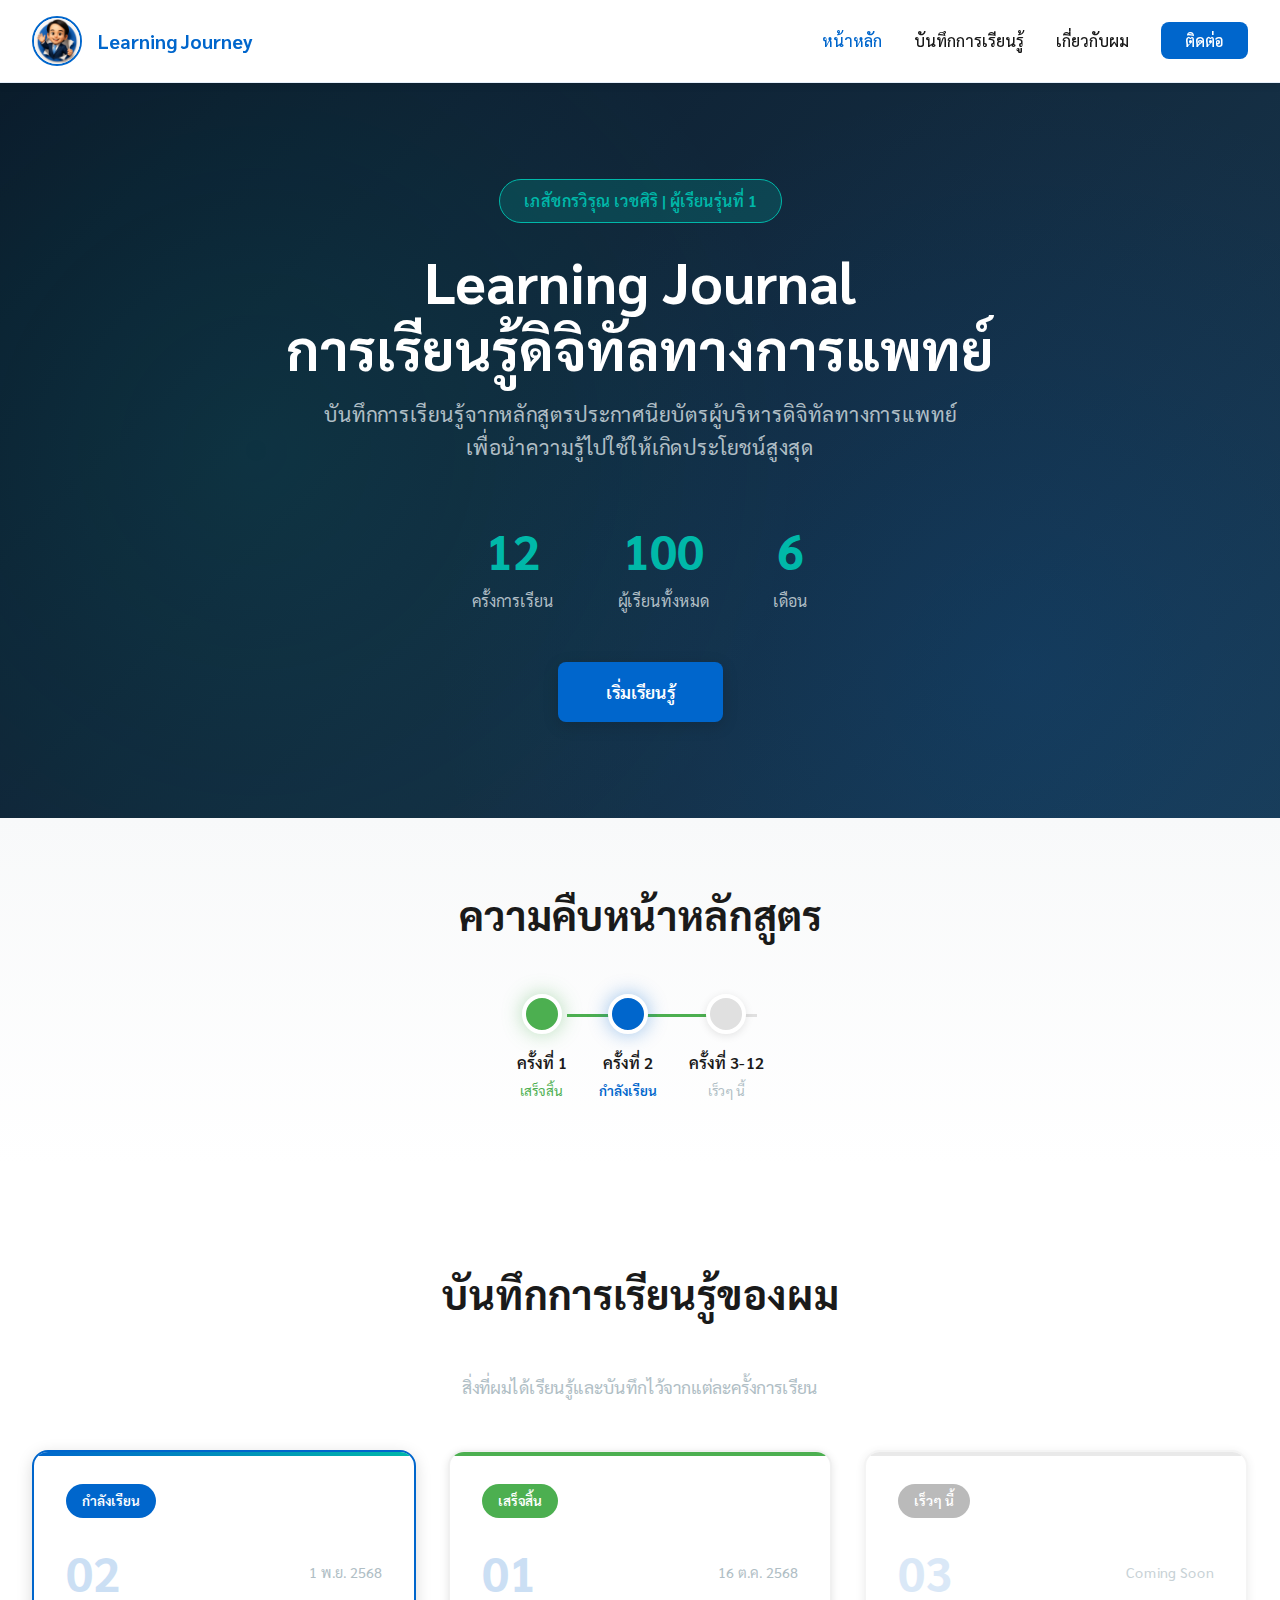
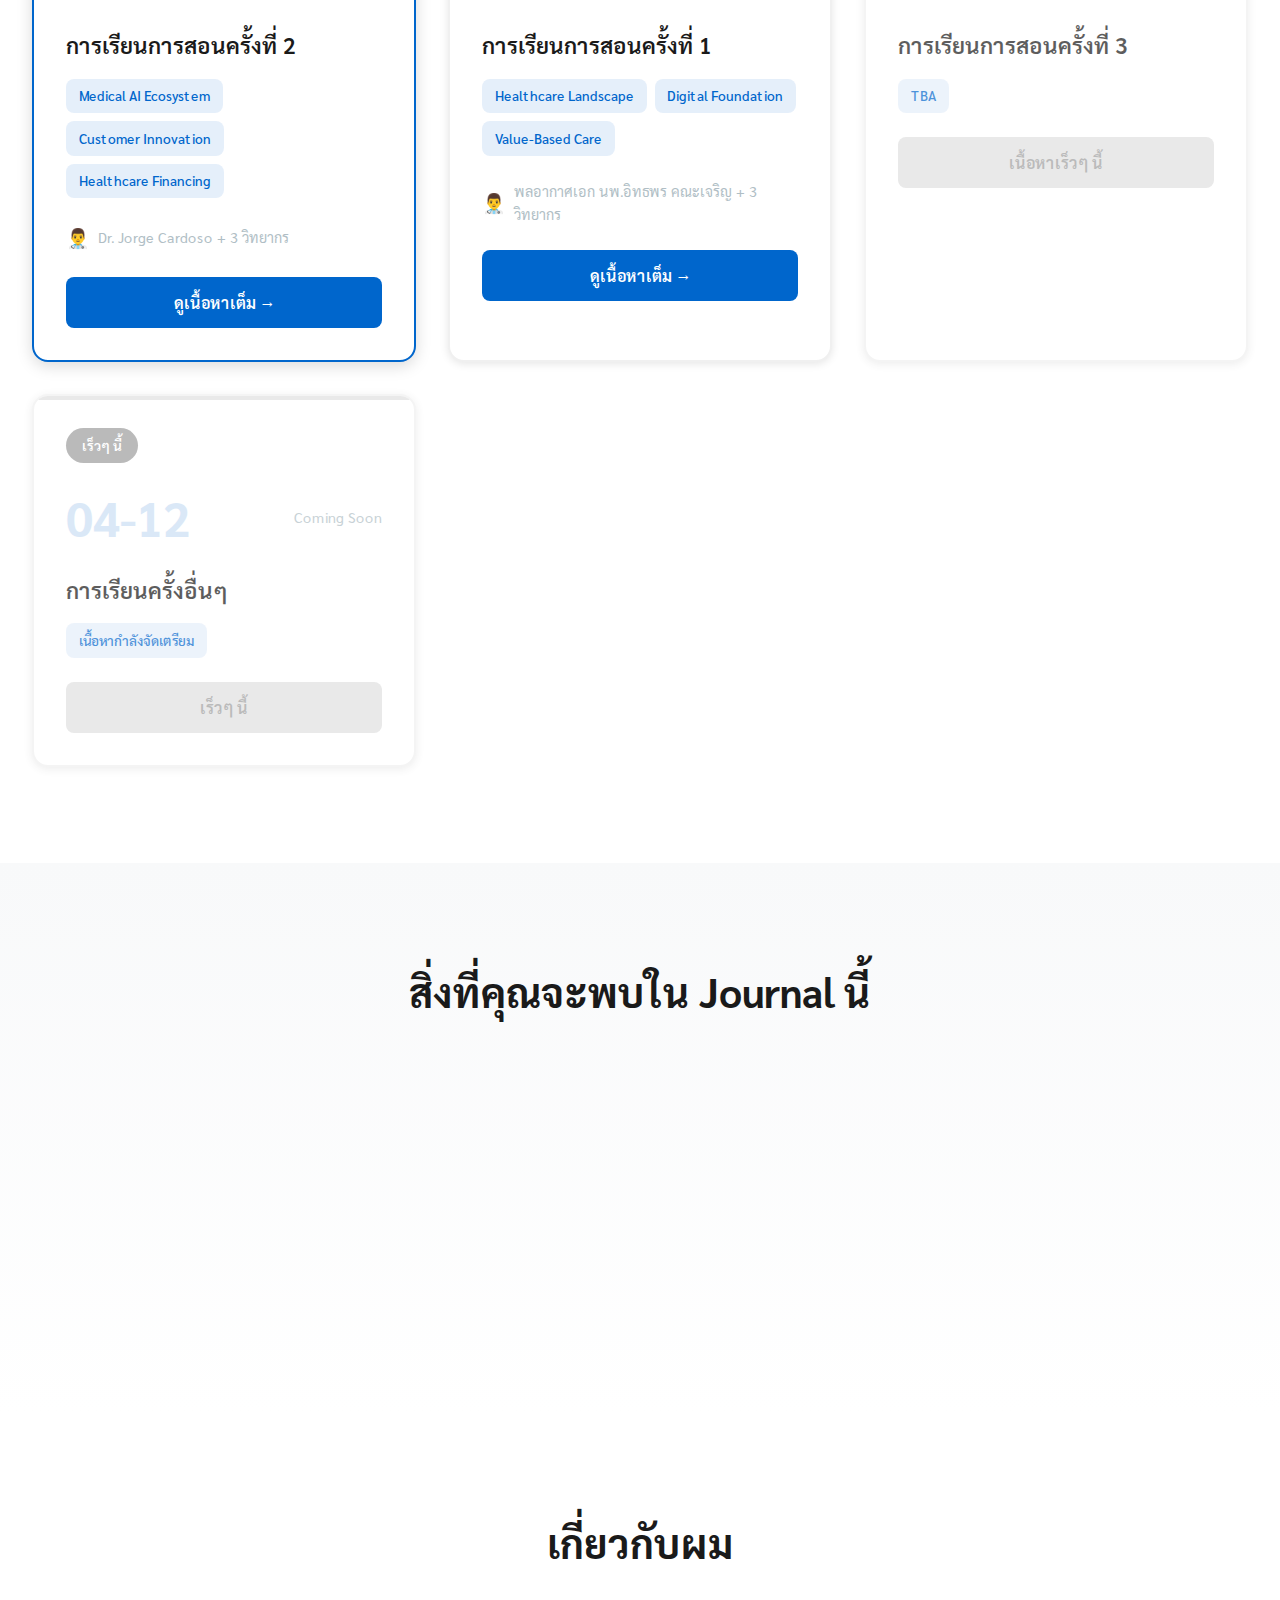
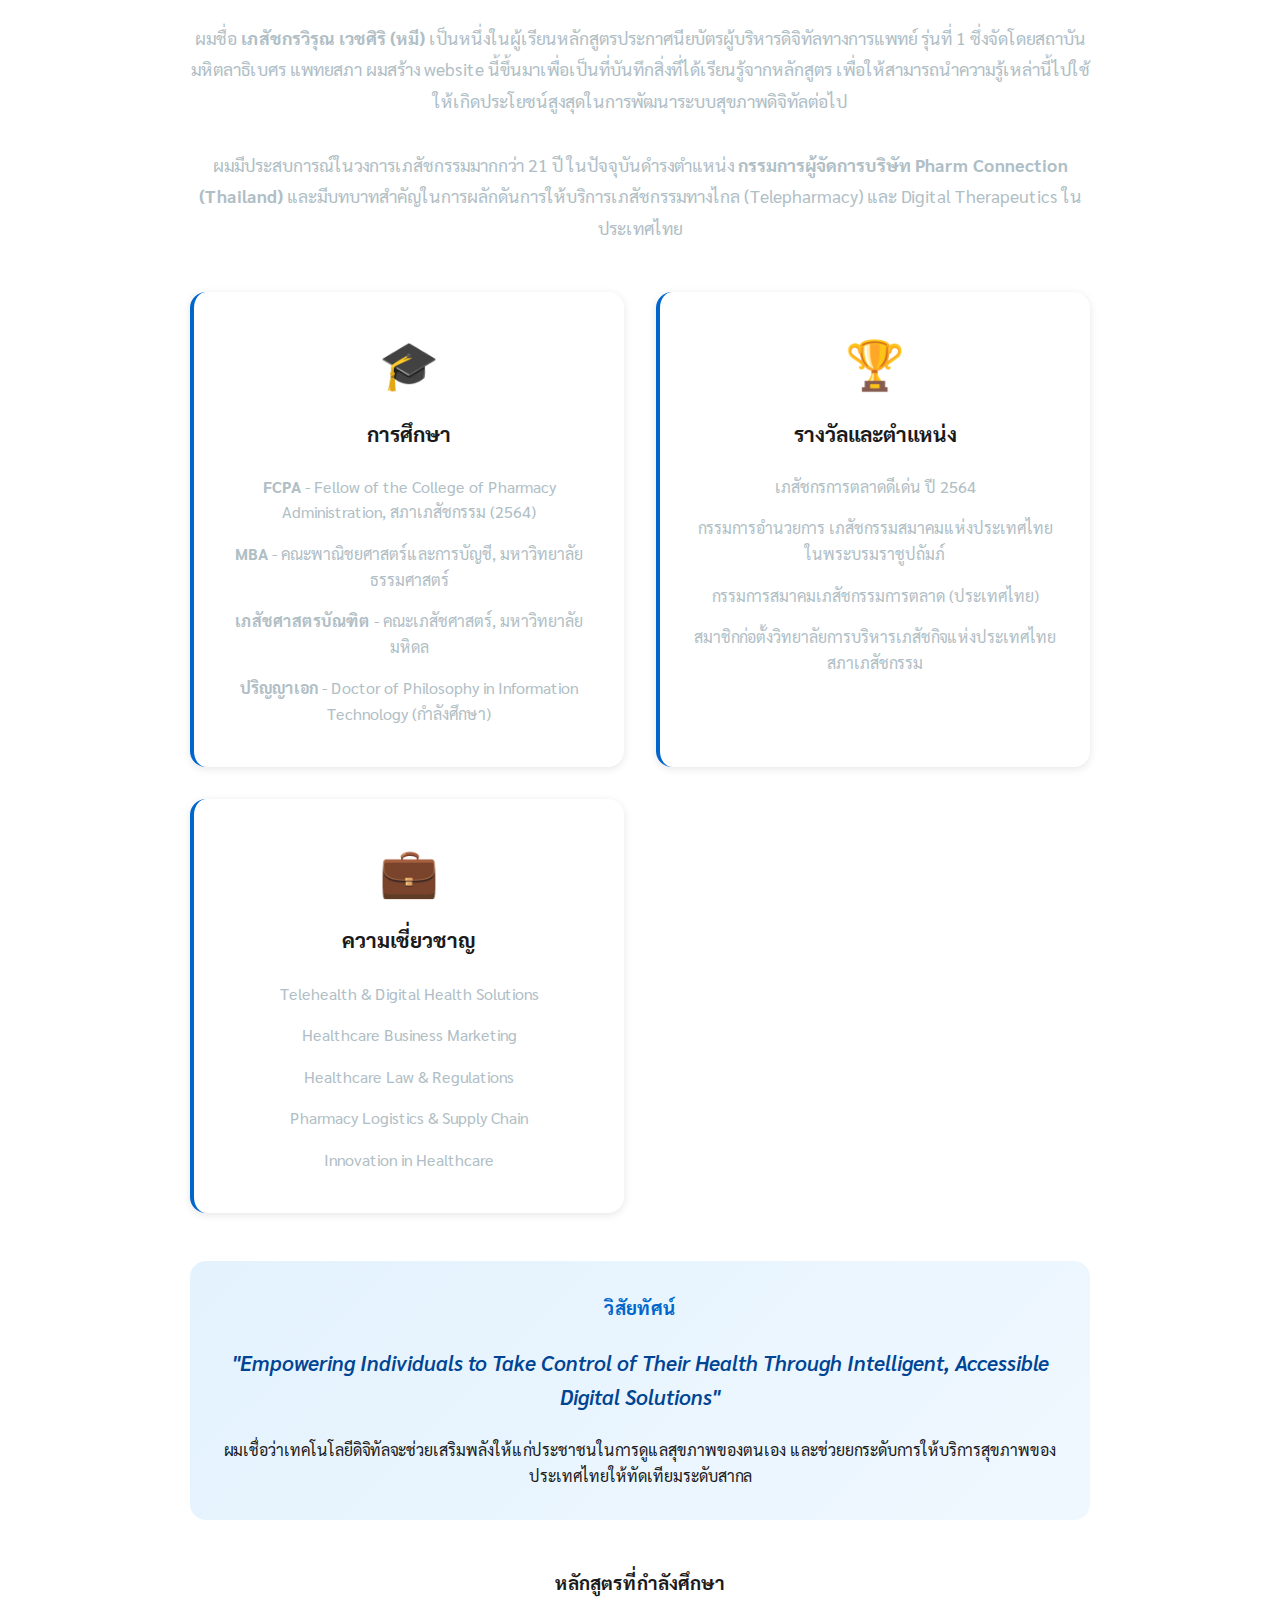
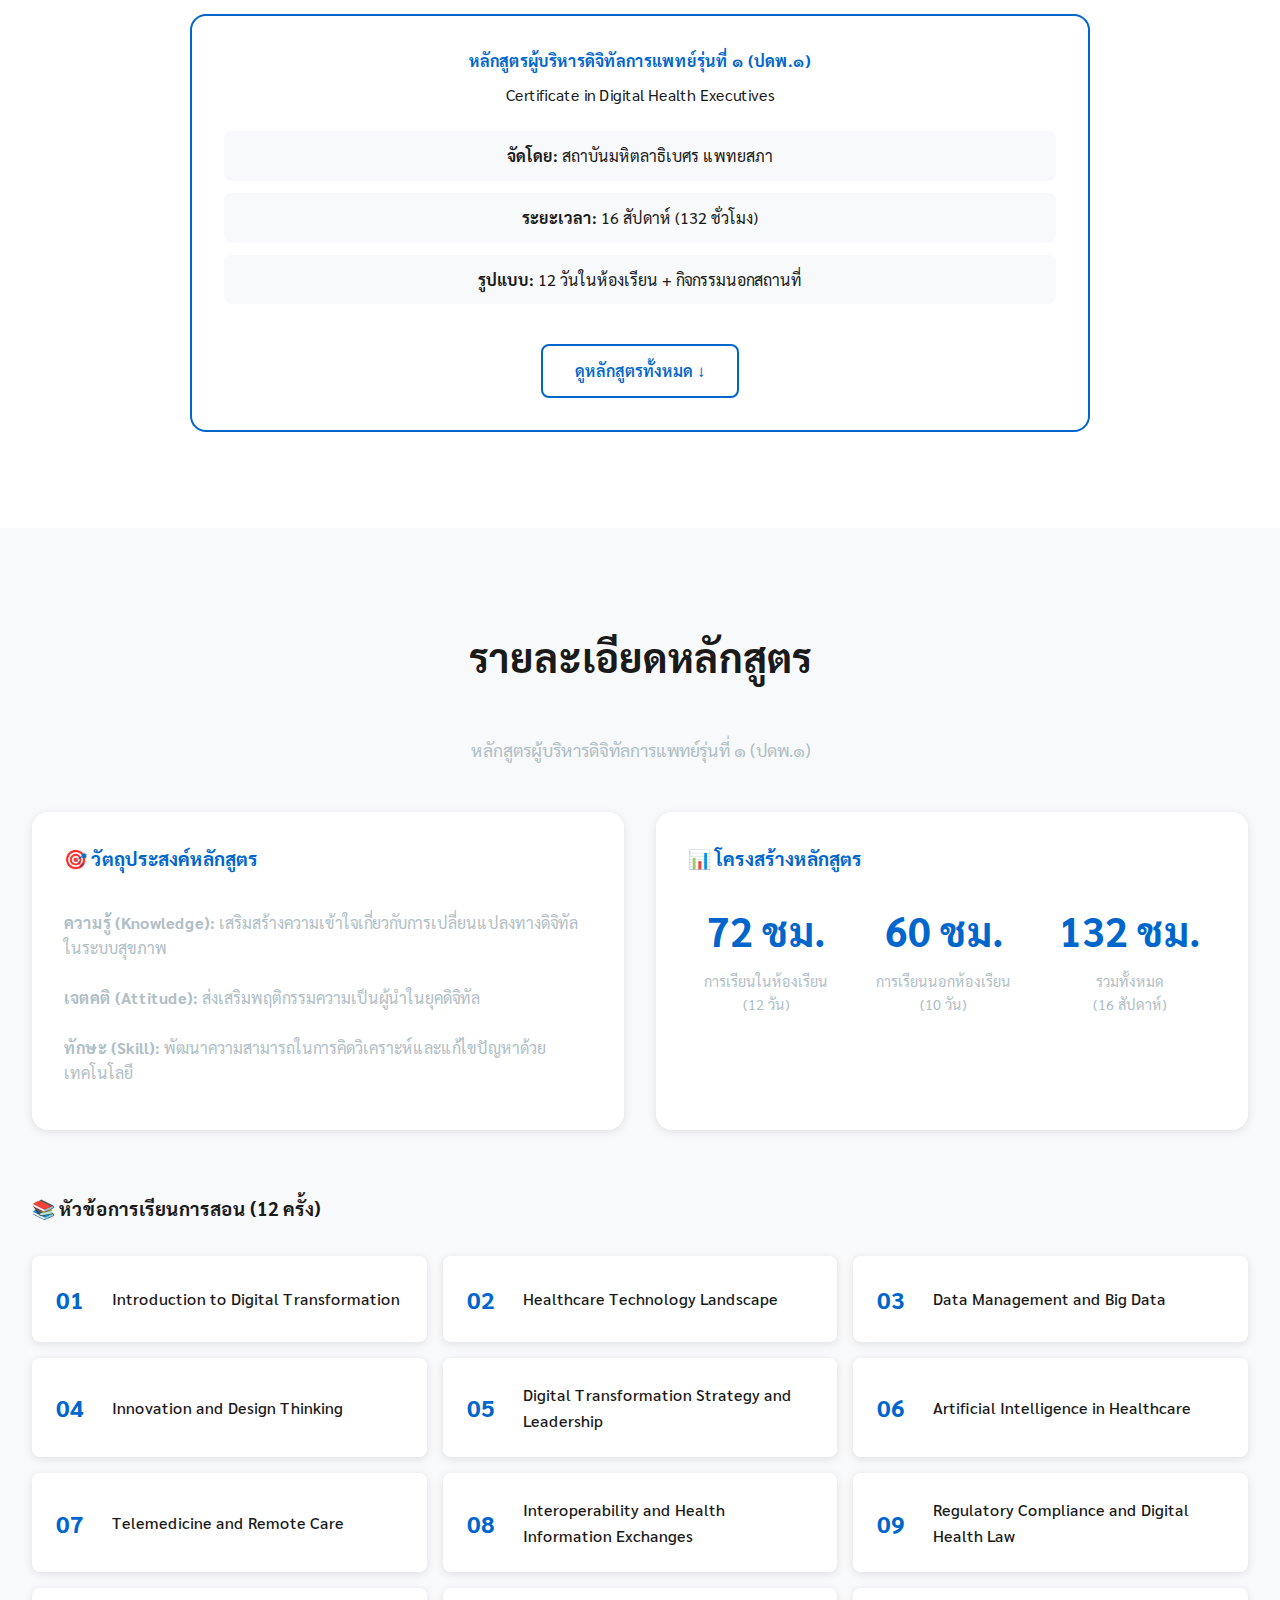
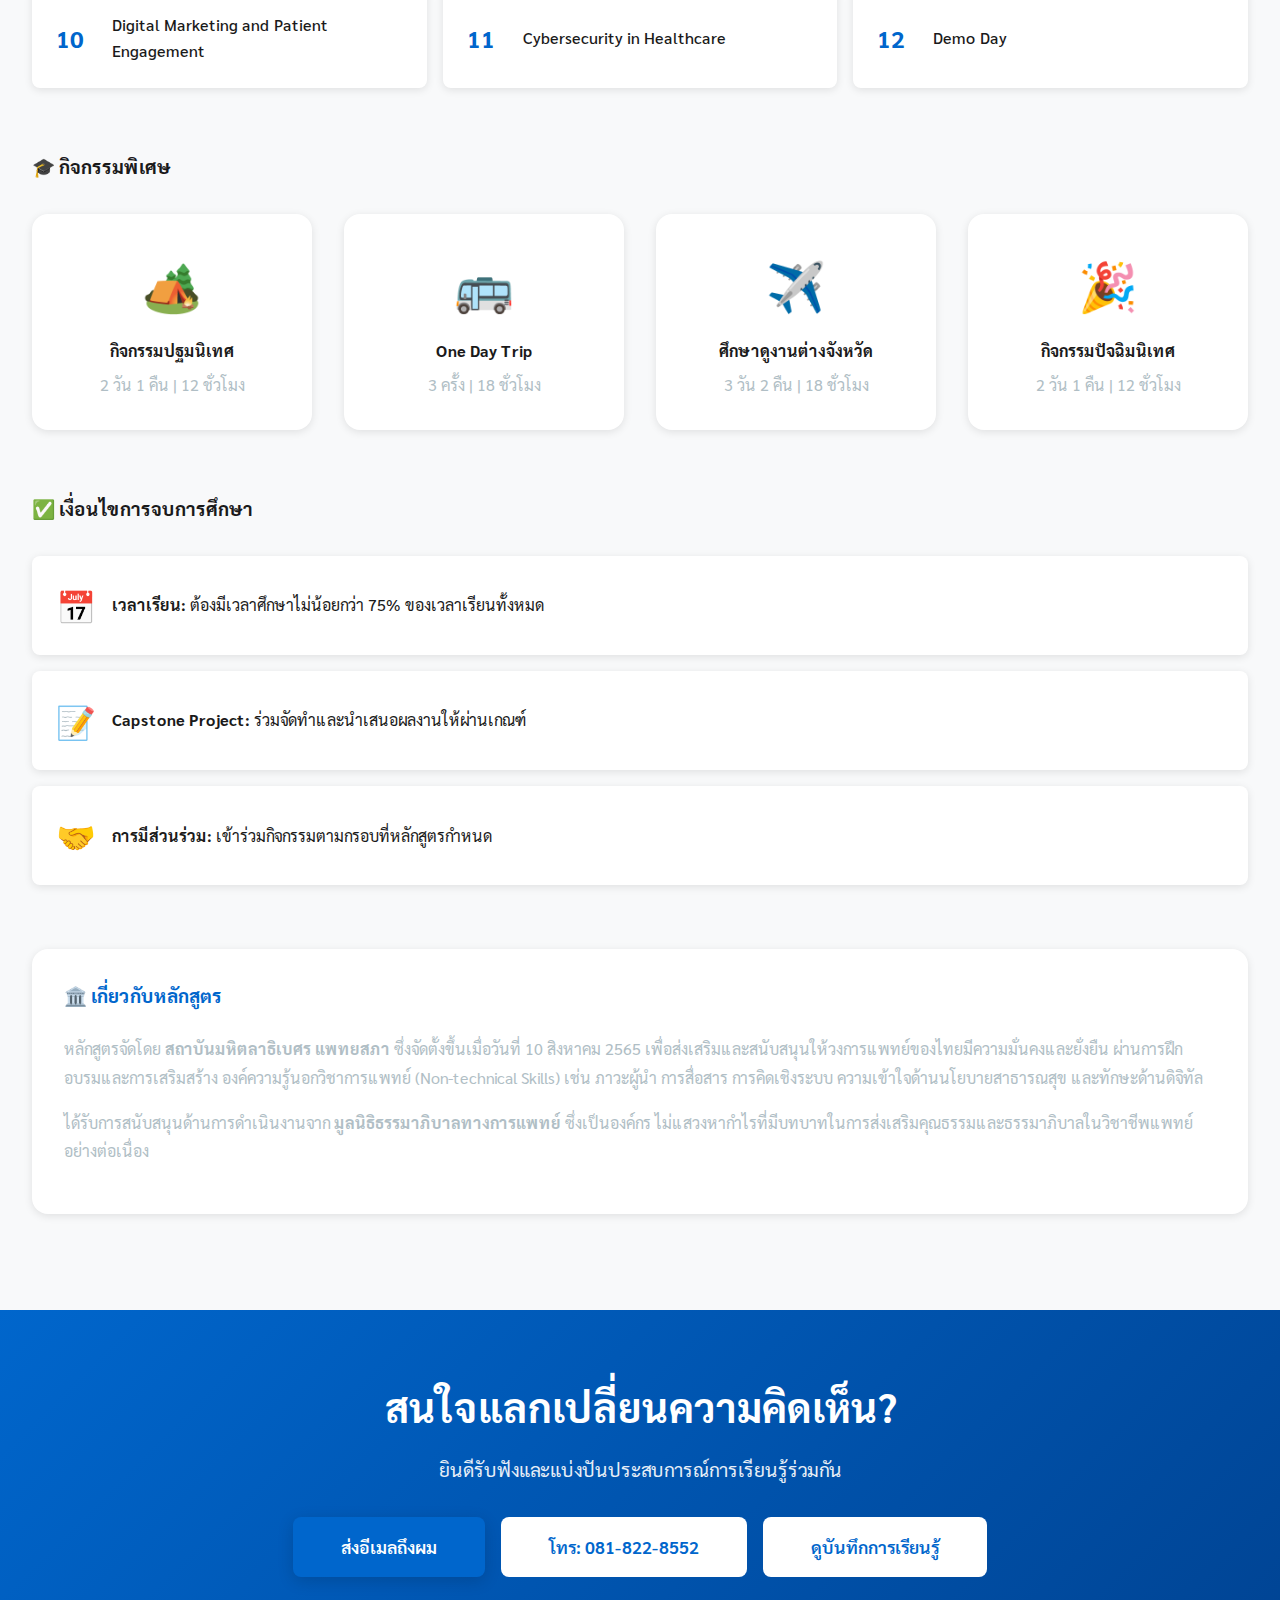
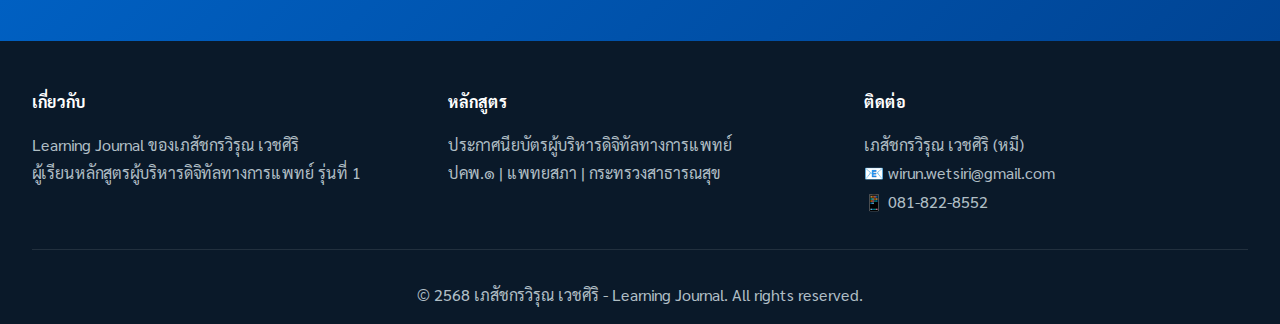
<file: index.html>
<!DOCTYPE html>
<html lang="th">
<head>
    <meta charset="UTF-8">
    <meta name="viewport" content="width=device-width, initial-scale=1.0">
    <title>Learning Journal | เภสัชกรวิรุณ เวชศิริ - Digital Healthcare Leadership</title>
    <link rel="stylesheet" href="styles.css">
    <link href="https://fonts.googleapis.com/css2?family=Sarabun:wght@300;400;600;700&family=Inter:wght@400;600;700&display=swap" rel="stylesheet">
</head>
<body>
    <!-- Navigation -->
    <nav class="navbar">
        <div class="container">
            <div class="nav-brand">
                <img src="wirun-logo.png" alt="เภสัชกรวิรุณ เวชศิริ" class="logo">
                <span class="brand-text">Learning Journey</span>
            </div>
            <ul class="nav-menu">
                <li><a href="index.html" class="active">หน้าหลัก</a></li>
                <li><a href="#sessions">บันทึกการเรียนรู้</a></li>
                <li><a href="#about">เกี่ยวกับผม</a></li>
                <li><a href="#contact" class="btn-contact">ติดต่อ</a></li>
            </ul>
        </div>
    </nav>

    <!-- Hero Section -->
    <section class="hero">
        <div class="hero-overlay"></div>
        <div class="container hero-content">
            <div class="hero-badge">เภสัชกรวิรุณ เวชศิริ | ผู้เรียนรุ่นที่ 1</div>
            <h1 class="hero-title">Learning Journal<br>การเรียนรู้ดิจิทัลทางการแพทย์</h1>
            <p class="hero-subtitle">บันทึกการเรียนรู้จากหลักสูตรประกาศนียบัตรผู้บริหารดิจิทัลทางการแพทย์<br>เพื่อนำความรู้ไปใช้ให้เกิดประโยชน์สูงสุด</p>
            <div class="hero-stats">
                <div class="stat-item">
                    <div class="stat-number">12</div>
                    <div class="stat-label">ครั้งการเรียน</div>
                </div>
                <div class="stat-item">
                    <div class="stat-number">100</div>
                    <div class="stat-label">ผู้เรียนทั้งหมด</div>
                </div>
                <div class="stat-item">
                    <div class="stat-number">6</div>
                    <div class="stat-label">เดือน</div>
                </div>
            </div>
            <a href="#sessions" class="btn-primary">เริ่มเรียนรู้</a>
        </div>
    </section>

    <!-- Progress Tracker -->
    <section class="progress-section">
        <div class="container">
            <h2 class="section-title">ความคืบหน้าหลักสูตร</h2>
            <div class="progress-timeline">
                <div class="timeline-item completed">
                    <div class="timeline-dot"></div>
                    <div class="timeline-content">
                        <span class="timeline-number">ครั้งที่ 1</span>
                        <span class="timeline-status">เสร็จสิ้น</span>
                    </div>
                </div>
                <div class="timeline-item active">
                    <div class="timeline-dot"></div>
                    <div class="timeline-content">
                        <span class="timeline-number">ครั้งที่ 2</span>
                        <span class="timeline-status">กำลังเรียน</span>
                    </div>
                </div>
                <div class="timeline-item">
                    <div class="timeline-dot"></div>
                    <div class="timeline-content">
                        <span class="timeline-number">ครั้งที่ 3-12</span>
                        <span class="timeline-status">เร็วๆ นี้</span>
                    </div>
                </div>
            </div>
        </div>
    </section>

    <!-- Sessions Grid -->
    <section id="sessions" class="sessions-section">
        <div class="container">
            <h2 class="section-title">บันทึกการเรียนรู้ของผม</h2>
            <p class="section-subtitle">สิ่งที่ผมได้เรียนรู้และบันทึกไว้จากแต่ละครั้งการเรียน</p>
            
            <div class="sessions-grid">
                <!-- Session 2 - Active -->
                <div class="session-card featured">
                    <div class="session-badge">กำลังเรียน</div>
                    <div class="session-header">
                        <span class="session-number">02</span>
                        <span class="session-date">1 พ.ย. 2568</span>
                    </div>
                    <h3 class="session-title">การเรียนการสอนครั้งที่ 2</h3>
                    <div class="session-topics">
                        <div class="topic-tag">Medical AI Ecosystem</div>
                        <div class="topic-tag">Customer Innovation</div>
                        <div class="topic-tag">Healthcare Financing</div>
                    </div>
                    <div class="session-speakers">
                        <div class="speaker-info">
                            <span class="speaker-icon">👨‍⚕️</span>
                            <span>Dr. Jorge Cardoso + 3 วิทยากร</span>
                        </div>
                    </div>
                    <a href="session2.html" class="btn-session">ดูเนื้อหาเต็ม →</a>
                </div>

                <!-- Session 1 - Completed -->
                <div class="session-card completed">
                    <div class="session-badge completed">เสร็จสิ้น</div>
                    <div class="session-header">
                        <span class="session-number">01</span>
                        <span class="session-date">16 ต.ค. 2568</span>
                    </div>
                    <h3 class="session-title">การเรียนการสอนครั้งที่ 1</h3>
                    <div class="session-topics">
                        <div class="topic-tag">Healthcare Landscape</div>
                        <div class="topic-tag">Digital Foundation</div>
                        <div class="topic-tag">Value-Based Care</div>
                    </div>
                    <div class="session-speakers">
                        <div class="speaker-info">
                            <span class="speaker-icon">👨‍⚕️</span>
                            <span>พลอากาศเอก นพ.อิทธพร คณะเจริญ + 3 วิทยากร</span>
                        </div>
                    </div>
                    <a href="session1.html" class="btn-session">ดูเนื้อหาเต็ม →</a>
                </div>

                <!-- Upcoming Sessions -->
                <div class="session-card upcoming">
                    <div class="session-badge upcoming">เร็วๆ นี้</div>
                    <div class="session-header">
                        <span class="session-number">03</span>
                        <span class="session-date">Coming Soon</span>
                    </div>
                    <h3 class="session-title">การเรียนการสอนครั้งที่ 3</h3>
                    <div class="session-topics">
                        <div class="topic-tag">TBA</div>
                    </div>
                    <a href="#" class="btn-session disabled">เนื้อหาเร็วๆ นี้</a>
                </div>

                <!-- Template for more sessions -->
                <div class="session-card upcoming">
                    <div class="session-badge upcoming">เร็วๆ นี้</div>
                    <div class="session-header">
                        <span class="session-number">04-12</span>
                        <span class="session-date">Coming Soon</span>
                    </div>
                    <h3 class="session-title">การเรียนครั้งอื่นๆ</h3>
                    <div class="session-topics">
                        <div class="topic-tag">เนื้อหากำลังจัดเตรียม</div>
                    </div>
                    <a href="#" class="btn-session disabled">เร็วๆ นี้</a>
                </div>
            </div>
        </div>
    </section>

    <!-- Key Features -->
    <section class="features-section">
        <div class="container">
            <h2 class="section-title">สิ่งที่คุณจะพบใน Journal นี้</h2>
            <div class="features-grid">
                <div class="feature-card">
                    <div class="feature-icon">📊</div>
                    <h3>สรุปเนื้อหา</h3>
                    <p>บันทึกสรุปสิ่งที่เรียนรู้ในแต่ละครั้งอย่างเข้าใจง่าย</p>
                </div>
                <div class="feature-card">
                    <div class="feature-icon">💡</div>
                    <h3>Insights ส่วนตัว</h3>
                    <p>ข้อคิดและมุมมองจากการนำความรู้ไปปรับใช้</p>
                </div>
                <div class="feature-card">
                    <div class="feature-icon">📑</div>
                    <h3>ทรัพยากรเสริม</h3>
                    <p>เอกสารและแหล่งความรู้ที่น่าสนใจจากการเรียน</p>
                </div>
                <div class="feature-card">
                    <div class="feature-icon">🎯</div>
                    <h3>การนำไปใช้</h3>
                    <p>แนวทางการประยุกต์ใช้ความรู้ในบริบทจริง</p>
                </div>
            </div>
        </div>
    </section>

    <!-- About Section -->
    <section id="about" class="about-section">
        <div class="container">
            <div class="about-content">
                <h2 class="section-title">เกี่ยวกับผม</h2>
                <div class="about-intro">
                    <p class="about-text">
                        ผมชื่อ <strong>เภสัชกรวิรุณ เวชศิริ (หมี)</strong> เป็นหนึ่งในผู้เรียนหลักสูตรประกาศนียบัตรผู้บริหารดิจิทัลทางการแพทย์ รุ่นที่ 1
                        ซึ่งจัดโดยสถาบันมหิตลาธิเบศร แพทยสภา ผมสร้าง website นี้ขึ้นมาเพื่อเป็นที่บันทึกสิ่งที่ได้เรียนรู้จากหลักสูตร
                        เพื่อให้สามารถนำความรู้เหล่านี้ไปใช้ให้เกิดประโยชน์สูงสุดในการพัฒนาระบบสุขภาพดิจิทัลต่อไป
                    </p>
                    <p class="about-text">
                        ผมมีประสบการณ์ในวงการเภสัชกรรมมากกว่า 21 ปี ในปัจจุบันดำรงตำแหน่ง <strong>กรรมการผู้จัดการบริษัท Pharm Connection (Thailand)</strong>
                        และมีบทบาทสำคัญในการผลักดันการให้บริการเภสัชกรรมทางไกล (Telepharmacy) และ Digital Therapeutics ในประเทศไทย
                    </p>
                </div>

                <div class="about-highlights">
                    <div class="highlight-card">
                        <div class="highlight-icon">🎓</div>
                        <h3>การศึกษา</h3>
                        <ul>
                            <li><strong>FCPA</strong> - Fellow of the College of Pharmacy Administration, สภาเภสัชกรรม (2564)</li>
                            <li><strong>MBA</strong> - คณะพาณิชยศาสตร์และการบัญชี, มหาวิทยาลัยธรรมศาสตร์</li>
                            <li><strong>เภสัชศาสตรบัณฑิต</strong> - คณะเภสัชศาสตร์, มหาวิทยาลัยมหิดล</li>
                            <li><strong>ปริญญาเอก</strong> - Doctor of Philosophy in Information Technology (กำลังศึกษา)</li>
                        </ul>
                    </div>

                    <div class="highlight-card">
                        <div class="highlight-icon">🏆</div>
                        <h3>รางวัลและตำแหน่ง</h3>
                        <ul>
                            <li>เภสัชกรการตลาดดีเด่น ปี 2564</li>
                            <li>กรรมการอำนวยการ เภสัชกรรมสมาคมแห่งประเทศไทย ในพระบรมราชูปถัมภ์</li>
                            <li>กรรมการสมาคมเภสัชกรรมการตลาด (ประเทศไทย)</li>
                            <li>สมาชิกก่อตั้งวิทยาลัยการบริหารเภสัชกิจแห่งประเทศไทย สภาเภสัชกรรม</li>
                        </ul>
                    </div>

                    <div class="highlight-card">
                        <div class="highlight-icon">💼</div>
                        <h3>ความเชี่ยวชาญ</h3>
                        <ul>
                            <li>Telehealth & Digital Health Solutions</li>
                            <li>Healthcare Business Marketing</li>
                            <li>Healthcare Law & Regulations</li>
                            <li>Pharmacy Logistics & Supply Chain</li>
                            <li>Innovation in Healthcare</li>
                        </ul>
                    </div>
                </div>

                <div class="about-vision">
                    <h3>วิสัยทัศน์</h3>
                    <p class="vision-quote">"Empowering Individuals to Take Control of Their Health Through Intelligent, Accessible Digital Solutions"</p>
                    <p>ผมเชื่อว่าเทคโนโลยีดิจิทัลจะช่วยเสริมพลังให้แก่ประชาชนในการดูแลสุขภาพของตนเอง และช่วยยกระดับการให้บริการสุขภาพของประเทศไทยให้ทัดเทียมระดับสากล</p>
                </div>

                <div class="about-course-info">
                    <h3>หลักสูตรที่กำลังศึกษา</h3>
                    <div class="course-box">
                        <h4>หลักสูตรผู้บริหารดิจิทัลการแพทย์รุ่นที่ ๑ (ปดพ.๑)</h4>
                        <p>Certificate in Digital Health Executives</p>
                        <div class="course-details">
                            <div class="course-detail-item">
                                <strong>จัดโดย:</strong> สถาบันมหิตลาธิเบศร แพทยสภา
                            </div>
                            <div class="course-detail-item">
                                <strong>ระยะเวลา:</strong> 16 สัปดาห์ (132 ชั่วโมง)
                            </div>
                            <div class="course-detail-item">
                                <strong>รูปแบบ:</strong> 12 วันในห้องเรียน + กิจกรรมนอกสถานที่
                            </div>
                        </div>
                        <a href="#course-curriculum" class="btn-outline-dark">ดูหลักสูตรทั้งหมด ↓</a>
                    </div>
                </div>
            </div>
        </div>
    </section>

    <!-- Course Curriculum Section -->
    <section id="course-curriculum" class="curriculum-section">
        <div class="container">
            <h2 class="section-title">รายละเอียดหลักสูตร</h2>
            <p class="section-subtitle">หลักสูตรผู้บริหารดิจิทัลการแพทย์รุ่นที่ ๑ (ปดพ.๑)</p>

            <div class="curriculum-intro">
                <div class="curriculum-card">
                    <h3>🎯 วัตถุประสงค์หลักสูตร</h3>
                    <ul>
                        <li><strong>ความรู้ (Knowledge):</strong> เสริมสร้างความเข้าใจเกี่ยวกับการเปลี่ยนแปลงทางดิจิทัลในระบบสุขภาพ</li>
                        <li><strong>เจตคติ (Attitude):</strong> ส่งเสริมพฤติกรรมความเป็นผู้นำในยุคดิจิทัล</li>
                        <li><strong>ทักษะ (Skill):</strong> พัฒนาความสามารถในการคิดวิเคราะห์และแก้ไขปัญหาด้วยเทคโนโลยี</li>
                    </ul>
                </div>

                <div class="curriculum-card">
                    <h3>📊 โครงสร้างหลักสูตร</h3>
                    <div class="course-structure">
                        <div class="structure-item">
                            <div class="structure-number">72 ชม.</div>
                            <div class="structure-label">การเรียนในห้องเรียน<br>(12 วัน)</div>
                        </div>
                        <div class="structure-item">
                            <div class="structure-number">60 ชม.</div>
                            <div class="structure-label">การเรียนนอกห้องเรียน<br>(10 วัน)</div>
                        </div>
                        <div class="structure-item">
                            <div class="structure-number">132 ชม.</div>
                            <div class="structure-label">รวมทั้งหมด<br>(16 สัปดาห์)</div>
                        </div>
                    </div>
                </div>
            </div>

            <div class="curriculum-topics">
                <h3>📚 หัวข้อการเรียนการสอน (12 ครั้ง)</h3>
                <div class="topics-grid">
                    <div class="topic-item">
                        <span class="topic-num">01</span>
                        <span class="topic-name">Introduction to Digital Transformation</span>
                    </div>
                    <div class="topic-item">
                        <span class="topic-num">02</span>
                        <span class="topic-name">Healthcare Technology Landscape</span>
                    </div>
                    <div class="topic-item">
                        <span class="topic-num">03</span>
                        <span class="topic-name">Data Management and Big Data</span>
                    </div>
                    <div class="topic-item">
                        <span class="topic-num">04</span>
                        <span class="topic-name">Innovation and Design Thinking</span>
                    </div>
                    <div class="topic-item">
                        <span class="topic-num">05</span>
                        <span class="topic-name">Digital Transformation Strategy and Leadership</span>
                    </div>
                    <div class="topic-item">
                        <span class="topic-num">06</span>
                        <span class="topic-name">Artificial Intelligence in Healthcare</span>
                    </div>
                    <div class="topic-item">
                        <span class="topic-num">07</span>
                        <span class="topic-name">Telemedicine and Remote Care</span>
                    </div>
                    <div class="topic-item">
                        <span class="topic-num">08</span>
                        <span class="topic-name">Interoperability and Health Information Exchanges</span>
                    </div>
                    <div class="topic-item">
                        <span class="topic-num">09</span>
                        <span class="topic-name">Regulatory Compliance and Digital Health Law</span>
                    </div>
                    <div class="topic-item">
                        <span class="topic-num">10</span>
                        <span class="topic-name">Digital Marketing and Patient Engagement</span>
                    </div>
                    <div class="topic-item">
                        <span class="topic-num">11</span>
                        <span class="topic-name">Cybersecurity in Healthcare</span>
                    </div>
                    <div class="topic-item">
                        <span class="topic-num">12</span>
                        <span class="topic-name">Demo Day</span>
                    </div>
                </div>
            </div>

            <div class="curriculum-activities">
                <h3>🎓 กิจกรรมพิเศษ</h3>
                <div class="activities-grid">
                    <div class="activity-card">
                        <div class="activity-icon">🏕️</div>
                        <h4>กิจกรรมปฐมนิเทศ</h4>
                        <p>2 วัน 1 คืน | 12 ชั่วโมง</p>
                    </div>
                    <div class="activity-card">
                        <div class="activity-icon">🚌</div>
                        <h4>One Day Trip</h4>
                        <p>3 ครั้ง | 18 ชั่วโมง</p>
                    </div>
                    <div class="activity-card">
                        <div class="activity-icon">✈️</div>
                        <h4>ศึกษาดูงานต่างจังหวัด</h4>
                        <p>3 วัน 2 คืน | 18 ชั่วโมง</p>
                    </div>
                    <div class="activity-card">
                        <div class="activity-icon">🎉</div>
                        <h4>กิจกรรมปัจฉิมนิเทศ</h4>
                        <p>2 วัน 1 คืน | 12 ชั่วโมง</p>
                    </div>
                </div>
            </div>

            <div class="curriculum-requirements">
                <h3>✅ เงื่อนไขการจบการศึกษา</h3>
                <div class="requirements-list">
                    <div class="requirement-item">
                        <span class="req-icon">📅</span>
                        <div>
                            <strong>เวลาเรียน:</strong> ต้องมีเวลาศึกษาไม่น้อยกว่า 75% ของเวลาเรียนทั้งหมด
                        </div>
                    </div>
                    <div class="requirement-item">
                        <span class="req-icon">📝</span>
                        <div>
                            <strong>Capstone Project:</strong> ร่วมจัดทำและนำเสนอผลงานให้ผ่านเกณฑ์
                        </div>
                    </div>
                    <div class="requirement-item">
                        <span class="req-icon">🤝</span>
                        <div>
                            <strong>การมีส่วนร่วม:</strong> เข้าร่วมกิจกรรมตามกรอบที่หลักสูตรกำหนด
                        </div>
                    </div>
                </div>
            </div>

            <div class="curriculum-organizer">
                <h3>🏛️ เกี่ยวกับหลักสูตร</h3>
                <p>
                    หลักสูตรจัดโดย <strong>สถาบันมหิตลาธิเบศร แพทยสภา</strong> ซึ่งจัดตั้งขึ้นเมื่อวันที่ 10 สิงหาคม 2565
                    เพื่อส่งเสริมและสนับสนุนให้วงการแพทย์ของไทยมีความมั่นคงและยั่งยืน ผ่านการฝึกอบรมและการเสริมสร้าง
                    องค์ความรู้นอกวิชาการแพทย์ (Non-technical Skills) เช่น ภาวะผู้นำ การสื่อสาร การคิดเชิงระบบ
                    ความเข้าใจด้านนโยบายสาธารณสุข และทักษะด้านดิจิทัล
                </p>
                <p>
                    ได้รับการสนับสนุนด้านการดำเนินงานจาก <strong>มูลนิธิธรรมาภิบาลทางการแพทย์</strong> ซึ่งเป็นองค์กร
                    ไม่แสวงหากำไรที่มีบทบาทในการส่งเสริมคุณธรรมและธรรมาภิบาลในวิชาชีพแพทย์อย่างต่อเนื่อง
                </p>
            </div>
        </div>
    </section>

    <!-- CTA Section -->
    <section id="contact" class="cta-section">
        <div class="container">
            <div class="cta-content">
                <h2 class="cta-title">สนใจแลกเปลี่ยนความคิดเห็น?</h2>
                <p class="cta-text">ยินดีรับฟังและแบ่งปันประสบการณ์การเรียนรู้ร่วมกัน</p>
                <div class="cta-buttons">
                    <a href="mailto:wirun.wetsiri@gmail.com" class="btn-primary">ส่งอีเมลถึงผม</a>
                    <a href="tel:+66818228552" class="btn-secondary">โทร: 081-822-8552</a>
                    <a href="#sessions" class="btn-secondary">ดูบันทึกการเรียนรู้</a>
                </div>
            </div>
        </div>
    </section>

    <!-- Footer -->
    <footer class="footer">
        <div class="container">
            <div class="footer-content">
                <div class="footer-section">
                    <h4>เกี่ยวกับ</h4>
                    <p>Learning Journal ของเภสัชกรวิรุณ เวชศิริ<br>ผู้เรียนหลักสูตรผู้บริหารดิจิทัลทางการแพทย์ รุ่นที่ 1</p>
                </div>
                <div class="footer-section">
                    <h4>หลักสูตร</h4>
                    <p>ประกาศนียบัตรผู้บริหารดิจิทัลทางการแพทย์<br>ปคพ.๑ | แพทยสภา | กระทรวงสาธารณสุข</p>
                </div>
                <div class="footer-section">
                    <h4>ติดต่อ</h4>
                    <p>เภสัชกรวิรุณ เวชศิริ (หมี)<br>
                    📧 wirun.wetsiri@gmail.com<br>
                    📱 081-822-8552</p>
                </div>
            </div>
            <div class="footer-bottom">
                <p>&copy; 2568 เภสัชกรวิรุณ เวชศิริ - Learning Journal. All rights reserved.</p>
            </div>
        </div>
    </footer>

    <script src="script.js"></script>
</body>
</html>
</file>
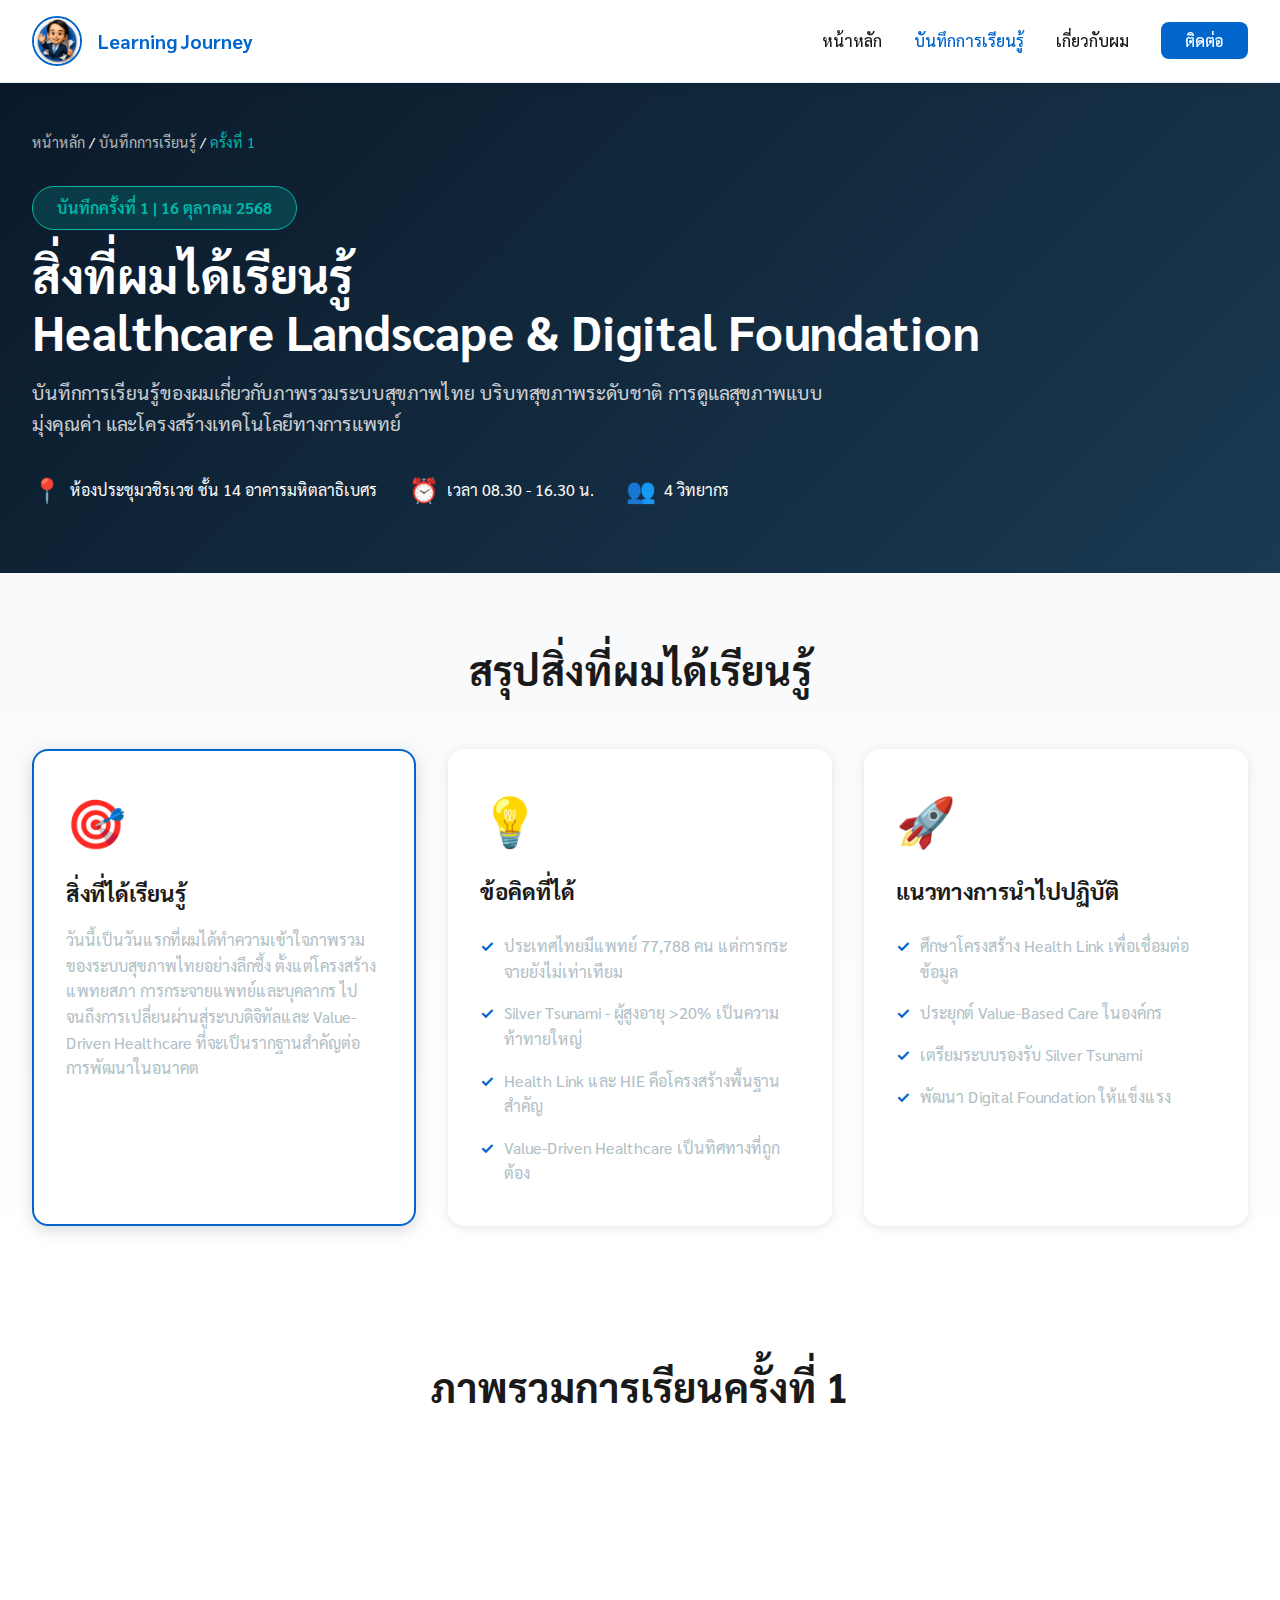
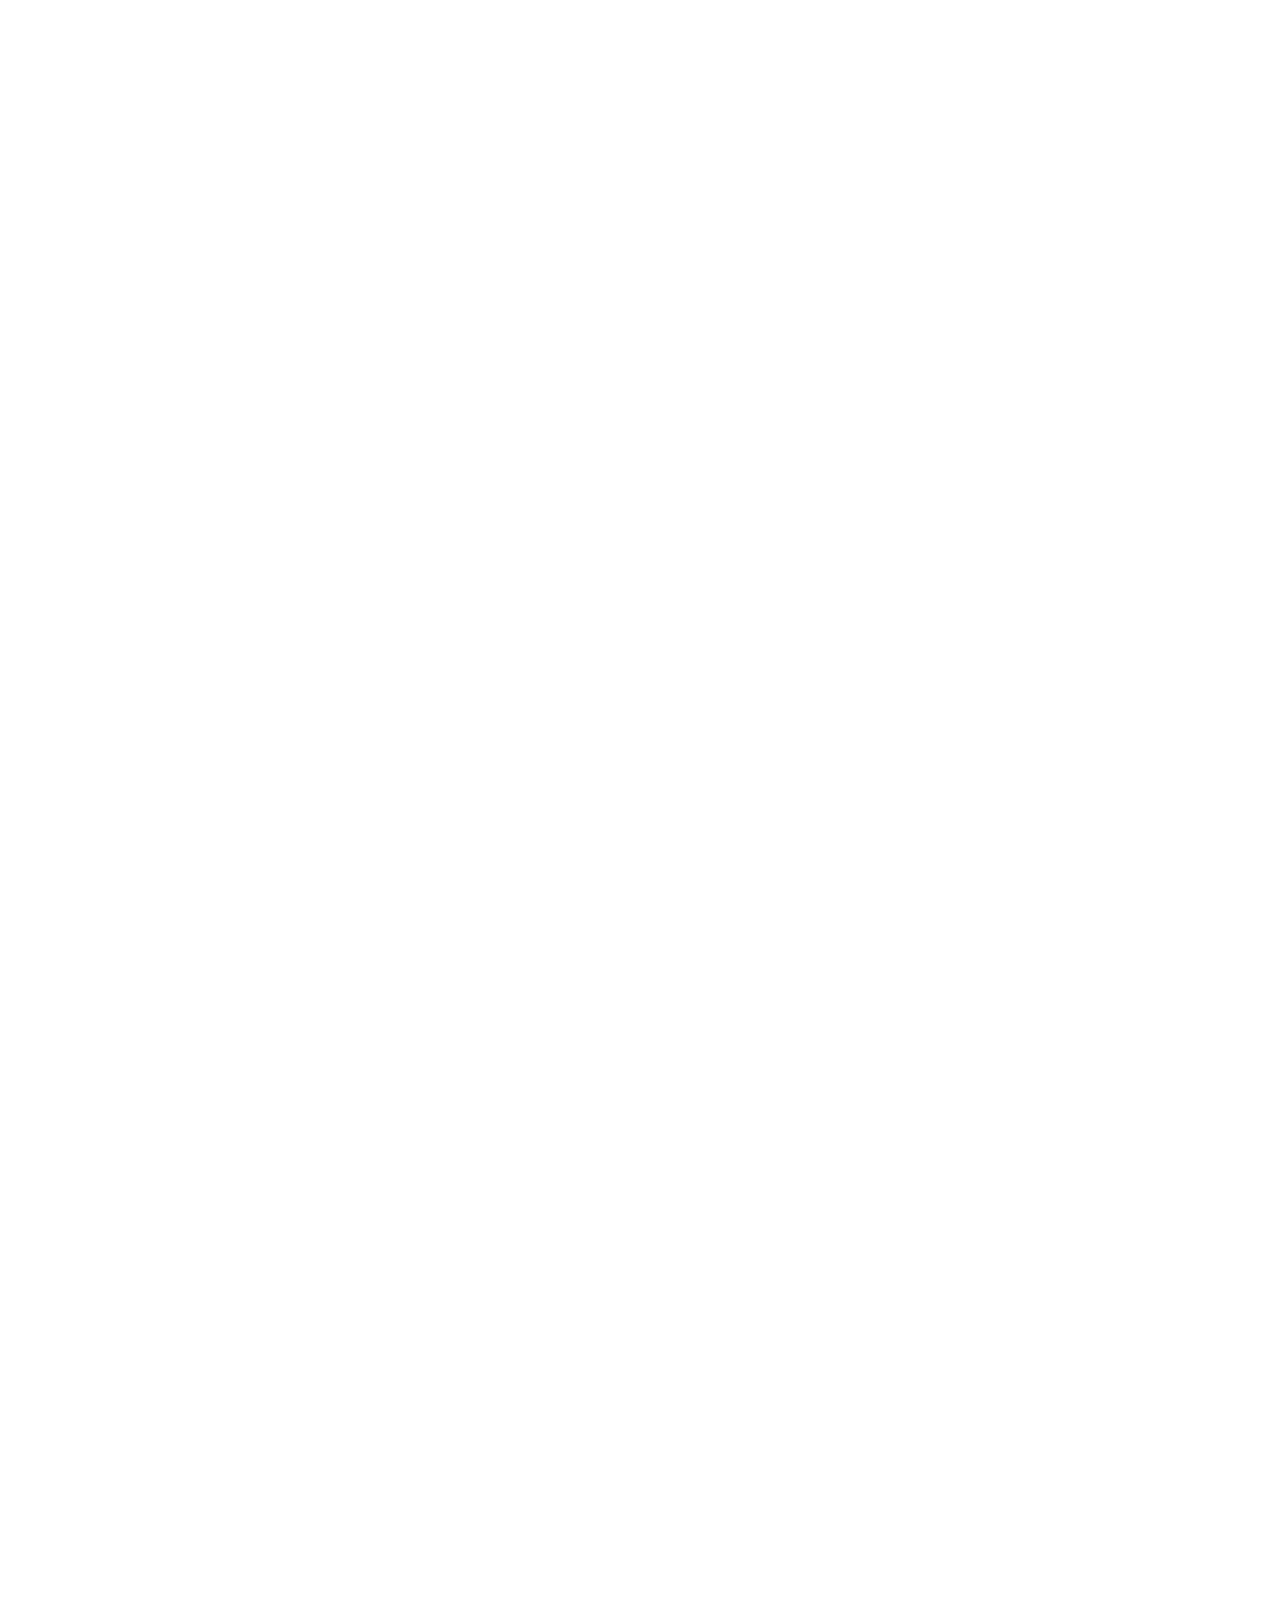
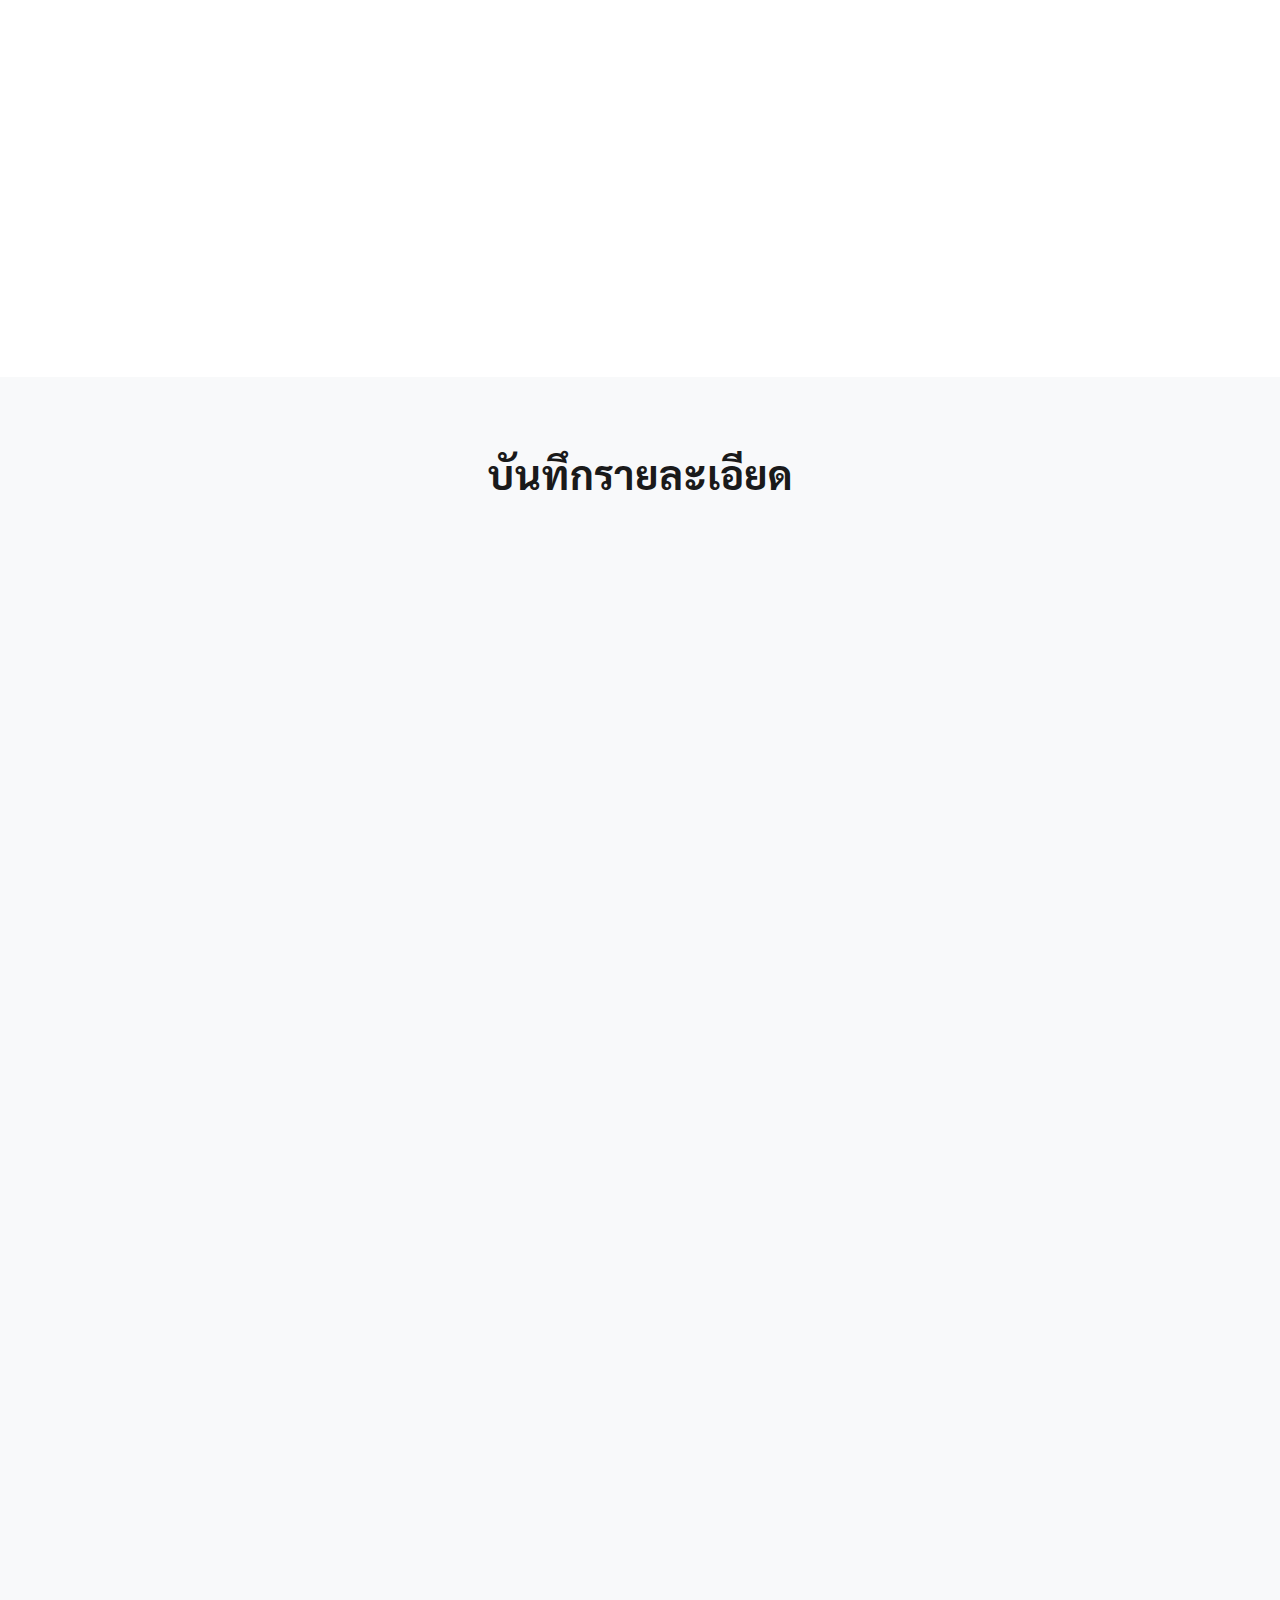
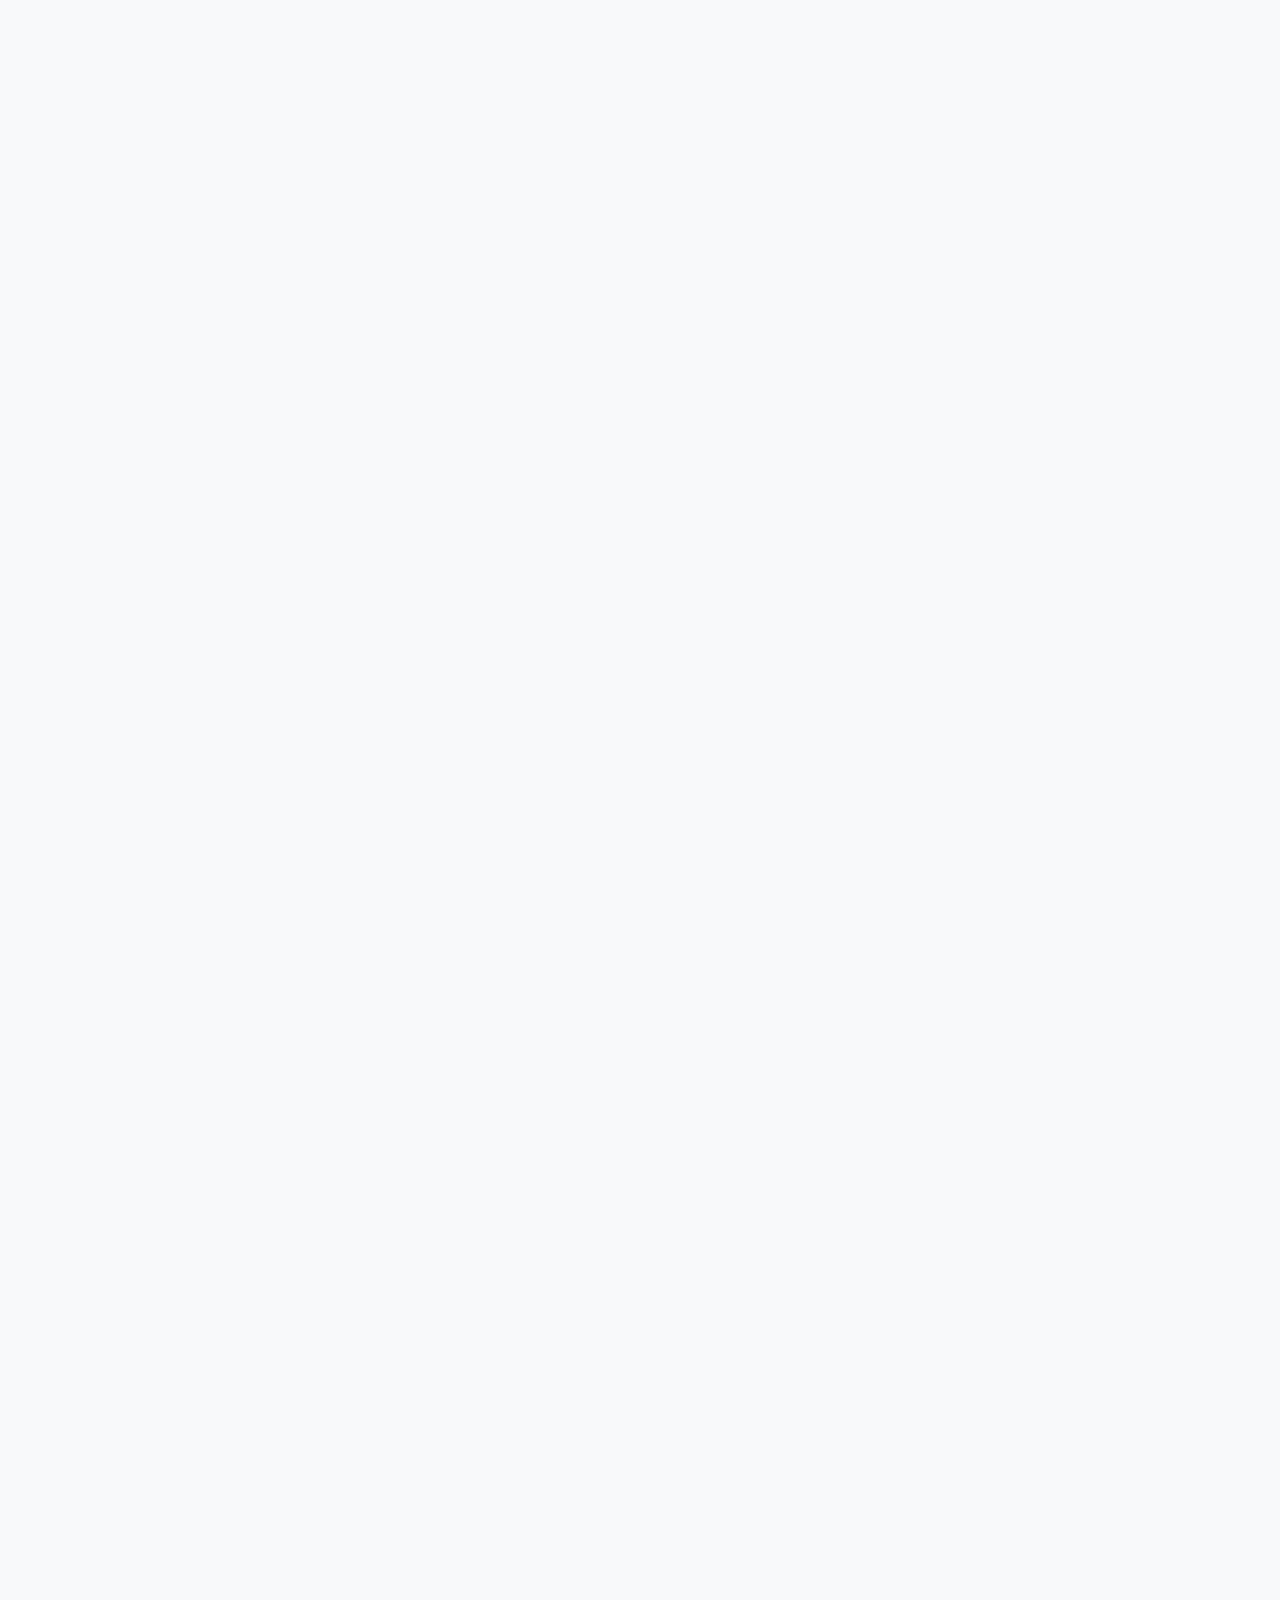
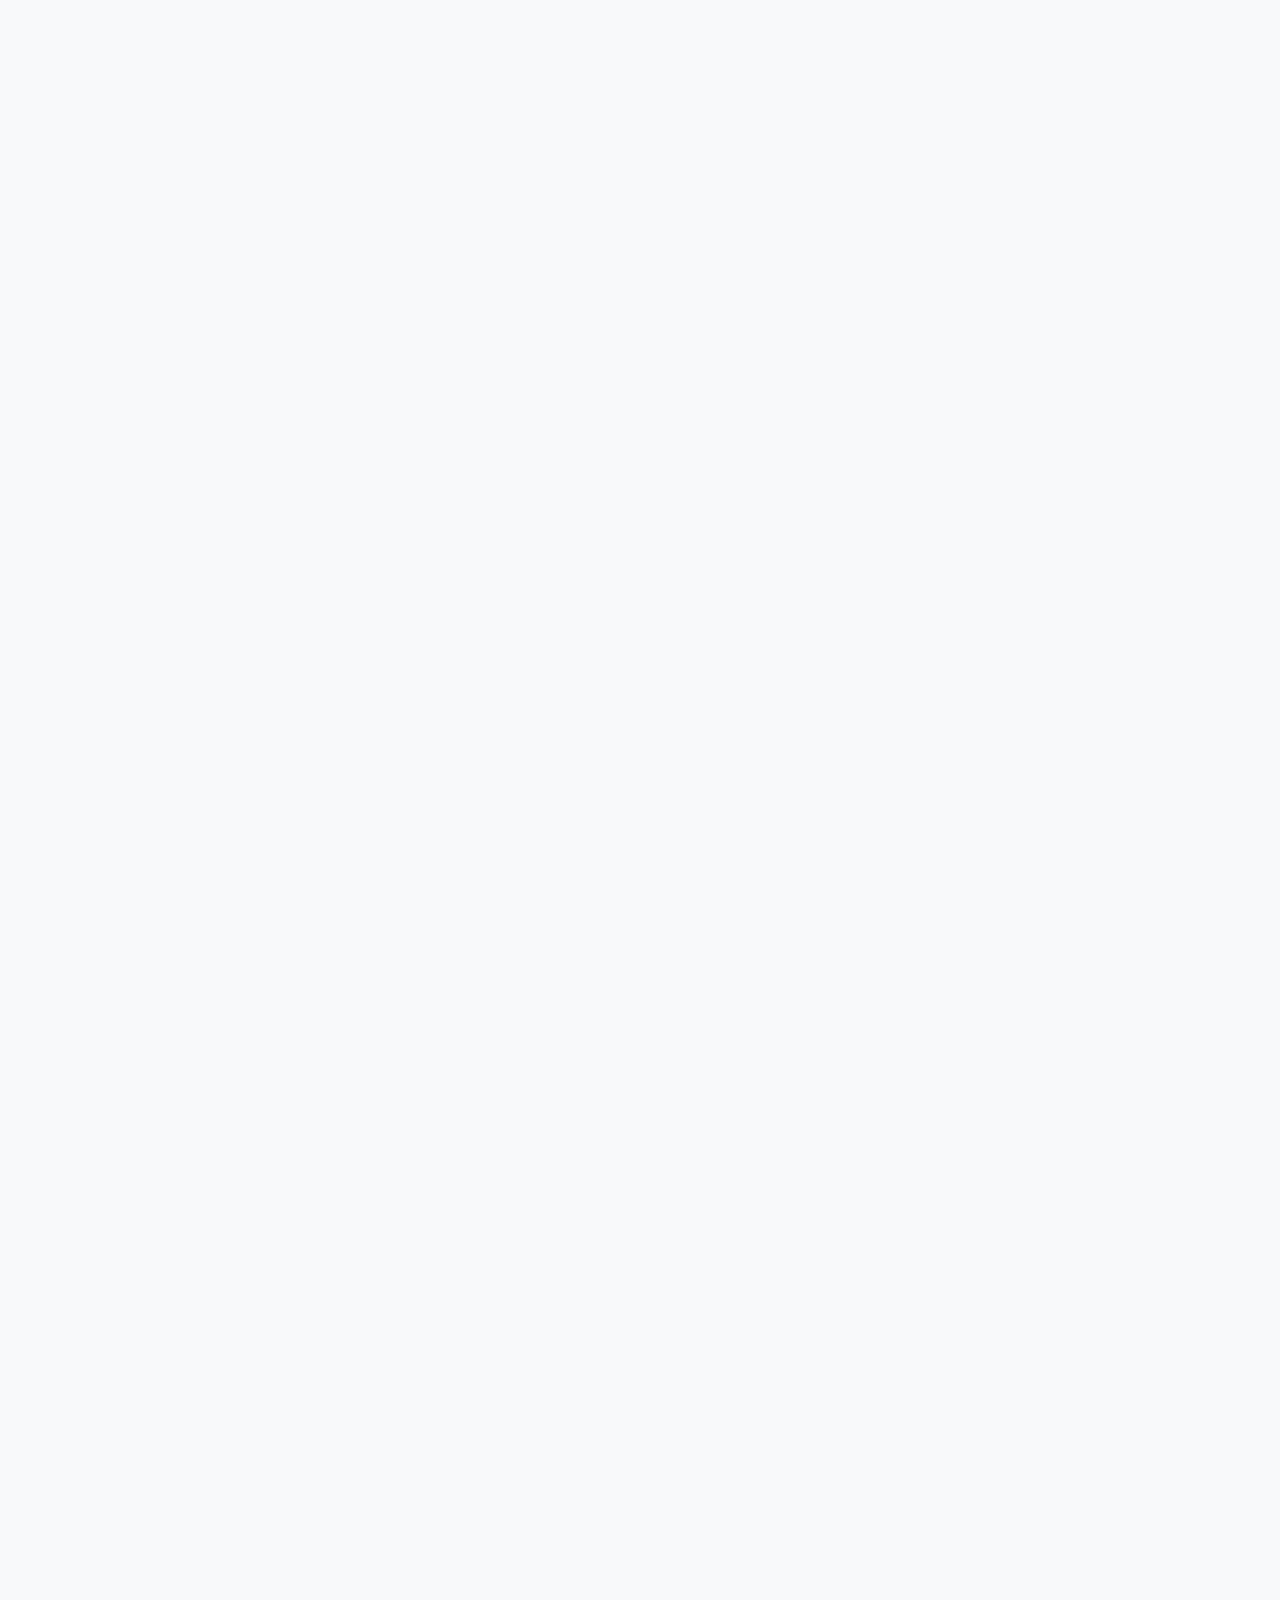
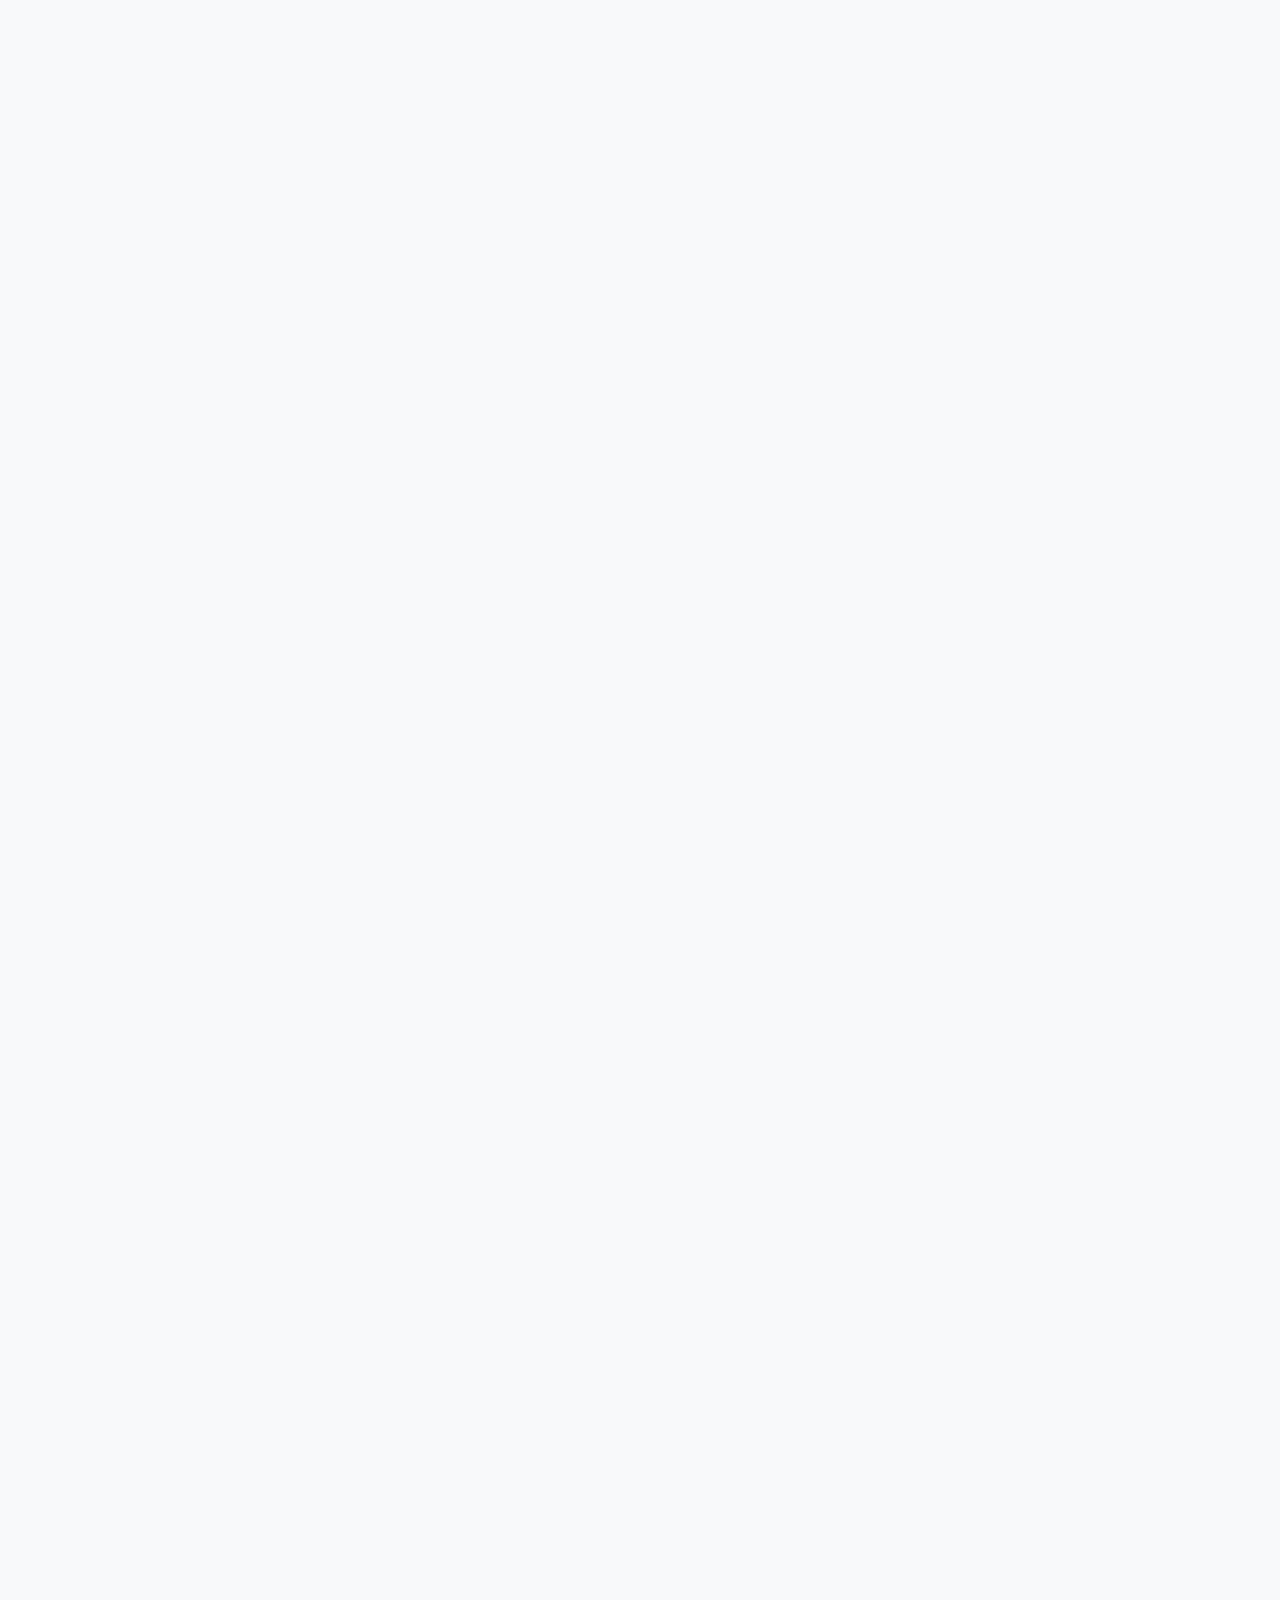
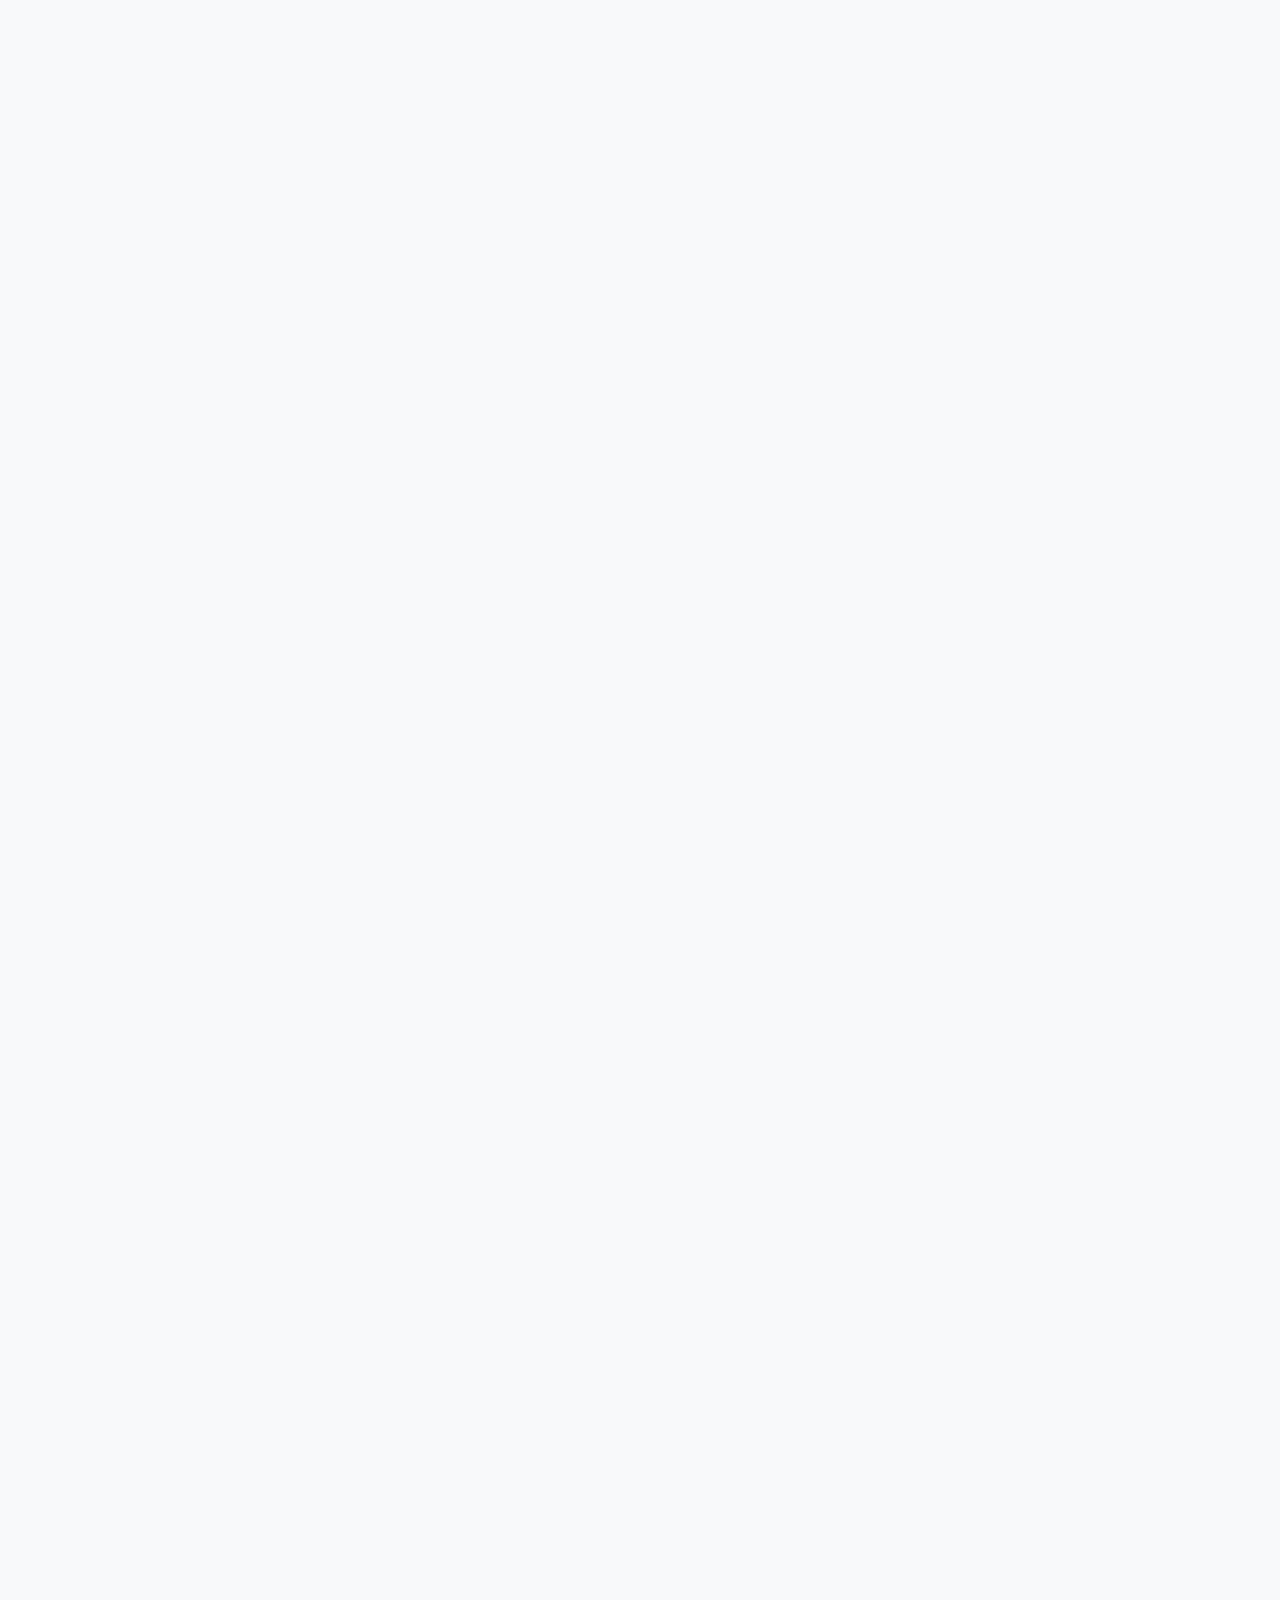
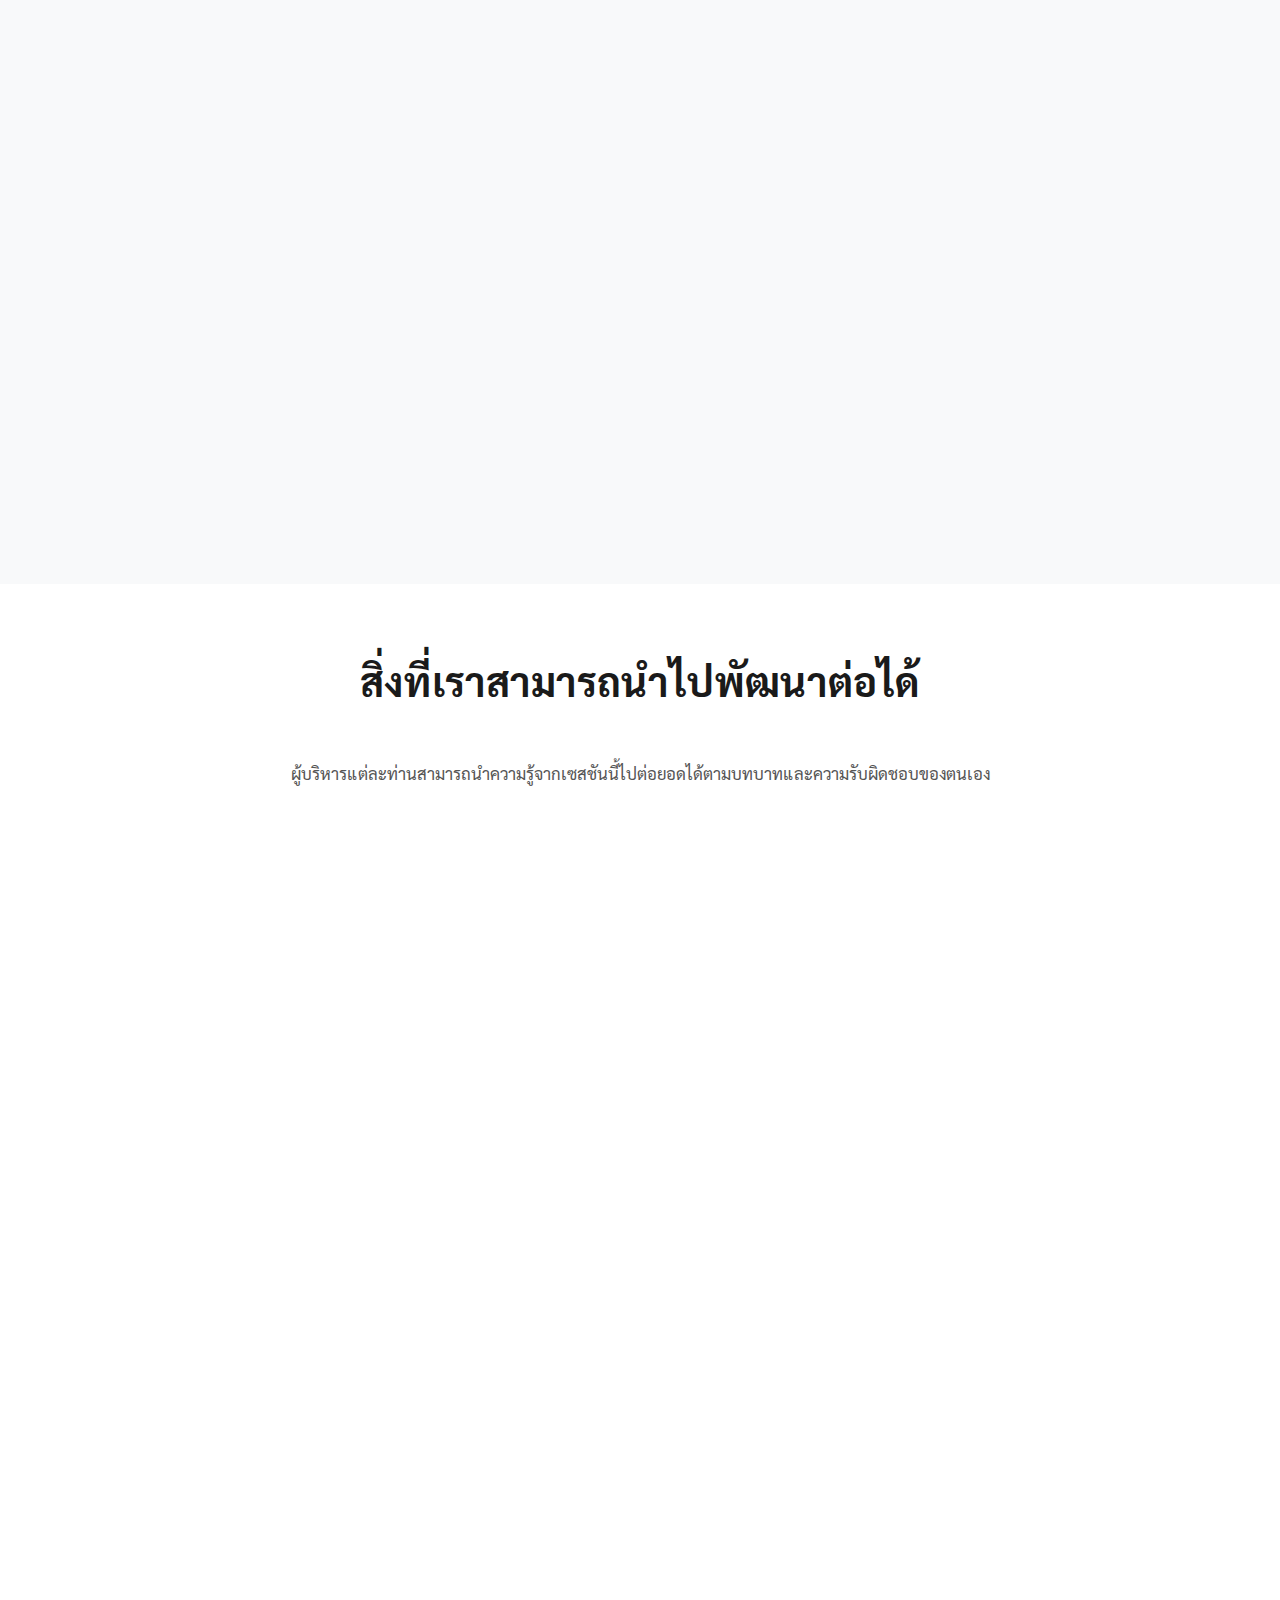
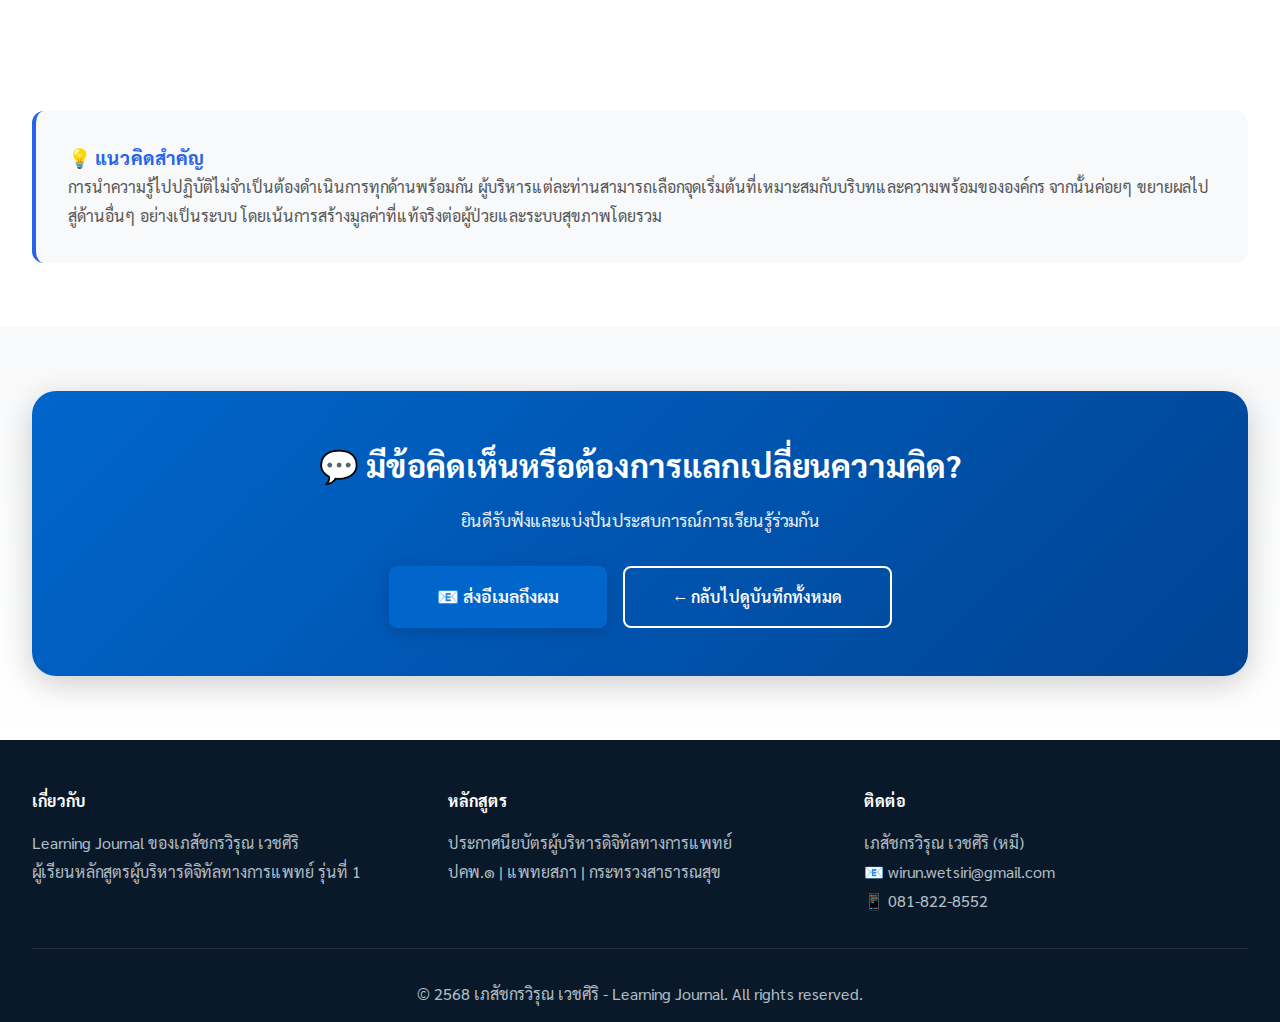
<file: session1.html>
<!DOCTYPE html>
<html lang="th">
<head>
    <meta charset="UTF-8">
    <meta name="viewport" content="width=device-width, initial-scale=1.0">
    <title>บันทึกครั้งที่ 1: Healthcare Landscape & Digital Foundation | Learning Journal - เภสัชกรวิรุณ เวชศิริ</title>
    <link rel="stylesheet" href="styles.css">
    <link rel="stylesheet" href="session.css">
    <link href="https://fonts.googleapis.com/css2?family=Sarabun:wght@300;400;600;700&family=Inter:wght@400;600;700&display=swap" rel="stylesheet">
</head>
<body>
    <!-- Navigation -->
    <nav class="navbar">
        <div class="container">
            <div class="nav-brand">
                <img src="wirun-logo.png" alt="เภสัชกรวิรุณ เวชศิริ" class="logo">
                <span class="brand-text">Learning Journey</span>
            </div>
            <button class="mobile-menu-toggle" aria-label="Toggle menu">
                <span></span>
                <span></span>
                <span></span>
            </button>
            <ul class="nav-menu">
                <li><a href="index.html">หน้าหลัก</a></li>
                <li><a href="index.html#sessions" class="active">บันทึกการเรียนรู้</a></li>
                <li><a href="index.html#about">เกี่ยวกับผม</a></li>
                <li><a href="index.html#contact" class="btn-contact">ติดต่อ</a></li>
            </ul>
        </div>
    </nav>

    <!-- Session Hero -->
    <section class="session-hero">
        <div class="container">
            <div class="breadcrumb">
                <a href="index.html">หน้าหลัก</a> / <a href="index.html#sessions">บันทึกการเรียนรู้</a> / <span>ครั้งที่ 1</span>
            </div>
            <div class="session-hero-content">
                <div class="session-hero-badge">บันทึกครั้งที่ 1 | 16 ตุลาคม 2568</div>
                <h1 class="session-hero-title">สิ่งที่ผมได้เรียนรู้<br>Healthcare Landscape & Digital Foundation</h1>
                <p class="session-hero-subtitle">บันทึกการเรียนรู้ของผมเกี่ยวกับภาพรวมระบบสุขภาพไทย บริบทสุขภาพระดับชาติ การดูแลสุขภาพแบบมุ่งคุณค่า และโครงสร้างเทคโนโลยีทางการแพทย์</p>
                <div class="session-meta">
                    <div class="meta-item">
                        <span class="meta-icon">📍</span>
                        <span>ห้องประชุมวชิรเวช ชั้น 14 อาคารมหิตลาธิเบศร</span>
                    </div>
                    <div class="meta-item">
                        <span class="meta-icon">⏰</span>
                        <span>เวลา 08.30 - 16.30 น.</span>
                    </div>
                    <div class="meta-item">
                        <span class="meta-icon">👥</span>
                        <span>4 วิทยากร</span>
                    </div>
                </div>
            </div>
        </div>
    </section>

    <!-- Executive Summary -->
    <section class="executive-summary">
        <div class="container">
            <h2 class="section-title">สรุปสิ่งที่ผมได้เรียนรู้</h2>
            <div class="summary-grid">
                <div class="summary-card highlight">
                    <div class="summary-icon">🎯</div>
                    <h3>สิ่งที่ได้เรียนรู้</h3>
                    <p>วันนี้เป็นวันแรกที่ผมได้ทำความเข้าใจภาพรวมของระบบสุขภาพไทยอย่างลึกซึ้ง ตั้งแต่โครงสร้างแพทยสภา การกระจายแพทย์และบุคลากร ไปจนถึงการเปลี่ยนผ่านสู่ระบบดิจิทัลและ Value-Driven Healthcare ที่จะเป็นรากฐานสำคัญต่อการพัฒนาในอนาคต</p>
                </div>
                <div class="summary-card">
                    <div class="summary-icon">💡</div>
                    <h3>ข้อคิดที่ได้</h3>
                    <ul>
                        <li>ประเทศไทยมีแพทย์ 77,788 คน แต่การกระจายยังไม่เท่าเทียม</li>
                        <li>Silver Tsunami - ผู้สูงอายุ >20% เป็นความท้าทายใหญ่</li>
                        <li>Health Link และ HIE คือโครงสร้างพื้นฐานสำคัญ</li>
                        <li>Value-Driven Healthcare เป็นทิศทางที่ถูกต้อง</li>
                    </ul>
                </div>
                <div class="summary-card">
                    <div class="summary-icon">🚀</div>
                    <h3>แนวทางการนำไปปฏิบัติ</h3>
                    <ul>
                        <li>ศึกษาโครงสร้าง Health Link เพื่อเชื่อมต่อข้อมูล</li>
                        <li>ประยุกต์ Value-Based Care ในองค์กร</li>
                        <li>เตรียมระบบรองรับ Silver Tsunami</li>
                        <li>พัฒนา Digital Foundation ให้แข็งแรง</li>
                    </ul>
                </div>
            </div>
        </div>
    </section>

    <!-- Interactive Infographic -->
    <section class="infographic-section">
        <div class="container">
            <h2 class="section-title">ภาพรวมการเรียนครั้งที่ 1</h2>
            <div class="infographic-container">
                <!-- Timeline Infographic -->
                <div class="session-timeline">
                    <div class="timeline-block">
                        <div class="timeline-time">08.30 - 09.00</div>
                        <div class="timeline-content-card opening">
                            <h3>🏛️ เปิดการเรียน</h3>
                            <p>ลงทะเบียนและแนะนำหลักสูตร</p>
                        </div>
                    </div>

                    <div class="timeline-block featured">
                        <div class="timeline-time">09.00 - 12.00</div>
                        <div class="timeline-content-card ai-ecosystem">
                            <div class="card-badge">การเรียนการสอนครั้งที่ 1</div>
                            <h3>🏥 ภาพรวมระบบสุขภาพประเทศไทย</h3>
                            <div class="speaker-box">
                                <div class="speaker-avatar">👨‍⚕️</div>
                                <div class="speaker-details">
                                    <strong>พลอากาศเอก นายแพทย์อิทธพร คณะเจริญ</strong>
                                    <p>เลขาธิการแพทยสภา</p>
                                </div>
                            </div>
                            <div class="topic-grid">
                                <div class="topic-box">
                                    <span class="topic-icon">🏛️</span>
                                    <span>โครงสร้างแพทยสภา</span>
                                </div>
                                <div class="topic-box">
                                    <span class="topic-icon">👨‍⚕️</span>
                                    <span>สถิติแพทย์ 77,788 คน</span>
                                </div>
                                <div class="topic-box">
                                    <span class="topic-icon">📊</span>
                                    <span>การกระจายแพทย์เฉพาะทาง</span>
                                </div>
                                <div class="topic-box">
                                    <span class="topic-icon">🔍</span>
                                    <span>ความท้าทาย Silver Tsunami</span>
                                </div>
                            </div>
                        </div>
                    </div>

                    <div class="timeline-block">
                        <div class="timeline-time">12.00 - 13.00</div>
                        <div class="timeline-content-card break">
                            <h3>🍴 รับประทานอาหารกลางวัน</h3>
                            <p>พักผ่อนและแลกเปลี่ยนความคิดเห็น</p>
                        </div>
                    </div>

                    <div class="timeline-block featured">
                        <div class="timeline-time">13.00 - 14.30</div>
                        <div class="timeline-content-card innovation">
                            <div class="card-badge">การเรียนการสอนครั้งที่ 2</div>
                            <h3>🏛️ บริบทสุขภาพระดับชาติและภูมิภาค</h3>
                            <div class="speaker-box">
                                <div class="speaker-avatar">👨‍⚕️</div>
                                <div class="speaker-details">
                                    <strong>ดร.นายแพทย์ธนกฤต โสภณพีระพันธ์</strong>
                                    <p>รองผู้อำนวยการโรงพยาบาลราชวิถี</p>
                                </div>
                            </div>
                            <div class="key-points">
                                <div class="point-item">✓ Health Link - โครงสร้างพื้นฐานแลกเปลี่ยนข้อมูล</div>
                                <div class="point-item">✓ HIE (Health Information Exchange)</div>
                                <div class="point-item">✓ Digital Health Ecosystem</div>
                            </div>
                        </div>
                    </div>

                    <div class="timeline-block featured">
                        <div class="timeline-time">14.30 - 16.00</div>
                        <div class="timeline-content-card med-talk">
                            <div class="card-badge">การเรียนการสอนครั้งที่ 3</div>
                            <h3>💎 Value Driven Healthcare</h3>
                            <div class="speaker-box">
                                <div class="speaker-avatar">👨‍⚕️</div>
                                <div class="speaker-details">
                                    <strong>รศ. นพ.เชิดชัย นพมณีจำรัสเลิศ</strong>
                                    <p>คณะแพทยศาสตร์ศิริราชพยาบาล</p>
                                </div>
                            </div>
                            <div class="innovation-process">
                                <div class="process-step">
                                    <span class="step-number">1</span>
                                    <span class="step-text">Patient Outcomes</span>
                                </div>
                                <div class="process-arrow">→</div>
                                <div class="process-step">
                                    <span class="step-number">2</span>
                                    <span class="step-text">Cost Efficiency</span>
                                </div>
                                <div class="process-arrow">→</div>
                                <div class="process-step">
                                    <span class="step-number">3</span>
                                    <span class="step-text">Value Creation</span>
                                </div>
                            </div>
                        </div>
                    </div>

                    <div class="timeline-block featured">
                        <div class="timeline-time">16.00 - 16.30</div>
                        <div class="timeline-content-card financing">
                            <div class="card-badge">การเรียนการสอนครั้งที่ 4</div>
                            <h3>🏗️ โครงสร้างเทคโนโลยีทางการแพทย์</h3>
                            <div class="speaker-box">
                                <div class="speaker-avatar">👨‍⚕️</div>
                                <div class="speaker-details">
                                    <strong>นายแพทย์อนุวัตร ศุภชุติกุล</strong>
                                    <p>ผู้อำนวยการโรงพยาบาลกรุงเทพ</p>
                                </div>
                            </div>
                            <div class="financing-topics">
                                <div class="finance-card">
                                    <span class="finance-icon">🏗️</span>
                                    <strong>6-Layer Architecture</strong>
                                    <p>โครงสร้างเทคโนโลยี 6 ชั้น</p>
                                </div>
                                <div class="finance-card">
                                    <span class="finance-icon">🔧</span>
                                    <strong>Technology Stack</strong>
                                    <p>เครื่องมือและระบบ</p>
                                </div>
                                <div class="finance-card">
                                    <span class="finance-icon">🚀</span>
                                    <strong>Digital Transformation</strong>
                                    <p>การเปลี่ยนผ่านสู่ดิจิทัล</p>
                                </div>
                            </div>
                        </div>
                    </div>
                </div>
            </div>
        </div>
    </section>

    <!-- Detailed Content Sections -->
    <section class="detailed-content">
        <div class="container">
            <h2 class="section-title">บันทึกรายละเอียด</h2>

            <!-- Topic 1: Healthcare Landscape -->
            <div class="content-block">
                <div class="content-header">
                    <span class="content-number">01</span>
                    <h3>ภาพรวมระบบสุขภาพประเทศไทย</h3>
                </div>
                <div class="content-body">
                    <div class="content-columns">
                        <div class="content-main">
                            <h4>📌 โครงสร้างแพทยสภาและระบบสุขภาพ</h4>
                            <ul class="content-list">
                                <li><strong>แพทยสภา (Medical Council of Thailand):</strong> องค์กรกลางที่กำกับดูแลมาตรฐานการประกอบวิชาชีพแพทย์</li>
                                <li><strong>จำนวนแพทย์ทั้งหมด:</strong> 77,788 คน (ข้อมูล ปี 2568)</li>
                                <li><strong>การกระจายแพทย์:</strong> มีการกระจายไม่สม่ำเสมอ โดยเฉพาะแพทย์เฉพาะทาง</li>
                                <li><strong>Physician Journey:</strong> เส้นทางการเป็นแพทย์ตั้งแต่เรียนจนถึงการเป็นแพทย์เฉพาะทาง</li>
                            </ul>

                            <h4>📊 สถิติสำคัญที่ผมได้เรียนรู้</h4>
                            <div class="application-grid">
                                <div class="app-card">
                                    <span class="app-icon">👨‍⚕️</span>
                                    <strong>77,788 คน</strong>
                                    <p>แพทย์ทั้งหมดในประเทศไทย</p>
                                </div>
                                <div class="app-card">
                                    <span class="app-icon">🏥</span>
                                    <strong>การกระจาย</strong>
                                    <p>แพทย์เฉพาะทางหลากหลายสาขา</p>
                                </div>
                                <div class="app-card">
                                    <span class="app-icon">👴</span>
                                    <strong>Silver Tsunami</strong>
                                    <p>ผู้สูงอายุ >20% ของประชากร</p>
                                </div>
                                <div class="app-card">
                                    <span class="app-icon">📈</span>
                                    <strong>NCDs</strong>
                                    <p>โรคเรื้อรังเพิ่มขึ้นอย่างต่อเนื่อง</p>
                                </div>
                            </div>

                            <h4>💡 ข้อคิดของผมสำหรับประเทศไทย</h4>
                            <div class="insight-box">
                                <p><strong>ความท้าทายหลัก:</strong></p>
                                <ul>
                                    <li>✓ การกระจายแพทย์และบุคลากรไม่เท่าเทียม</li>
                                    <li>✓ สังคมสูงอายุที่เพิ่มขึ้นอย่างรวดเร็ว (Silver Tsunami)</li>
                                    <li>✓ โรคเรื้อรัง (NCDs) ที่เพิ่มขึ้นและต้องการการดูแลระยะยาว</li>
                                    <li>✓ จำเป็นต้องมีระบบดิจิทัลที่แข็งแรงเพื่อรองรับการเปลี่ยนแปลง</li>
                                </ul>
                            </div>

                            <h4>🎯 สิ่งที่ผมคิดว่าสำคัญ</h4>
                            <div class="case-study">
                                <div class="case-content">
                                    <p>การทำความเข้าใจโครงสร้างและสถิติเหล่านี้ช่วยให้ผมมองเห็นภาพรวมของระบบสุขภาพไทยได้ชัดเจนขึ้น โดยเฉพาะความท้าทายที่กำลังจะมาถึงจากสังคมสูงอายุ และความจำเป็นในการพัฒนาระบบดิจิทัลเพื่อเพิ่มประสิทธิภาพและการเข้าถึงบริการสุขภาพ</p>
                                </div>
                            </div>
                        </div>
                        <div class="content-sidebar">
                            <div class="sidebar-card">
                                <h4>📊 Infographics</h4>
                                <ul class="download-list">
                                    <li><a href="session1-infographics/healthcare-landscape.html">Healthcare Landscape</a></li>
                                    <li><a href="session1-infographics/medical-statistics.html">Medical Statistics 2025</a></li>
                                    <li><a href="session1-infographics/specialist-stats.html">Specialist Distribution</a></li>
                                    <li><a href="session1-infographics/key-figures.html">Key Figures Summary</a></li>
                                </ul>
                            </div>
                            <div class="sidebar-card">
                                <h4>🎥 Video Summary</h4>
                                <div class="video-placeholder">
                                    <p>📺 วิดีโอสรุปโดย AI</p>
                                    <a href="#" class="btn-video">รอการอัพโหลด</a>
                                </div>
                            </div>
                        </div>
                    </div>
                </div>
            </div>

            <!-- Topic 2: National Health Context -->
            <div class="content-block">
                <div class="content-header">
                    <span class="content-number">02</span>
                    <h3>บริบทสุขภาพระดับชาติและภูมิภาค</h3>
                </div>
                <div class="content-body">
                    <div class="content-columns">
                        <div class="content-main">
                            <h4>📌 Health Link และ Digital Infrastructure</h4>
                            <ul class="content-list">
                                <li><strong>Health Link:</strong> โครงสร้างพื้นฐานสำคัญในการแลกเปลี่ยนข้อมูลสุขภาพระหว่างหน่วยบริการ</li>
                                <li><strong>HIE (Health Information Exchange):</strong> ระบบแลกเปลี่ยนข้อมูลสุขภาพที่ช่วยให้การดูแลต่อเนื่อง</li>
                                <li><strong>Digital Health Ecosystem:</strong> ระบบนิเวศดิจิทัลสุขภาพที่ครอบคลุม</li>
                                <li><strong>Data Standards:</strong> มาตรฐานข้อมูลที่จำเป็นสำหรับการเชื่อมต่อ</li>
                            </ul>

                            <h4>🏗️ โครงสร้าง Digital Health Ecosystem</h4>
                            <div class="framework-visual">
                                <div class="framework-phase">
                                    <div class="phase-header">
                                        <span class="phase-num">Layer 1</span>
                                        <strong>Data Collection</strong>
                                    </div>
                                    <ul>
                                        <li>EMR/HIS Systems</li>
                                        <li>Medical Devices</li>
                                        <li>Wearables & Apps</li>
                                    </ul>
                                </div>
                                <div class="framework-phase">
                                    <div class="phase-header">
                                        <span class="phase-num">Layer 2</span>
                                        <strong>Data Exchange</strong>
                                    </div>
                                    <ul>
                                        <li>Health Link</li>
                                        <li>HIE Platform</li>
                                        <li>API Gateway</li>
                                    </ul>
                                </div>
                                <div class="framework-phase">
                                    <div class="phase-header">
                                        <span class="phase-num">Layer 3</span>
                                        <strong>Data Analytics</strong>
                                    </div>
                                    <ul>
                                        <li>AI/ML Analysis</li>
                                        <li>Population Health</li>
                                        <li>Predictive Models</li>
                                    </ul>
                                </div>
                                <div class="framework-phase">
                                    <div class="phase-header">
                                        <span class="phase-num">Layer 4</span>
                                        <strong>Applications</strong>
                                    </div>
                                    <ul>
                                        <li>Clinical Decision Support</li>
                                        <li>Patient Portal</li>
                                        <li>Telemedicine</li>
                                    </ul>
                                </div>
                            </div>

                            <h4>💡 Health Link Process Flow</h4>
                            <div class="insight-box">
                                <p><strong>ขั้นตอนการทำงานของ Health Link:</strong></p>
                                <ol>
                                    <li>🏥 หน่วยบริการส่งข้อมูลผู้ป่วยเข้าระบบ</li>
                                    <li>🔐 ระบบตรวจสอบและเข้ารหัสข้อมูล</li>
                                    <li>🌐 ข้อมูลถูกส่งผ่าน Health Link</li>
                                    <li>📊 หน่วยบริการอื่นสามารถเข้าถึงข้อมูล (ภายใต้การอนุญาต)</li>
                                    <li>✅ การดูแลต่อเนื่องและประสานงานได้ดีขึ้น</li>
                                </ol>
                            </div>

                            <h4>🎯 แนวทางการนำไปปฏิบัติ</h4>
                            <div class="recommendations">
                                <div class="rec-item">
                                    <span class="rec-icon">🔍</span>
                                    <div>
                                        <strong>ศึกษา Health Link Standards</strong>
                                        <p>ทำความเข้าใจมาตรฐานเพื่อเชื่อมต่อระบบ</p>
                                    </div>
                                </div>
                                <div class="rec-item">
                                    <span class="rec-icon">🏗️</span>
                                    <div>
                                        <strong>พัฒนา HIE ในองค์กร</strong>
                                        <p>วางระบบแลกเปลี่ยนข้อมูลภายใน</p>
                                    </div>
                                </div>
                                <div class="rec-item">
                                    <span class="rec-icon">🔐</span>
                                    <div>
                                        <strong>Data Security & Privacy</strong>
                                        <p>ให้ความสำคัญกับความปลอดภัยข้อมูล</p>
                                    </div>
                                </div>
                            </div>
                        </div>
                        <div class="content-sidebar">
                            <div class="sidebar-card">
                                <h4>📊 Infographics</h4>
                                <ul class="download-list">
                                    <li><a href="session1-infographics/digital-health-ecosystem.html">Digital Health Ecosystem</a></li>
                                    <li><a href="session1-infographics/health-link-process.html">Health Link Process</a></li>
                                </ul>
                            </div>
                            <div class="sidebar-card">
                                <h4>🔗 Resources</h4>
                                <ul class="download-list">
                                    <li><a href="#">Health Link Documentation</a></li>
                                    <li><a href="#">HIE Implementation Guide</a></li>
                                    <li><a href="#">Data Standards</a></li>
                                </ul>
                            </div>
                        </div>
                    </div>
                </div>
            </div>

            <!-- Topic 3: Value Driven Healthcare -->
            <div class="content-block">
                <div class="content-header">
                    <span class="content-number">03</span>
                    <h3>Value Driven Healthcare</h3>
                </div>
                <div class="content-body">
                    <div class="content-columns">
                        <div class="content-main">
                            <h4>📌 แนวคิด Value-Based Healthcare</h4>
                            <ul class="content-list">
                                <li><strong>Value = Outcomes / Cost:</strong> คุณค่าคือผลลัพธ์ที่ดีต่อผู้ป่วยเมื่อเทียบกับต้นทุน</li>
                                <li><strong>Patient Outcomes First:</strong> เน้นผลลัพธ์ที่สำคัญต่อผู้ป่วย</li>
                                <li><strong>Cost Efficiency:</strong> ใช้ทรัพยากรอย่างคุ้มค่าและมีประสิทธิภาพ</li>
                                <li><strong>Continuous Improvement:</strong> พัฒนาคุณภาพและลดต้นทุนอย่างต่อเนื่อง</li>
                            </ul>

                            <h4>💎 หลักการสำคัญของ Value-Based Care</h4>
                            <div class="framework-visual">
                                <div class="framework-phase">
                                    <div class="phase-header">
                                        <span class="phase-num">1</span>
                                        <strong>Outcomes</strong>
                                    </div>
                                    <ul>
                                        <li>Clinical outcomes</li>
                                        <li>Patient experience</li>
                                        <li>Quality of life</li>
                                    </ul>
                                </div>
                                <div class="framework-phase">
                                    <div class="phase-header">
                                        <span class="phase-num">2</span>
                                        <strong>Measurement</strong>
                                    </div>
                                    <ul>
                                        <li>Define metrics</li>
                                        <li>Collect data</li>
                                        <li>Track progress</li>
                                    </ul>
                                </div>
                                <div class="framework-phase">
                                    <div class="phase-header">
                                        <span class="phase-num">3</span>
                                        <strong>Cost Analysis</strong>
                                    </div>
                                    <ul>
                                        <li>Full cycle costing</li>
                                        <li>Resource utilization</li>
                                        <li>Efficiency gains</li>
                                    </ul>
                                </div>
                                <div class="framework-phase">
                                    <div class="phase-header">
                                        <span class="phase-num">4</span>
                                        <strong>Improvement</strong>
                                    </div>
                                    <ul>
                                        <li>Optimize pathways</li>
                                        <li>Reduce waste</li>
                                        <li>Enhance value</li>
                                    </ul>
                                </div>
                            </div>

                            <h4>🔄 การเปลี่ยนจาก Volume เป็น Value</h4>
                            <div class="insight-box">
                                <table style="width:100%; border-collapse: collapse;">
                                    <thead>
                                        <tr style="background: #f0f4f8;">
                                            <th style="padding: 12px; text-align: left; border: 1px solid #ddd;">Volume-Based</th>
                                            <th style="padding: 12px; text-align: left; border: 1px solid #ddd;">→</th>
                                            <th style="padding: 12px; text-align: left; border: 1px solid #ddd;">Value-Based</th>
                                        </tr>
                                    </thead>
                                    <tbody>
                                        <tr>
                                            <td style="padding: 12px; border: 1px solid #ddd;">จ่ายตามบริการ</td>
                                            <td style="padding: 12px; border: 1px solid #ddd; text-align: center;">→</td>
                                            <td style="padding: 12px; border: 1px solid #ddd;">จ่ายตามผลลัพธ์</td>
                                        </tr>
                                        <tr>
                                            <td style="padding: 12px; border: 1px solid #ddd;">เน้นจำนวนผู้ป่วย</td>
                                            <td style="padding: 12px; border: 1px solid #ddd; text-align: center;">→</td>
                                            <td style="padding: 12px; border: 1px solid #ddd;">เน้นคุณภาพการดูแล</td>
                                        </tr>
                                        <tr>
                                            <td style="padding: 12px; border: 1px solid #ddd;">แยกส่วนการรักษา</td>
                                            <td style="padding: 12px; border: 1px solid #ddd; text-align: center;">→</td>
                                            <td style="padding: 12px; border: 1px solid #ddd;">ดูแลแบบองค์รวม</td>
                                        </tr>
                                        <tr>
                                            <td style="padding: 12px; border: 1px solid #ddd;">รักษาเมื่อป่วย</td>
                                            <td style="padding: 12px; border: 1px solid #ddd; text-align: center;">→</td>
                                            <td style="padding: 12px; border: 1px solid #ddd;">ป้องกันไม่ให้ป่วย</td>
                                        </tr>
                                    </tbody>
                                </table>
                            </div>

                            <h4>💡 สิ่งที่ผมคิดว่าต้องทำ</h4>
                            <div class="case-study">
                                <div class="case-content">
                                    <p><strong>ในองค์กรของผม:</strong></p>
                                    <ul>
                                        <li>✓ เริ่มกำหนด Outcome Metrics ที่สำคัญ</li>
                                        <li>✓ พัฒนาระบบเก็บข้อมูลผลลัพธ์อย่างเป็นระบบ</li>
                                        <li>✓ วิเคราะห์ต้นทุนเต็มวงจรของการดูแล (Full Cycle Costing)</li>
                                        <li>✓ สร้างทีมสหวิชาชีพเพื่อดูแลแบบองค์รวม</li>
                                        <li>✓ พัฒนา Care Pathway ที่เน้น Value</li>
                                    </ul>
                                </div>
                            </div>
                        </div>
                        <div class="content-sidebar">
                            <div class="sidebar-card">
                                <h4>📊 Infographics</h4>
                                <ul class="download-list">
                                    <li><a href="session1-infographics/value-driven-healthcare.html">Value-Driven Healthcare</a></li>
                                </ul>
                            </div>
                            <div class="sidebar-card">
                                <h4>📚 Recommended Reading</h4>
                                <ul class="download-list">
                                    <li><a href="#">Porter & Teisberg: Redefining Healthcare</a></li>
                                    <li><a href="#">Value-Based Healthcare in Asia</a></li>
                                    <li><a href="#">Implementation Guide</a></li>
                                </ul>
                            </div>
                        </div>
                    </div>
                </div>
            </div>

            <!-- Topic 4: Technology Stack -->
            <div class="content-block">
                <div class="content-header">
                    <span class="content-number">04</span>
                    <h3>โครงสร้างเทคโนโลยีทางการแพทย์</h3>
                </div>
                <div class="content-body">
                    <div class="content-columns">
                        <div class="content-main">
                            <h4>📌 Healthcare Technology 6-Layer Architecture</h4>
                            <p>ผมได้เรียนรู้โครงสร้างเทคโนโลยีทางการแพทย์แบบ 6 ชั้น ที่เป็นพื้นฐานสำคัญในการสร้าง Digital Healthcare Ecosystem</p>

                            <h4>🏗️ โครงสร้าง 6 ชั้น</h4>
                            <div class="financing-models">
                                <div class="model-card">
                                    <h5>🔧 Layer 1: Infrastructure</h5>
                                    <div class="model-details">
                                        <p><strong>Hardware & Network:</strong> เซิร์ฟเวอร์, เครือข่าย, Cloud</p>
                                        <p><strong>Security:</strong> Firewall, Encryption</p>
                                        <p><strong>Storage:</strong> Database, Backup systems</p>
                                    </div>
                                </div>
                                <div class="model-card">
                                    <h5>💾 Layer 2: Data Management</h5>
                                    <div class="model-details">
                                        <p><strong>EMR/HIS:</strong> ระบบบันทึกข้อมูลผู้ป่วย</p>
                                        <p><strong>Data Warehouse:</strong> คลังข้อมูลกลาง</p>
                                        <p><strong>Data Standards:</strong> HL7, FHIR, ICD-10</p>
                                    </div>
                                </div>
                                <div class="model-card">
                                    <h5>🔄 Layer 3: Integration</h5>
                                    <div class="model-details">
                                        <p><strong>API Gateway:</strong> เชื่อมต่อระบบต่างๆ</p>
                                        <p><strong>HIE:</strong> แลกเปลี่ยนข้อมูลระหว่างหน่วยบริการ</p>
                                        <p><strong>Middleware:</strong> จัดการการสื่อสารระหว่างระบบ</p>
                                    </div>
                                </div>
                                <div class="model-card">
                                    <h5>🧠 Layer 4: Analytics & AI</h5>
                                    <div class="model-details">
                                        <p><strong>Data Analytics:</strong> วิเคราะห์ข้อมูลขนาดใหญ่</p>
                                        <p><strong>Machine Learning:</strong> AI สำหรับการวินิจฉัยและคาดการณ์</p>
                                        <p><strong>Clinical Decision Support:</strong> ช่วยแพทย์ตัดสินใจ</p>
                                    </div>
                                </div>
                                <div class="model-card">
                                    <h5>📱 Layer 5: Applications</h5>
                                    <div class="model-details">
                                        <p><strong>Clinical Apps:</strong> แอปพลิเคชันสำหรับแพทย์</p>
                                        <p><strong>Patient Portal:</strong> ระบบสำหรับผู้ป่วย</p>
                                        <p><strong>Telemedicine:</strong> การรักษาทางไกล</p>
                                    </div>
                                </div>
                                <div class="model-card">
                                    <h5>👥 Layer 6: User Experience</h5>
                                    <div class="model-details">
                                        <p><strong>UI/UX Design:</strong> ออกแบบให้ใช้งานง่าย</p>
                                        <p><strong>Mobile Apps:</strong> แอปมือถือ</p>
                                        <p><strong>Dashboard:</strong> แสดงผลข้อมูลอย่างเข้าใจง่าย</p>
                                    </div>
                                </div>
                            </div>

                            <h4>🔧 Technology Stack Components</h4>
                            <div class="insight-box">
                                <p><strong>เครื่องมือและเทคโนโลยีที่สำคัญ:</strong></p>
                                <ul>
                                    <li><strong>EMR/HIS:</strong> ระบบหลักในการจัดเก็บข้อมูลผู้ป่วย</li>
                                    <li><strong>PACS:</strong> ระบบจัดเก็บและแสดงผลภาพทางการแพทย์</li>
                                    <li><strong>LIS:</strong> ระบบห้องปฏิบัติการ</li>
                                    <li><strong>Pharmacy System:</strong> ระบบจ่ายยา</li>
                                    <li><strong>Telemedicine Platform:</strong> แพลตฟอร์มการรักษาทางไกล</li>
                                    <li><strong>Mobile Health Apps:</strong> แอปพลิเคชันสุขภาพ</li>
                                    <li><strong>IoMT Devices:</strong> อุปกรณ์ทางการแพทย์ที่เชื่อมต่ออินเทอร์เน็ต</li>
                                </ul>
                            </div>

                            <h4>📊 Healthcare Disruption Model</h4>
                            <div class="case-study">
                                <div class="case-header">
                                    <span class="case-icon">🚀</span>
                                    <strong>รูปแบบการเปลี่ยนแปลงระบบสุขภาพ</strong>
                                </div>
                                <div class="case-content">
                                    <p>ผมได้เรียนรู้ว่า Healthcare Disruption เกิดขึ้นจากการนำเทคโนโลยีมาใช้ในทุกระดับ:</p>
                                    <ol>
                                        <li><strong>Foundation Layer:</strong> สร้างโครงสร้างพื้นฐานที่แข็งแรง</li>
                                        <li><strong>Data Layer:</strong> รวบรวมและจัดการข้อมูลให้เป็นระบบ</li>
                                        <li><strong>Integration Layer:</strong> เชื่อมต่อระบบต่างๆ ให้ทำงานร่วมกันได้</li>
                                        <li><strong>Intelligence Layer:</strong> ใช้ AI/ML วิเคราะห์ข้อมูล</li>
                                        <li><strong>Application Layer:</strong> สร้างแอปพลิเคชันที่ตอบโจทย์ผู้ใช้</li>
                                        <li><strong>Experience Layer:</strong> มอบประสบการณ์ที่ดีแก่ผู้ใช้</li>
                                    </ol>
                                </div>
                            </div>

                            <h4>💡 ขั้นตอนการดำเนินการ</h4>
                            <div class="recommendations">
                                <div class="rec-item">
                                    <span class="rec-icon">📋</span>
                                    <div>
                                        <strong>ประเมินโครงสร้างปัจจุบัน</strong>
                                        <p>ตรวจสอบว่าองค์กรมีเทคโนโลยีอะไรบ้างในแต่ละ Layer</p>
                                    </div>
                                </div>
                                <div class="rec-item">
                                    <span class="rec-icon">🎯</span>
                                    <div>
                                        <strong>กำหนด Technology Roadmap</strong>
                                        <p>วางแผนพัฒนาทีละ Layer อย่างเป็นระบบ</p>
                                    </div>
                                </div>
                                <div class="rec-item">
                                    <span class="rec-icon">🤝</span>
                                    <div>
                                        <strong>เลือก Partners ที่เหมาะสม</strong>
                                        <p>หาพันธมิตรที่มีความเชี่ยวชาญในแต่ละด้าน</p>
                                    </div>
                                </div>
                            </div>
                        </div>
                        <div class="content-sidebar">
                            <div class="sidebar-card">
                                <h4>📊 Infographics</h4>
                                <ul class="download-list">
                                    <li><a href="session1-infographics/healthcare-disruption.html">Healthcare Disruption Model</a></li>
                                </ul>
                            </div>
                            <div class="sidebar-card">
                                <h4>🔧 Tools & Resources</h4>
                                <ul class="download-list">
                                    <li><a href="#">Technology Assessment Template</a></li>
                                    <li><a href="#">Vendor Evaluation Guide</a></li>
                                    <li><a href="#">Implementation Checklist</a></li>
                                </ul>
                            </div>
                        </div>
                    </div>
                </div>
            </div>
        </div>
    </section>

    <!-- Action Items -->
    <section class="action-items">
        <div class="container">
            <h2 class="section-title">สิ่งที่เราสามารถนำไปพัฒนาต่อได้</h2>
            <p style="text-align: center; margin-bottom: 2rem; color: #555; font-size: 1.05rem;">
                ผู้บริหารแต่ละท่านสามารถนำความรู้จากเซสชันนี้ไปต่อยอดได้ตามบทบาทและความรับผิดชอบของตนเอง
            </p>
            <div class="actions-grid">
                <div class="action-card">
                    <div class="action-icon">🏥</div>
                    <h3>มุมมองด้านระบบสุขภาพ</h3>
                    <ul>
                        <li>ศึกษาข้อมูลการกระจายแพทย์และบุคลากรในพื้นที่รับผิดชอบ</li>
                        <li>วิเคราะห์ผลกระทบจาก Silver Tsunami ต่อการบริการของเรา</li>
                        <li>วางแผนเชิงกลยุทธ์ในการรองรับผู้สูงอายุและโรคเรื้อรัง</li>
                    </ul>
                </div>
                <div class="action-card">
                    <div class="action-icon">🌐</div>
                    <h3>มุมมองด้านโครงสร้างดิจิทัล</h3>
                    <ul>
                        <li>ศึกษา Health Link Standards และความพร้อมของระบบปัจจุบัน</li>
                        <li>วางแผนพัฒนา HIE เพื่อเชื่อมโยงข้อมูลภายในและภายนอกองค์กร</li>
                        <li>กำหนดมาตรฐาน Data Security และ Privacy Protection</li>
                    </ul>
                </div>
                <div class="action-card">
                    <div class="action-icon">💎</div>
                    <h3>มุมมองด้าน Value-Based Care</h3>
                    <ul>
                        <li>กำหนด Outcome Metrics ที่สอดคล้องกับเป้าหมายองค์กร</li>
                        <li>พัฒนาระบบวัดผลลัพธ์และ Quality Indicators</li>
                        <li>ออกแบบ Care Pathway ที่มุ่งเน้นคุณค่าและผลลัพธ์</li>
                    </ul>
                </div>
                <div class="action-card">
                    <div class="action-icon">🏗️</div>
                    <h3>มุมมองด้านเทคโนโลยี</h3>
                    <ul>
                        <li>ประเมินโครงสร้างเทคโนโลยีปัจจุบันและช่องว่างที่ต้องพัฒนา</li>
                        <li>จัดทำ Technology Roadmap ที่สอดคล้องกับกลยุทธ์องค์กร</li>
                        <li>พัฒนาทีละ Layer อย่างเป็นระบบและต่อเนื่อง</li>
                    </ul>
                </div>
            </div>
            <div style="background: #f8f9fa; padding: 2rem; border-radius: 12px; margin-top: 2rem; border-left: 4px solid #2563eb;">
                <h3 style="color: #2563eb; margin-top: 0;">💡 แนวคิดสำคัญ</h3>
                <p style="margin-bottom: 0; color: #555; line-height: 1.8;">
                    การนำความรู้ไปปฏิบัติไม่จำเป็นต้องดำเนินการทุกด้านพร้อมกัน ผู้บริหารแต่ละท่านสามารถเลือกจุดเริ่มต้นที่เหมาะสมกับบริบทและความพร้อมขององค์กร
                    จากนั้นค่อยๆ ขยายผลไปสู่ด้านอื่นๆ อย่างเป็นระบบ โดยเน้นการสร้างมูลค่าที่แท้จริงต่อผู้ป่วยและระบบสุขภาพโดยรวม
                </p>
            </div>
        </div>
    </section>

    <!-- Consultation CTA -->
    <section class="consultation-cta">
        <div class="container">
            <div class="cta-box">
                <h2>💬 มีข้อคิดเห็นหรือต้องการแลกเปลี่ยนความคิด?</h2>
                <p>ยินดีรับฟังและแบ่งปันประสบการณ์การเรียนรู้ร่วมกัน</p>
                <div class="cta-buttons">
                    <a href="mailto:wirun.wetsiri@gmail.com" class="btn-primary">📧 ส่งอีเมลถึงผม</a>
                    <a href="index.html#sessions" class="btn-outline">← กลับไปดูบันทึกทั้งหมด</a>
                </div>
            </div>
        </div>
    </section>

    <!-- Footer -->
    <footer class="footer">
        <div class="container">
            <div class="footer-content">
                <div class="footer-section">
                    <h4>เกี่ยวกับ</h4>
                    <p>Learning Journal ของเภสัชกรวิรุณ เวชศิริ<br>ผู้เรียนหลักสูตรผู้บริหารดิจิทัลทางการแพทย์ รุ่นที่ 1</p>
                </div>
                <div class="footer-section">
                    <h4>หลักสูตร</h4>
                    <p>ประกาศนียบัตรผู้บริหารดิจิทัลทางการแพทย์<br>ปคพ.๑ | แพทยสภา | กระทรวงสาธารณสุข</p>
                </div>
                <div class="footer-section">
                    <h4>ติดต่อ</h4>
                    <p>เภสัชกรวิรุณ เวชศิริ (หมี)<br>
                    📧 wirun.wetsiri@gmail.com<br>
                    📱 081-822-8552</p>
                </div>
            </div>
            <div class="footer-bottom">
                <p>&copy; 2568 เภสัชกรวิรุณ เวชศิริ - Learning Journal. All rights reserved.</p>
            </div>
        </div>
    </footer>

    <script src="script.js"></script>
</body>
</html>
</file>
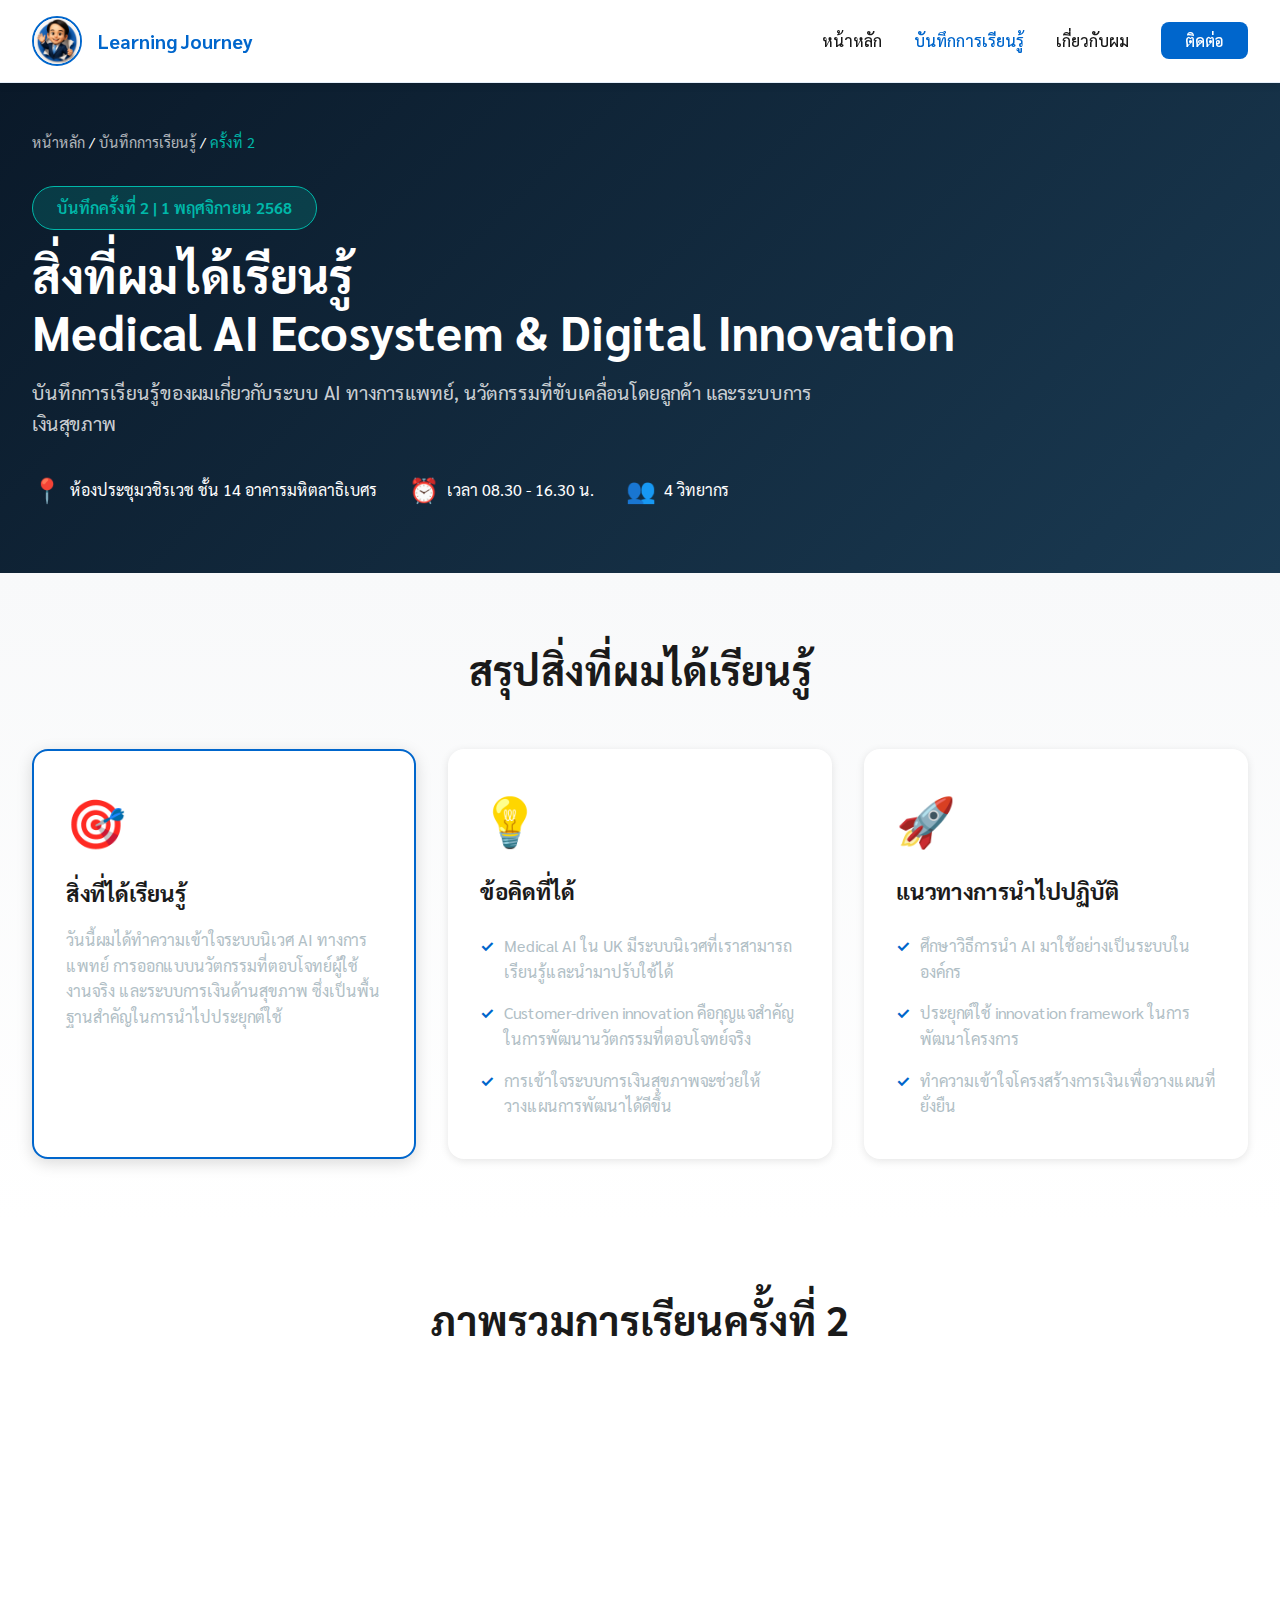
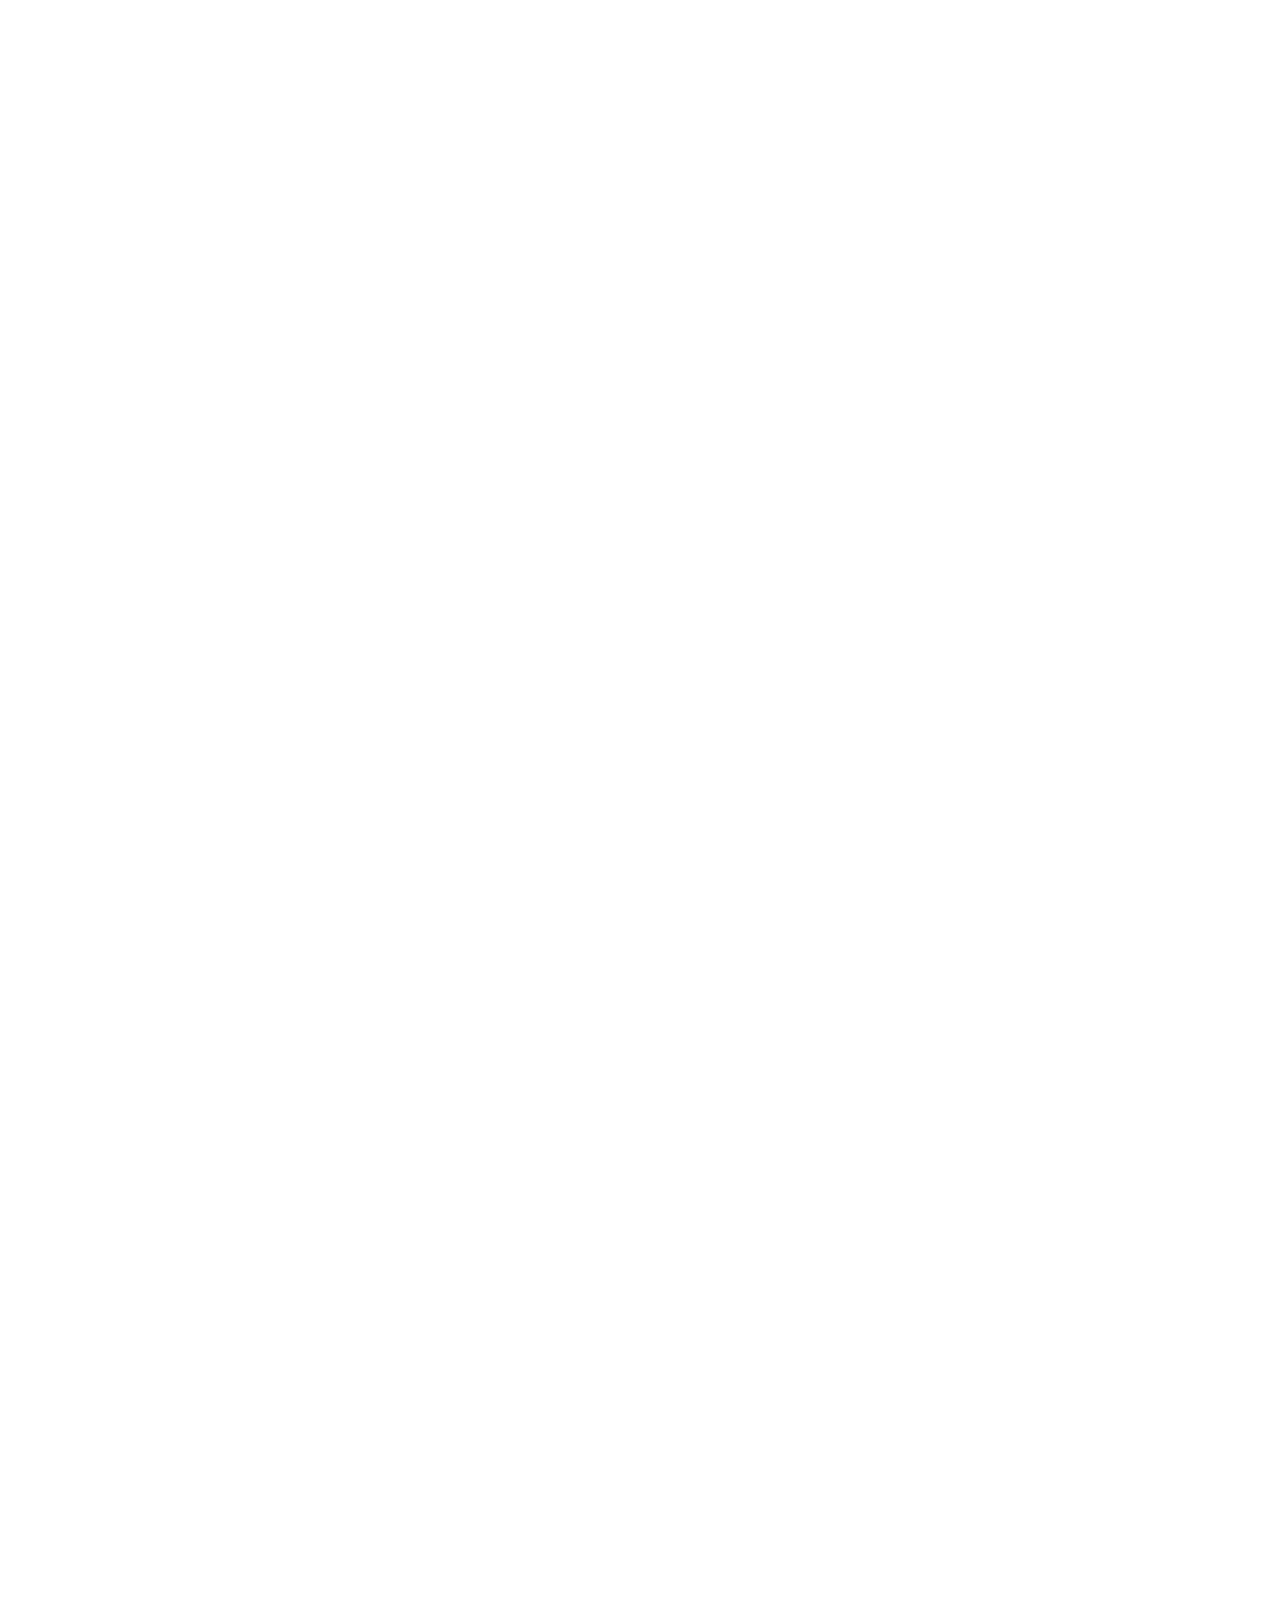
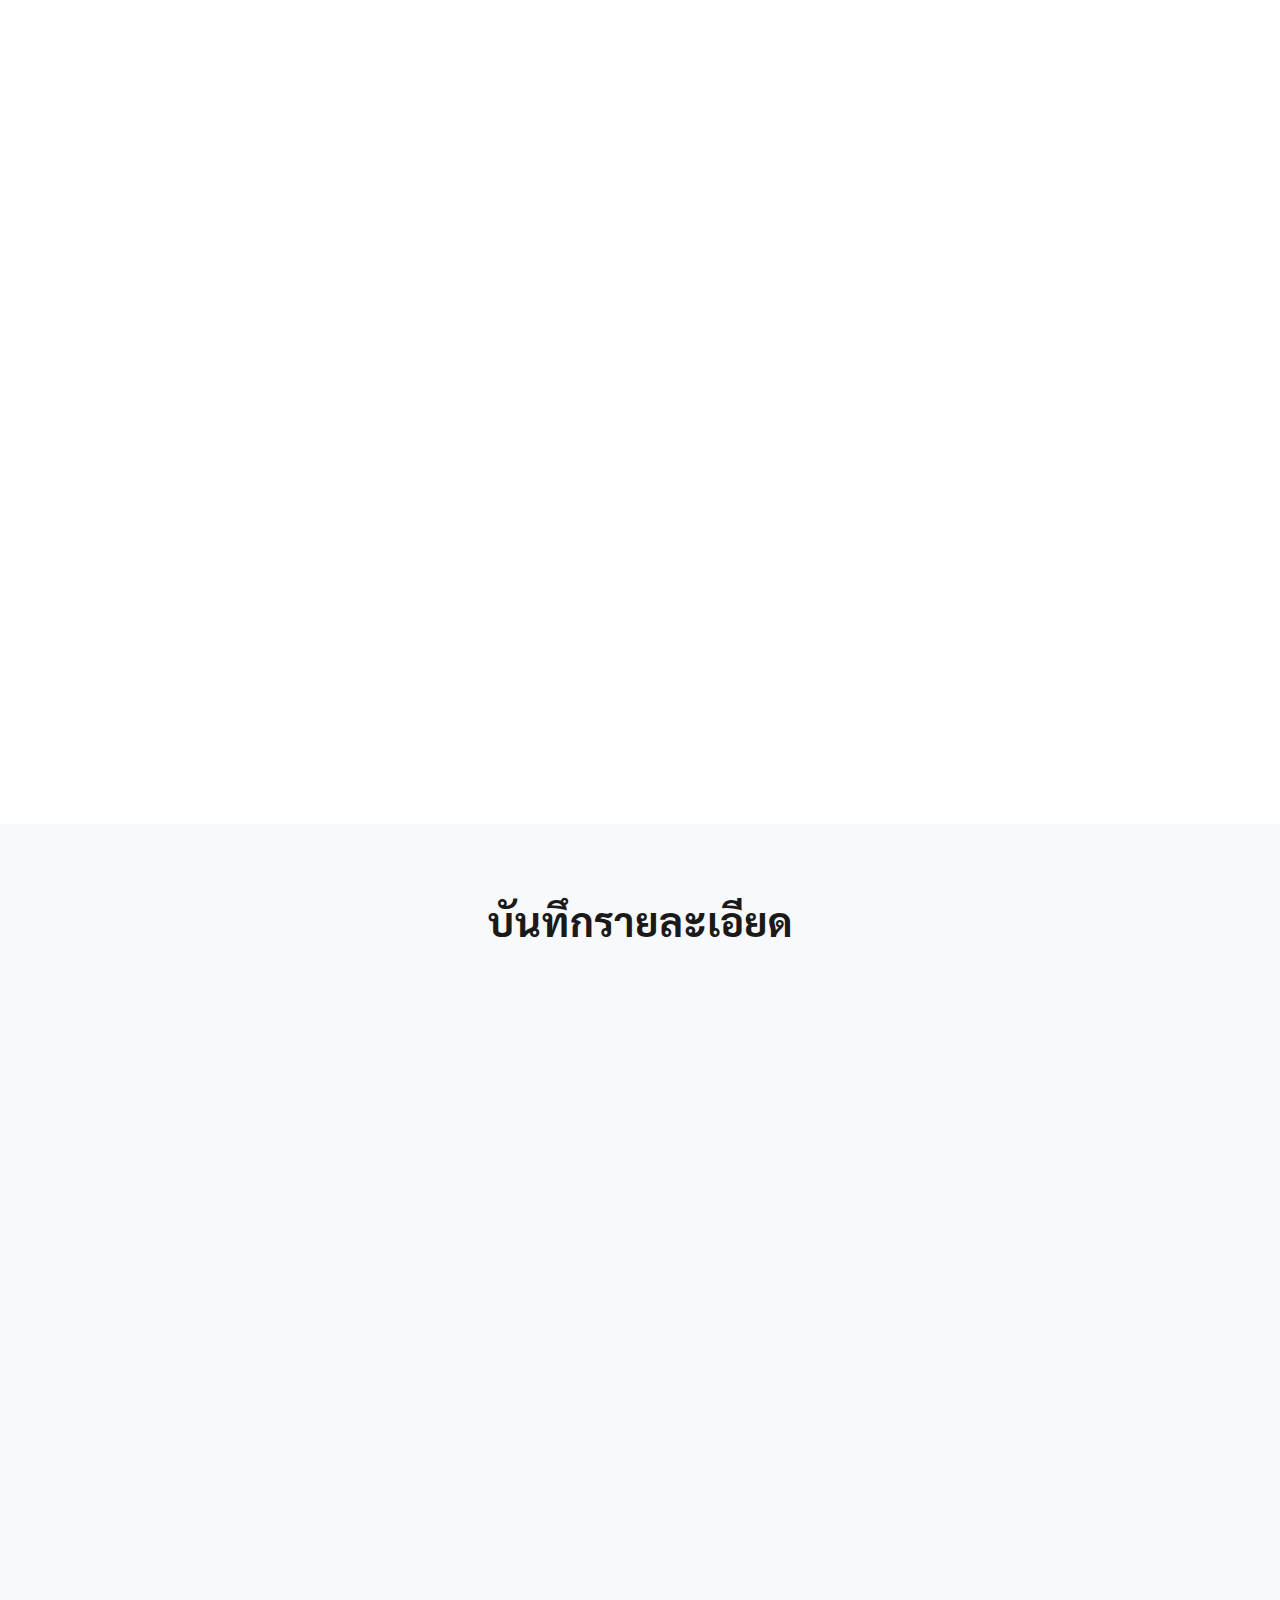
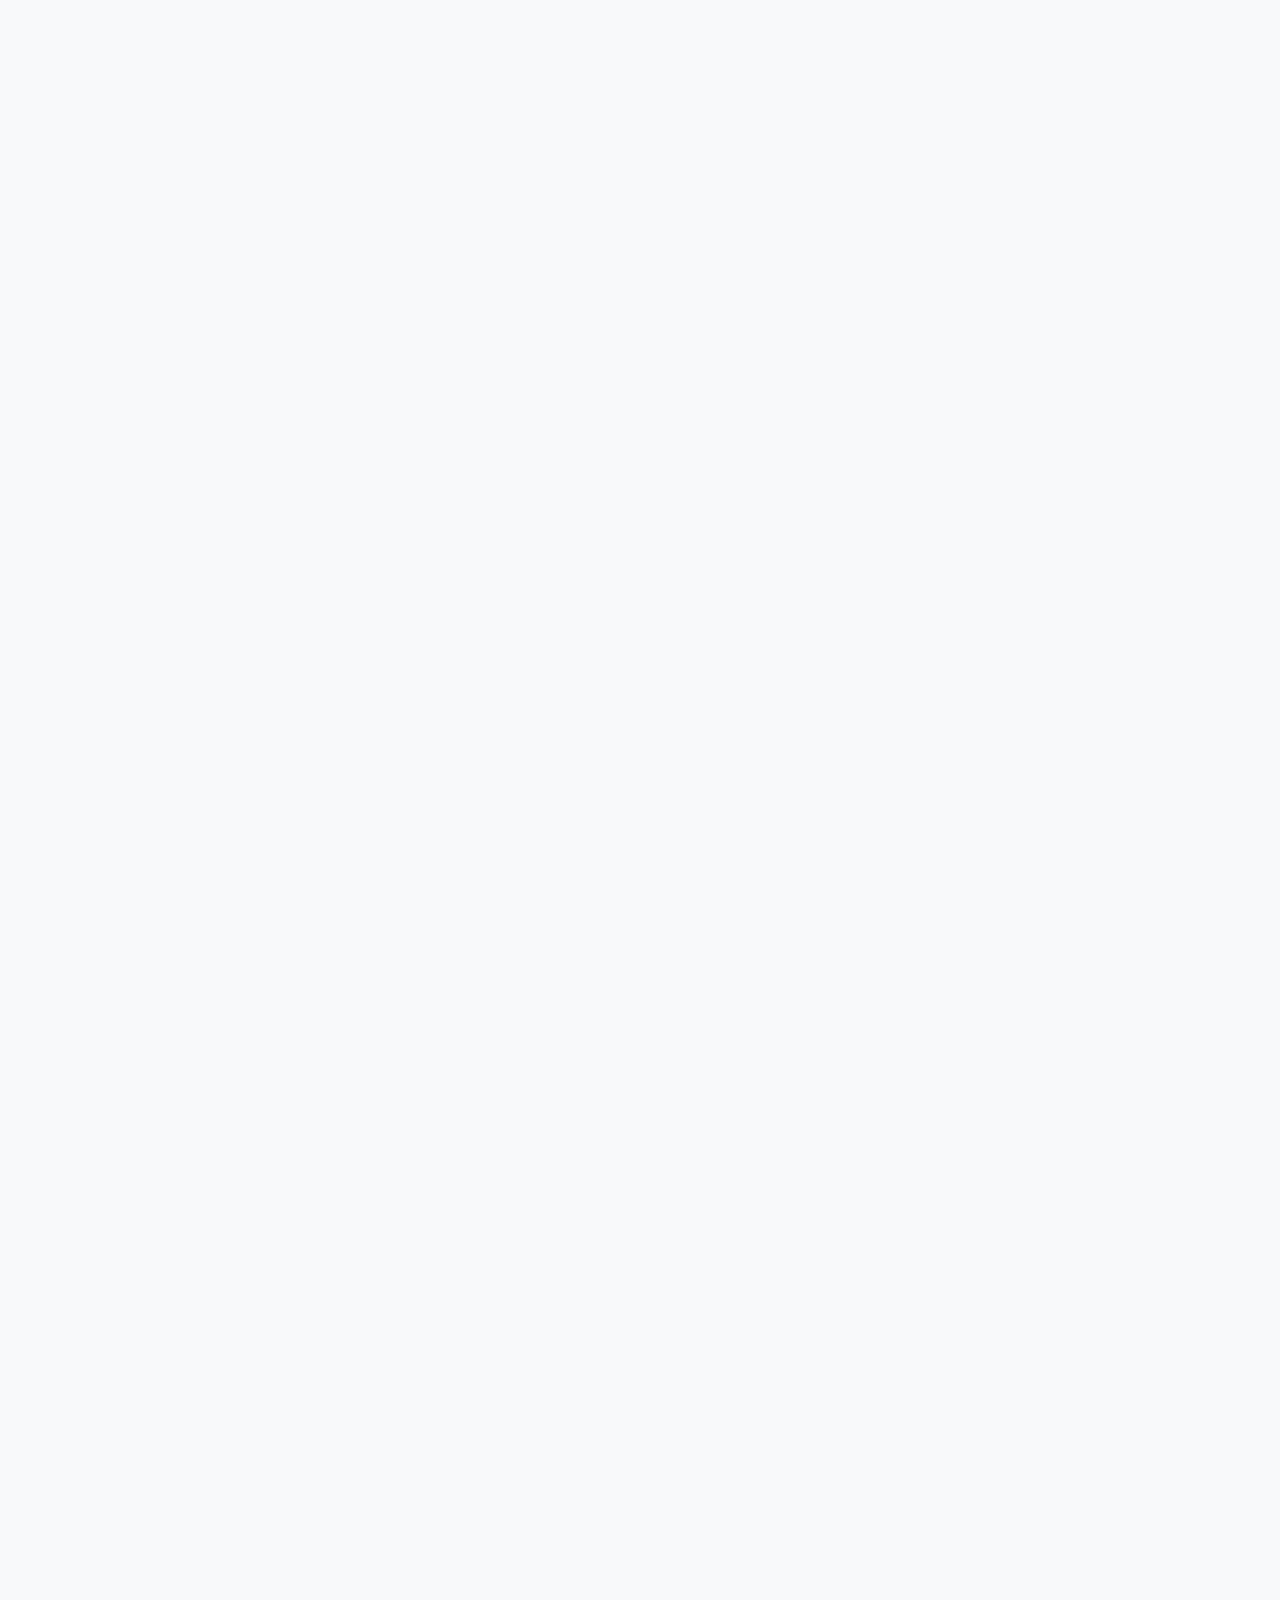
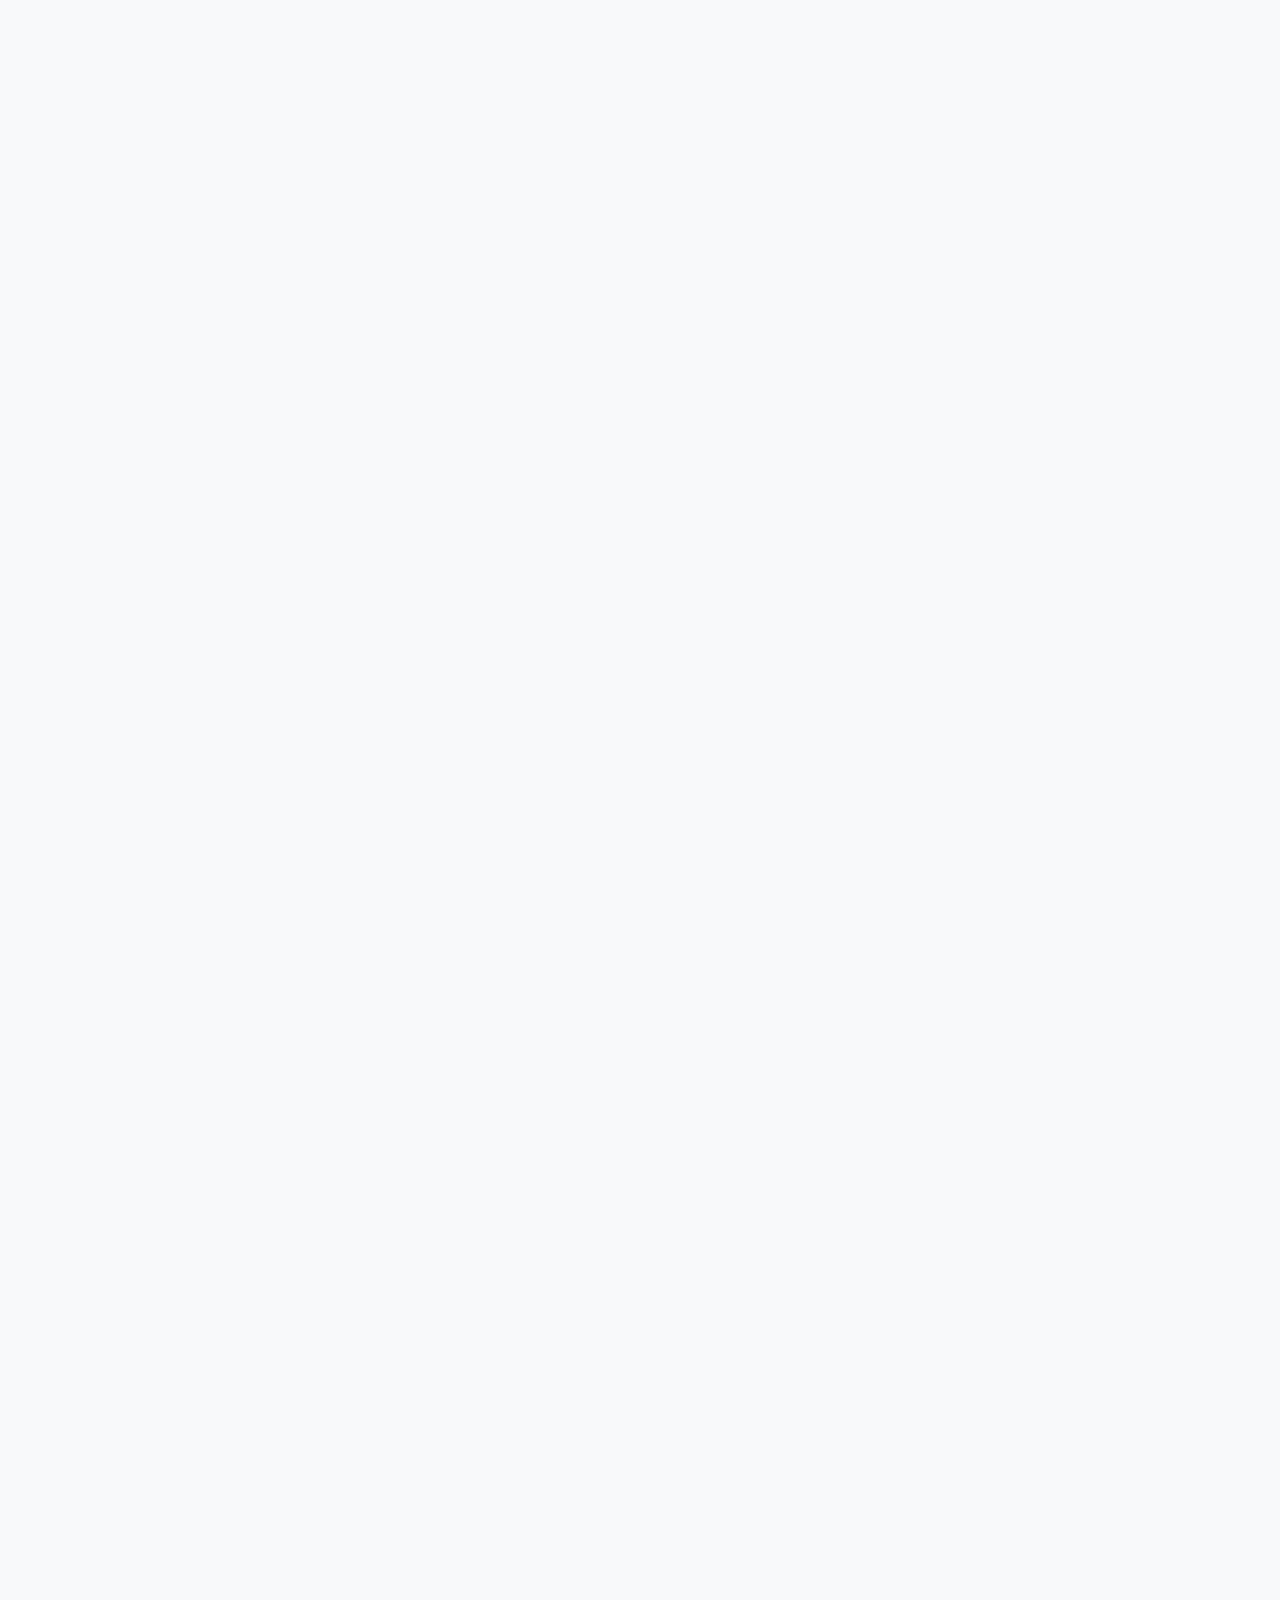
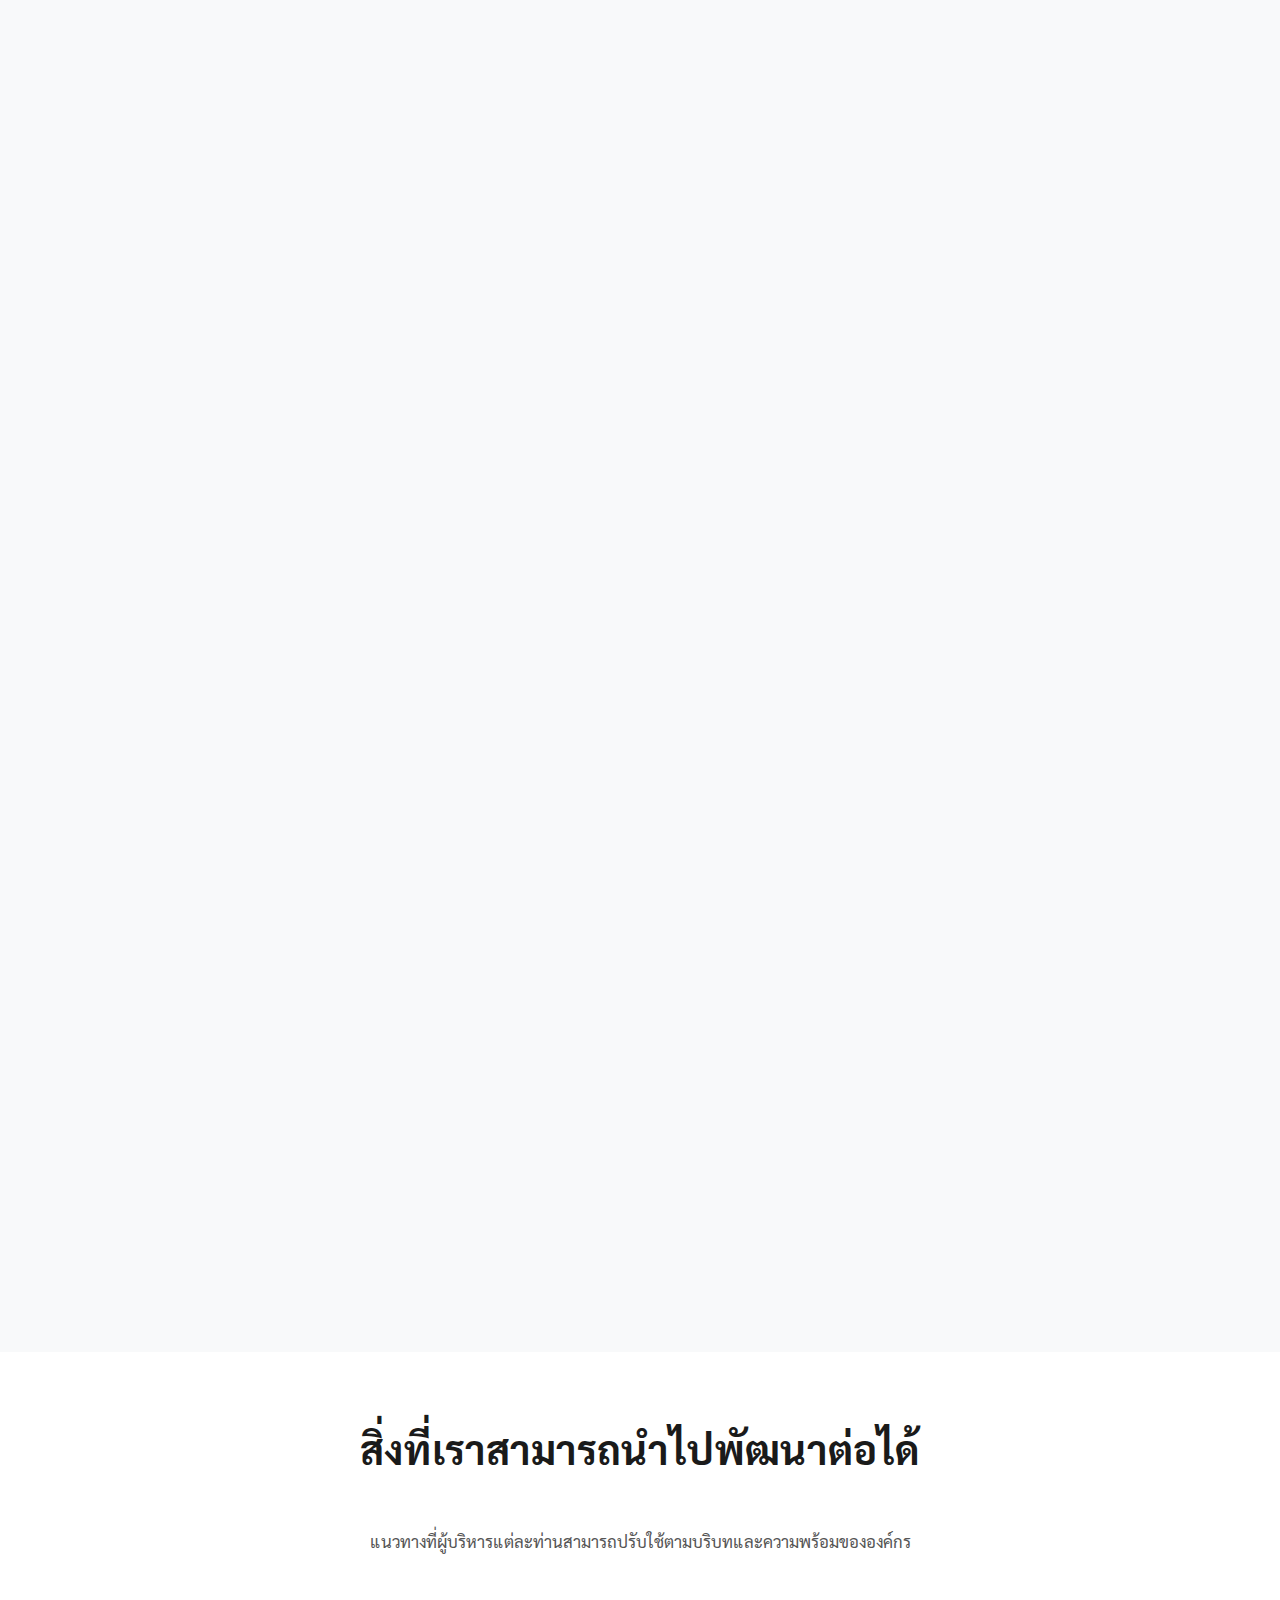
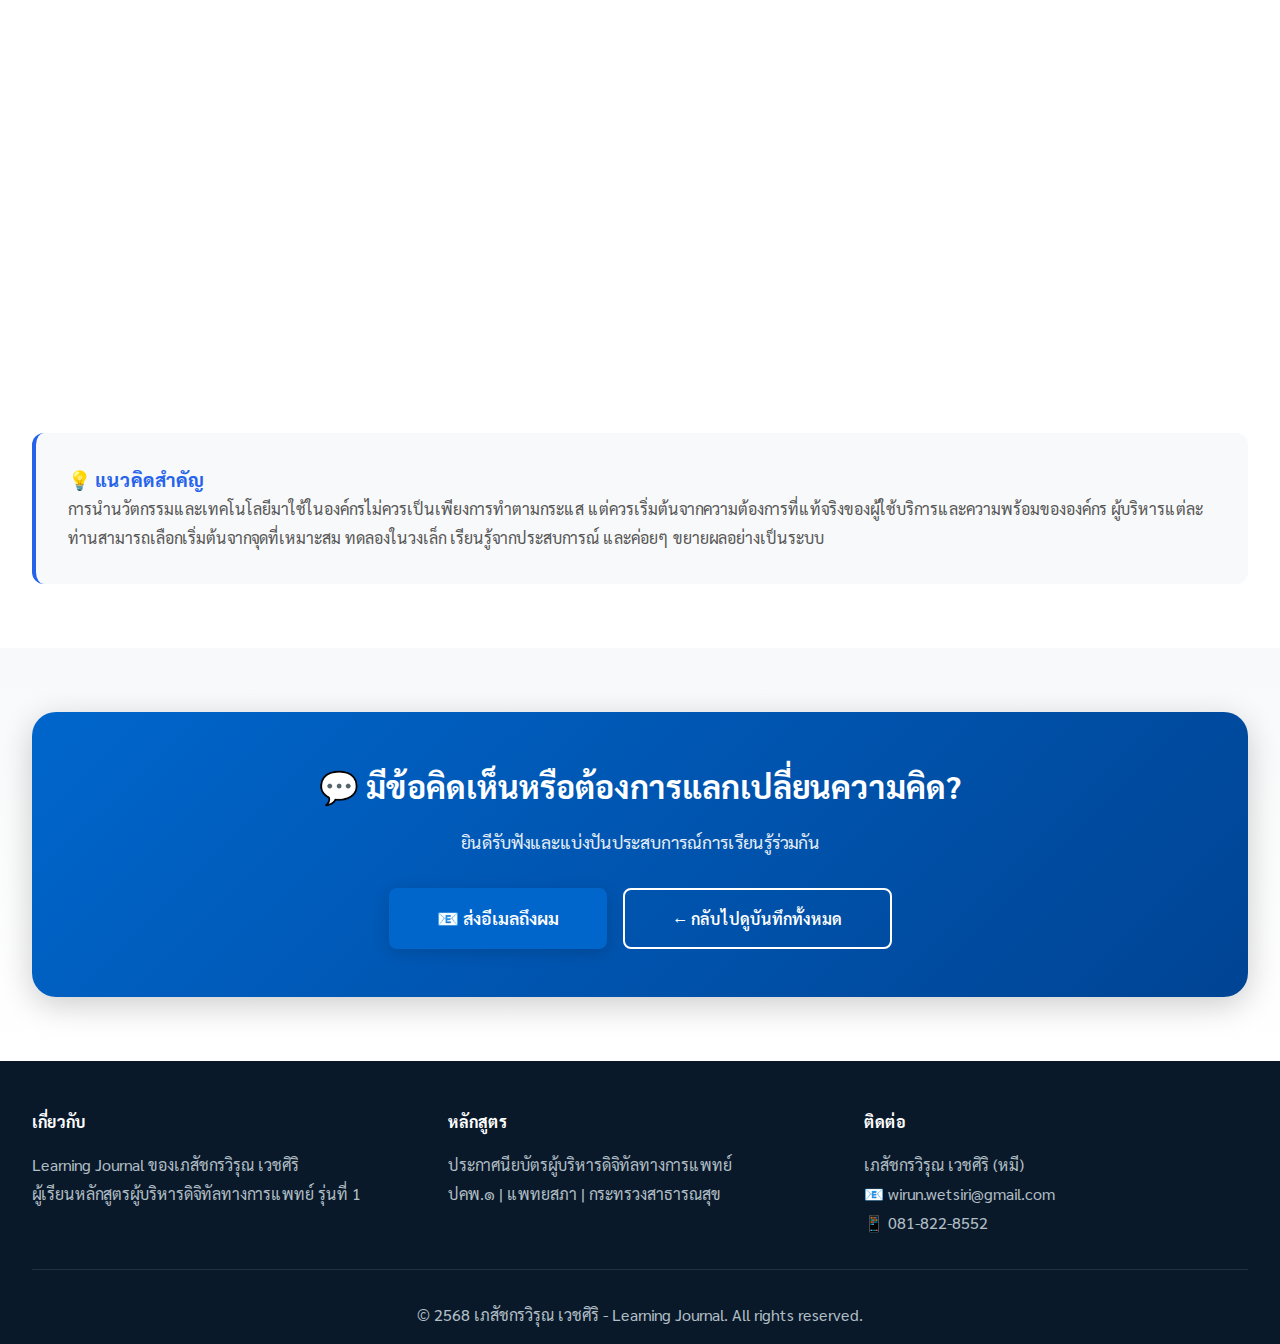
<file: session2.html>
<!DOCTYPE html>
<html lang="th">
<head>
    <meta charset="UTF-8">
    <meta name="viewport" content="width=device-width, initial-scale=1.0">
    <title>บันทึกครั้งที่ 2: Medical AI & Digital Innovation | Learning Journal - เภสัชกรวิรุณ เวชศิริ</title>
    <link rel="stylesheet" href="styles.css">
    <link rel="stylesheet" href="session.css">
    <link href="https://fonts.googleapis.com/css2?family=Sarabun:wght@300;400;600;700&family=Inter:wght@400;600;700&display=swap" rel="stylesheet">
</head>
<body>
    <!-- Navigation -->
    <nav class="navbar">
        <div class="container">
            <div class="nav-brand">
                <img src="wirun-logo.png" alt="เภสัชกรวิรุณ เวชศิริ" class="logo">
                <span class="brand-text">Learning Journey</span>
            </div>
            <button class="mobile-menu-toggle" aria-label="Toggle menu">
                <span></span>
                <span></span>
                <span></span>
            </button>
            <ul class="nav-menu">
                <li><a href="index.html">หน้าหลัก</a></li>
                <li><a href="index.html#sessions" class="active">บันทึกการเรียนรู้</a></li>
                <li><a href="index.html#about">เกี่ยวกับผม</a></li>
                <li><a href="index.html#contact" class="btn-contact">ติดต่อ</a></li>
            </ul>
        </div>
    </nav>

    <!-- Session Hero -->
    <section class="session-hero">
        <div class="container">
            <div class="breadcrumb">
                <a href="index.html">หน้าหลัก</a> / <a href="index.html#sessions">บันทึกการเรียนรู้</a> / <span>ครั้งที่ 2</span>
            </div>
            <div class="session-hero-content">
                <div class="session-hero-badge">บันทึกครั้งที่ 2 | 1 พฤศจิกายน 2568</div>
                <h1 class="session-hero-title">สิ่งที่ผมได้เรียนรู้<br>Medical AI Ecosystem & Digital Innovation</h1>
                <p class="session-hero-subtitle">บันทึกการเรียนรู้ของผมเกี่ยวกับระบบ AI ทางการแพทย์, นวัตกรรมที่ขับเคลื่อนโดยลูกค้า และระบบการเงินสุขภาพ</p>
                <div class="session-meta">
                    <div class="meta-item">
                        <span class="meta-icon">📍</span>
                        <span>ห้องประชุมวชิรเวช ชั้น 14 อาคารมหิตลาธิเบศร</span>
                    </div>
                    <div class="meta-item">
                        <span class="meta-icon">⏰</span>
                        <span>เวลา 08.30 - 16.30 น.</span>
                    </div>
                    <div class="meta-item">
                        <span class="meta-icon">👥</span>
                        <span>4 วิทยากร</span>
                    </div>
                </div>
            </div>
        </div>
    </section>

    <!-- Executive Summary -->
    <section class="executive-summary">
        <div class="container">
            <h2 class="section-title">สรุปสิ่งที่ผมได้เรียนรู้</h2>
            <div class="summary-grid">
                <div class="summary-card highlight">
                    <div class="summary-icon">🎯</div>
                    <h3>สิ่งที่ได้เรียนรู้</h3>
                    <p>วันนี้ผมได้ทำความเข้าใจระบบนิเวศ AI ทางการแพทย์ การออกแบบนวัตกรรมที่ตอบโจทย์ผู้ใช้งานจริง และระบบการเงินด้านสุขภาพ ซึ่งเป็นพื้นฐานสำคัญในการนำไปประยุกต์ใช้</p>
                </div>
                <div class="summary-card">
                    <div class="summary-icon">💡</div>
                    <h3>ข้อคิดที่ได้</h3>
                    <ul>
                        <li>Medical AI ใน UK มีระบบนิเวศที่เราสามารถเรียนรู้และนำมาปรับใช้ได้</li>
                        <li>Customer-driven innovation คือกุญแจสำคัญในการพัฒนานวัตกรรมที่ตอบโจทย์จริง</li>
                        <li>การเข้าใจระบบการเงินสุขภาพจะช่วยให้วางแผนการพัฒนาได้ดีขึ้น</li>
                    </ul>
                </div>
                <div class="summary-card">
                    <div class="summary-icon">🚀</div>
                    <h3>แนวทางการนำไปปฏิบัติ</h3>
                    <ul>
                        <li>ศึกษาวิธีการนำ AI มาใช้อย่างเป็นระบบในองค์กร</li>
                        <li>ประยุกต์ใช้ innovation framework ในการพัฒนาโครงการ</li>
                        <li>ทำความเข้าใจโครงสร้างการเงินเพื่อวางแผนที่ยั่งยืน</li>
                    </ul>
                </div>
            </div>
        </div>
    </section>

    <!-- Interactive Infographic -->
    <section class="infographic-section">
        <div class="container">
            <h2 class="section-title">ภาพรวมการเรียนครั้งที่ 2</h2>
            <div class="infographic-container">
                <!-- Timeline Infographic -->
                <div class="session-timeline">
                    <div class="timeline-block">
                        <div class="timeline-time">08.30 - 09.00</div>
                        <div class="timeline-content-card opening">
                            <h3>🏛️ เปิดการเรียน</h3>
                            <p>ลงทะเบียนและเตรียมความพร้อม</p>
                        </div>
                    </div>

                    <div class="timeline-block featured">
                        <div class="timeline-time">09.00 - 12.00</div>
                        <div class="timeline-content-card med-talk">
                            <div class="card-badge">Med Talk กับ Apollo</div>
                            <h3>🏥 มุมมองดิจิทัลทางการแพทย์ผู้บริหารโรงพยาบาลเอกชน</h3>
                            <div class="speaker-box">
                                <div class="speaker-avatar">👨‍⚕️</div>
                                <div class="speaker-details">
                                    <strong>นายแพทย์พร้อมพงศ์ ไชยธรานุกูล</strong>
                                    <p>ผู้บริหารโรงพยาบาลเอกชน</p>
                                </div>
                            </div>
                            <div class="key-points">
                                <div class="point-item">✓ Digital transformation ในโรงพยาบาลเอกชน</div>
                                <div class="point-item">✓ ความท้าทายและโอกาสในการนำ AI มาใช้</div>
                                <div class="point-item">✓ Best practices จากประสบการณ์จริง</div>
                            </div>
                        </div>
                    </div>

                    <div class="timeline-block featured">
                        <div class="timeline-time">09.00 - 12.00</div>
                        <div class="timeline-content-card ai-ecosystem">
                            <div class="card-badge">การเรียนการสอนครั้งที่ 9</div>
                            <h3>🤖 Medical AI Ecosystem in UK</h3>
                            <div class="speaker-box dual">
                                <div class="speaker-mini">
                                    <div class="speaker-avatar">👨‍🔬</div>
                                    <div>
                                        <strong>Dr. Jorge Cardoso</strong>
                                        <p>AI Expert from UK</p>
                                    </div>
                                </div>
                                <div class="speaker-mini">
                                    <div class="speaker-avatar">👨‍⚕️</div>
                                    <div>
                                        <strong>นายแพทย์ปิยะฤทธิ์ อิทธิชัยวงศ์</strong>
                                        <p>ผู้เชี่ยวชาญด้าน Medical AI</p>
                                    </div>
                                </div>
                            </div>
                            <div class="topic-grid">
                                <div class="topic-box">
                                    <span class="topic-icon">🏛️</span>
                                    <span>NHS AI Strategy</span>
                                </div>
                                <div class="topic-box">
                                    <span class="topic-icon">🔬</span>
                                    <span>Clinical Applications</span>
                                </div>
                                <div class="topic-box">
                                    <span class="topic-icon">📊</span>
                                    <span>Data Infrastructure</span>
                                </div>
                                <div class="topic-box">
                                    <span class="topic-icon">⚖️</span>
                                    <span>Regulations & Ethics</span>
                                </div>
                            </div>
                        </div>
                    </div>

                    <div class="timeline-block">
                        <div class="timeline-time">12.00 - 13.00</div>
                        <div class="timeline-content-card break">
                            <h3>🍴 รับประทานอาหารกลางวัน</h3>
                            <p>พักผ่อนและแลกเปลี่ยนความคิดเห็น</p>
                        </div>
                    </div>

                    <div class="timeline-block">
                        <div class="timeline-time">13.00 - 13.30</div>
                        <div class="timeline-content-card break">
                            <h3>🎯 เปิดช่วงบ่าย</h3>
                            <p>เตรียมความพร้อมสำหรับช่วงบ่าย</p>
                        </div>
                    </div>

                    <div class="timeline-block featured">
                        <div class="timeline-time">13.30 - 15.00</div>
                        <div class="timeline-content-card innovation">
                            <div class="card-badge">Non-Med Talk กับ Apollo</div>
                            <h3>💡 Customer Driven Innovation Process in Healthcare</h3>
                            <div class="speaker-box">
                                <div class="speaker-avatar">👨‍💼</div>
                                <div class="speaker-details">
                                    <strong>คุณอัมยวัฒน์ จิตติพลังศรี</strong>
                                    <p>Innovation Consultant</p>
                                </div>
                            </div>
                            <div class="innovation-process">
                                <div class="process-step">
                                    <span class="step-number">1</span>
                                    <span class="step-text">Understand Customer Needs</span>
                                </div>
                                <div class="process-arrow">→</div>
                                <div class="process-step">
                                    <span class="step-number">2</span>
                                    <span class="step-text">Ideate Solutions</span>
                                </div>
                                <div class="process-arrow">→</div>
                                <div class="process-step">
                                    <span class="step-number">3</span>
                                    <span class="step-text">Prototype & Test</span>
                                </div>
                                <div class="process-arrow">→</div>
                                <div class="process-step">
                                    <span class="step-number">4</span>
                                    <span class="step-text">Implement & Scale</span>
                                </div>
                            </div>
                        </div>
                    </div>

                    <div class="timeline-block featured">
                        <div class="timeline-time">15.00 - 16.30</div>
                        <div class="timeline-content-card financing">
                            <div class="card-badge">การเรียนการสอนครั้งที่ 10</div>
                            <h3>💰 Healthcare Financing and National Health Security System</h3>
                            <div class="speaker-box">
                                <div class="speaker-avatar">👨‍⚕️</div>
                                <div class="speaker-details">
                                    <strong>ทันตแพทย์อรรถพร คัมภิญญบาลศิล</strong>
                                    <p>ผู้เชี่ยวชาญด้าน Healthcare Financing</p>
                                </div>
                            </div>
                            <div class="financing-topics">
                                <div class="finance-card">
                                    <span class="finance-icon">🏥</span>
                                    <strong>Universal Coverage</strong>
                                    <p>หลักประกันสุขภาพถ้วนหน้า</p>
                                </div>
                                <div class="finance-card">
                                    <span class="finance-icon">💵</span>
                                    <strong>Budget Allocation</strong>
                                    <p>การจัดสรรงบประมาณ</p>
                                </div>
                                <div class="finance-card">
                                    <span class="finance-icon">📈</span>
                                    <strong>Sustainability</strong>
                                    <p>ความยั่งยืนของระบบ</p>
                                </div>
                            </div>
                        </div>
                    </div>

                    <div class="timeline-block">
                        <div class="timeline-time">16.30</div>
                        <div class="timeline-content-card closing">
                            <h3>🎯 ปิดท้ายและกลุ่มวิชาการ</h3>
                            <p>สรุปเนื้อหาและเตรียมความพร้อมสำหรับครั้งถัดไป</p>
                        </div>
                    </div>
                </div>
            </div>
        </div>
    </section>

    <!-- Detailed Content Sections -->
    <section class="detailed-content">
        <div class="container">
            <h2 class="section-title">บันทึกรายละเอียด</h2>
            
            <!-- Topic 1: Med Talk -->
            <div class="content-block">
                <div class="content-header">
                    <span class="content-number">01</span>
                    <h3>มุมมองดิจิทัลทางการแพทย์ผู้บริหารโรงพยาบาลเอกชน</h3>
                </div>
                <div class="content-body">
                    <div class="content-columns">
                        <div class="content-main">
                            <h4>📌 ประเด็นหลัก</h4>
                            <ul class="content-list">
                                <li><strong>Digital Transformation Journey:</strong> การเปลี่ยนผ่านสู่ดิจิทัลในโรงพยาบาลเอกชน ความท้าทายและโอกาส</li>
                                <li><strong>Technology Integration:</strong> การนำเทคโนโลยีใหม่ๆ มาใช้ในการดูแลผู้ป่วย</li>
                                <li><strong>Staff Readiness:</strong> การเตรียมความพร้อมบุคลากรสำหรับการเปลี่ยนแปลง</li>
                                <li><strong>ROI & Business Case:</strong> การวัดผลตอบแทนจากการลงทุนด้านดิจิทัล</li>
                            </ul>
                            
                            <h4>💡 Key Insights</h4>
                            <div class="insight-box">
                                <p>"การนำ Digital Technology มาใช้ไม่ใช่แค่เรื่องของเทคโนโลยี แต่เป็นเรื่องของ Change Management และ Culture Transformation"</p>
                            </div>
                        </div>
                        <div class="content-sidebar">
                            <div class="sidebar-card">
                                <h4>🎥 Video Summary</h4>
                                <div class="video-placeholder">
                                    <p>📺 วิดีโอสรุปโดย AI</p>
                                    <a href="#" class="btn-video">รอการอัพโหลด</a>
                                </div>
                            </div>
                            <div class="sidebar-card">
                                <h4>📄 Downloads</h4>
                                <ul class="download-list">
                                    <li><a href="#">📊 Slides (PDF)</a></li>
                                    <li><a href="#">📝 Summary Notes</a></li>
                                </ul>
                            </div>
                        </div>
                    </div>
                </div>
            </div>

            <!-- Topic 2: Medical AI Ecosystem -->
            <div class="content-block">
                <div class="content-header">
                    <span class="content-number">02</span>
                    <h3>Medical AI Ecosystem in UK</h3>
                </div>
                <div class="content-body">
                    <div class="content-columns">
                        <div class="content-main">
                            <h4>📌 NHS AI Strategy</h4>
                            <ul class="content-list">
                                <li><strong>National AI Strategy:</strong> แผนยุทธศาสตร์ AI ระดับชาติของ NHS</li>
                                <li><strong>Clinical Validation:</strong> กระบวนการตรวจสอบความปลอดภัยและประสิทธิภาพ</li>
                                <li><strong>Data Governance:</strong> การจัดการข้อมูลสุขภาพอย่างปลอดภัยและเป็นธรรม</li>
                                <li><strong>AI Ethics Framework:</strong> กรอบจริยธรรมการใช้ AI ในการแพทย์</li>
                            </ul>
                            
                            <h4>🔬 Clinical Applications</h4>
                            <div class="application-grid">
                                <div class="app-card">
                                    <span class="app-icon">🫀</span>
                                    <strong>Cardiology</strong>
                                    <p>AI for ECG analysis</p>
                                </div>
                                <div class="app-card">
                                    <span class="app-icon">🧠</span>
                                    <strong>Radiology</strong>
                                    <p>Medical imaging AI</p>
                                </div>
                                <div class="app-card">
                                    <span class="app-icon">🔬</span>
                                    <strong>Pathology</strong>
                                    <p>Digital pathology</p>
                                </div>
                                <div class="app-card">
                                    <span class="app-icon">💊</span>
                                    <strong>Drug Discovery</strong>
                                    <p>AI-powered research</p>
                                </div>
                            </div>

                            <h4>💡 ข้อคิดของผมสำหรับประเทศไทย</h4>
                            <div class="insight-box">
                                <ul>
                                    <li>✓ เราต้องสร้าง regulatory framework ที่แข็งแรง</li>
                                    <li>✓ ควรลงทุนในโครงสร้างข้อมูลตั้งแต่เริ่มต้น</li>
                                    <li>✓ สร้างความรู้ความเข้าใจ AI ให้กับบุคลากรทางการแพทย์</li>
                                    <li>✓ เริ่มจากโครงการที่มีผลกระทบสูงและความเสี่ยงต่ำ</li>
                                </ul>
                            </div>
                        </div>
                        <div class="content-sidebar">
                            <div class="sidebar-card">
                                <h4>🎥 Video Summary</h4>
                                <div class="video-placeholder">
                                    <p>📺 วิดีโอสรุปโดย AI</p>
                                    <a href="#" class="btn-video">รอการอัพโหลด</a>
                                </div>
                            </div>
                            <div class="sidebar-card">
                                <h4>🔗 Resources</h4>
                                <ul class="download-list">
                                    <li><a href="#">NHS AI Lab Website</a></li>
                                    <li><a href="#">UK AI Strategy Document</a></li>
                                    <li><a href="#">Case Studies</a></li>
                                </ul>
                            </div>
                        </div>
                    </div>
                </div>
            </div>

            <!-- Topic 3: Customer Innovation -->
            <div class="content-block">
                <div class="content-header">
                    <span class="content-number">03</span>
                    <h3>Customer Driven Innovation Process in Healthcare</h3>
                </div>
                <div class="content-body">
                    <div class="content-columns">
                        <div class="content-main">
                            <h4>📌 Innovation Framework</h4>
                            <div class="framework-visual">
                                <div class="framework-phase">
                                    <div class="phase-header">
                                        <span class="phase-num">Phase 1</span>
                                        <strong>Discover</strong>
                                    </div>
                                    <ul>
                                        <li>Understand patient journey</li>
                                        <li>Identify pain points</li>
                                        <li>Gather insights</li>
                                    </ul>
                                </div>
                                <div class="framework-phase">
                                    <div class="phase-header">
                                        <span class="phase-num">Phase 2</span>
                                        <strong>Define</strong>
                                    </div>
                                    <ul>
                                        <li>Problem definition</li>
                                        <li>Opportunity sizing</li>
                                        <li>Success metrics</li>
                                    </ul>
                                </div>
                                <div class="framework-phase">
                                    <div class="phase-header">
                                        <span class="phase-num">Phase 3</span>
                                        <strong>Develop</strong>
                                    </div>
                                    <ul>
                                        <li>Ideation workshops</li>
                                        <li>Rapid prototyping</li>
                                        <li>User testing</li>
                                    </ul>
                                </div>
                                <div class="framework-phase">
                                    <div class="phase-header">
                                        <span class="phase-num">Phase 4</span>
                                        <strong>Deploy</strong>
                                    </div>
                                    <ul>
                                        <li>Pilot implementation</li>
                                        <li>Measure outcomes</li>
                                        <li>Scale & optimize</li>
                                    </ul>
                                </div>
                            </div>

                            <h4>🎯 Real-Life Example</h4>
                            <div class="case-study">
                                <div class="case-header">
                                    <span class="case-icon">📱</span>
                                    <strong>Case Study: Telemedicine Platform</strong>
                                </div>
                                <div class="case-content">
                                    <p><strong>Challenge:</strong> ผู้ป่วยเข้าถึงแพทย์เฉพาะทางได้ยาก รอคิวนาน</p>
                                    <p><strong>Solution:</strong> พัฒนาแพลตฟอร์มการรักษาทางไกลที่ครอบคลุม</p>
                                    <p><strong>Results:</strong></p>
                                    <ul>
                                        <li>✓ ลดเวลารอคิวจาก 2 สัปดาห์เหลือ 24 ชั่วโมง</li>
                                        <li>✓ เพิ่มการเข้าถึงแพทย์เฉพาะทาง 300%</li>
                                        <li>✓ Patient satisfaction เพิ่มขึ้น 85%</li>
                                    </ul>
                                </div>
                            </div>
                        </div>
                        <div class="content-sidebar">
                            <div class="sidebar-card">
                                <h4>🎥 Video Summary</h4>
                                <div class="video-placeholder">
                                    <p>📺 วิดีโอสรุปโดย AI</p>
                                    <a href="#" class="btn-video">รอการอัพโหลด</a>
                                </div>
                            </div>
                            <div class="sidebar-card">
                                <h4>🛠️ Tools & Templates</h4>
                                <ul class="download-list">
                                    <li><a href="#">Innovation Canvas</a></li>
                                    <li><a href="#">Customer Journey Map</a></li>
                                    <li><a href="#">Prototype Checklist</a></li>
                                </ul>
                            </div>
                        </div>
                    </div>
                </div>
            </div>

            <!-- Topic 4: Healthcare Financing -->
            <div class="content-block">
                <div class="content-header">
                    <span class="content-number">04</span>
                    <h3>Healthcare Financing and National Health Security System</h3>
                </div>
                <div class="content-body">
                    <div class="content-columns">
                        <div class="content-main">
                            <h4>📌 ระบบหลักประกันสุขภาพแห่งชาติ</h4>
                            <ul class="content-list">
                                <li><strong>Universal Coverage Scheme:</strong> โครงสร้างและการทำงานของระบบหลักประกันสุขภาพถ้วนหน้า</li>
                                <li><strong>Budget Allocation Mechanism:</strong> กลไกการจัดสรรงบประมาณให้หน่วยบริการ</li>
                                <li><strong>Quality & Cost Control:</strong> การควบคุมคุณภาพและต้นทุนการรักษา</li>
                                <li><strong>Future Challenges:</strong> ประเด็นท้าทายในอนาคต (Aging society, NCDs, etc.)</li>
                            </ul>

                            <h4>💰 Healthcare Financing Models</h4>
                            <div class="financing-models">
                                <div class="model-card">
                                    <h5>🏥 บัตรทอง (UC)</h5>
                                    <div class="model-details">
                                        <p><strong>Coverage:</strong> ประชากร ~48 ล้านคน</p>
                                        <p><strong>Budget:</strong> Capitation + DRG</p>
                                        <p><strong>Features:</strong> ไม่จ่ายตรง ครอบคลุมบริการพื้นฐาน</p>
                                    </div>
                                </div>
                                <div class="model-card">
                                    <h5>👔 ประกันสังคม (SSS)</h5>
                                    <div class="model-details">
                                        <p><strong>Coverage:</strong> แรงงานภาคเอกชน ~11 ล้านคน</p>
                                        <p><strong>Budget:</strong> Capitation</p>
                                        <p><strong>Features:</strong> จ่ายร่วม มีสิทธิเลือกโรงพยาบาล</p>
                                    </div>
                                </div>
                                <div class="model-card">
                                    <h5>👨‍⚕️ ข้าราชการ (CSMBS)</h5>
                                    <div class="model-details">
                                        <p><strong>Coverage:</strong> ข้าราชการและครอบครัว ~5 ล้านคน</p>
                                        <p><strong>Budget:</strong> Fee for Service</p>
                                        <p><strong>Features:</strong> ไม่จำกัดสิทธิ์ สามารถเบิกได้</p>
                                    </div>
                                </div>
                            </div>

                            <h4>📊 Sustainability Challenges</h4>
                            <div class="insight-box warning">
                                <strong>⚠️ ประเด็นที่ต้องจับตา:</strong>
                                <ul>
                                    <li>🔺 งบประมาณต่อหัวไม่เพิ่มตามเงินเฟ้อและค่าใช้จ่าย</li>
                                    <li>👴 สังคมผู้สูงอายุเพิ่มขึ้นอย่างรวดเร็ว</li>
                                    <li>💊 เทคโนโลยีและยามีราคาสูงขึ้น</li>
                                    <li>🏥 การกระจายทรัพยากรไม่เท่าเทียม</li>
                                </ul>
                            </div>

                            <h4>💡 Solutions & Recommendations</h4>
                            <div class="recommendations">
                                <div class="rec-item">
                                    <span class="rec-icon">🎯</span>
                                    <div>
                                        <strong>Value-Based Care</strong>
                                        <p>เปลี่ยนจากจ่ายตามบริการเป็นจ่ายตามคุณค่า</p>
                                    </div>
                                </div>
                                <div class="rec-item">
                                    <span class="rec-icon">🤖</span>
                                    <div>
                                        <strong>Digital Health</strong>
                                        <p>ใช้เทคโนโลยีเพิ่มประสิทธิภาพและลดต้นทุน</p>
                                    </div>
                                </div>
                                <div class="rec-item">
                                    <span class="rec-icon">🏃</span>
                                    <div>
                                        <strong>Prevention Focus</strong>
                                        <p>เน้นป้องกันโรคมากกว่ารักษา</p>
                                    </div>
                                </div>
                            </div>
                        </div>
                        <div class="content-sidebar">
                            <div class="sidebar-card">
                                <h4>🎥 Video Summary</h4>
                                <div class="video-placeholder">
                                    <p>📺 วิดีโอสรุปโดย AI</p>
                                    <a href="#" class="btn-video">รอการอัพโหลด</a>
                                </div>
                            </div>
                            <div class="sidebar-card">
                                <h4>📊 Data & Reports</h4>
                                <ul class="download-list">
                                    <li><a href="#">NHSO Annual Report</a></li>
                                    <li><a href="#">Budget Analysis</a></li>
                                    <li><a href="#">Policy Brief</a></li>
                                </ul>
                            </div>
                        </div>
                    </div>
                </div>
            </div>
        </div>
    </section>

    <!-- Action Items -->
    <section class="action-items">
        <div class="container">
            <h2 class="section-title">สิ่งที่เราสามารถนำไปพัฒนาต่อได้</h2>
            <p style="text-align: center; margin-bottom: 2rem; color: #555; font-size: 1.05rem;">
                แนวทางที่ผู้บริหารแต่ละท่านสามารถปรับใช้ตามบริบทและความพร้อมขององค์กร
            </p>
            <div class="actions-grid">
                <div class="action-card">
                    <div class="action-icon">📋</div>
                    <h3>มุมมองการทบทวนองค์กร</h3>
                    <ul>
                        <li>ประเมินระดับ digital maturity และความพร้อมด้านเทคโนโลยี</li>
                        <li>ระบุและวิเคราะห์ pain points ของผู้ใช้บริการและบุคลากร</li>
                        <li>สำรวจโอกาสในการนำ AI และเทคโนโลยีใหม่มาใช้ให้เกิดประโยชน์</li>
                    </ul>
                </div>
                <div class="action-card">
                    <div class="action-icon">💡</div>
                    <h3>มุมมองการวางแผนนวัตกรรม</h3>
                    <ul>
                        <li>ร่วมกันกำหนด innovation roadmap ที่สอดคล้องกับกลยุทธ์องค์กร</li>
                        <li>ทดลองและพัฒนา prototype ร่วมกับกลุ่มผู้ใช้บริการจริง</li>
                        <li>ส่งเสริมวัฒนธรรมการทดลอง การเรียนรู้ และการรับความล้มเหลว</li>
                    </ul>
                </div>
                <div class="action-card">
                    <div class="action-icon">💰</div>
                    <h3>มุมมองการวางแผนการเงิน</h3>
                    <ul>
                        <li>ทบทวนและวิเคราะห์โครงสร้างรายได้-ค่าใช้จ่ายอย่างเป็นระบบ</li>
                        <li>วางแผนและคำนวณ ROI ของโครงการดิจิทัลอย่างชัดเจน</li>
                        <li>เตรียมความพร้อมทางการเงินสำหรับการเปลี่ยนแปลงและการลงทุน</li>
                    </ul>
                </div>
            </div>
            <div style="background: #f8f9fa; padding: 2rem; border-radius: 12px; margin-top: 2rem; border-left: 4px solid #2563eb;">
                <h3 style="color: #2563eb; margin-top: 0;">💡 แนวคิดสำคัญ</h3>
                <p style="margin-bottom: 0; color: #555; line-height: 1.8;">
                    การนำนวัตกรรมและเทคโนโลยีมาใช้ในองค์กรไม่ควรเป็นเพียงการทำตามกระแส แต่ควรเริ่มต้นจากความต้องการที่แท้จริงของผู้ใช้บริการและความพร้อมขององค์กร
                    ผู้บริหารแต่ละท่านสามารถเลือกเริ่มต้นจากจุดที่เหมาะสม ทดลองในวงเล็ก เรียนรู้จากประสบการณ์ และค่อยๆ ขยายผลอย่างเป็นระบบ
                </p>
            </div>
        </div>
    </section>

    <!-- Consultation CTA -->
    <section class="consultation-cta">
        <div class="container">
            <div class="cta-box">
                <h2>💬 มีข้อคิดเห็นหรือต้องการแลกเปลี่ยนความคิด?</h2>
                <p>ยินดีรับฟังและแบ่งปันประสบการณ์การเรียนรู้ร่วมกัน</p>
                <div class="cta-buttons">
                    <a href="mailto:wirun.wetsiri@gmail.com" class="btn-primary">📧 ส่งอีเมลถึงผม</a>
                    <a href="index.html#sessions" class="btn-outline">← กลับไปดูบันทึกทั้งหมด</a>
                </div>
            </div>
        </div>
    </section>

    <!-- Footer -->
    <footer class="footer">
        <div class="container">
            <div class="footer-content">
                <div class="footer-section">
                    <h4>เกี่ยวกับ</h4>
                    <p>Learning Journal ของเภสัชกรวิรุณ เวชศิริ<br>ผู้เรียนหลักสูตรผู้บริหารดิจิทัลทางการแพทย์ รุ่นที่ 1</p>
                </div>
                <div class="footer-section">
                    <h4>หลักสูตร</h4>
                    <p>ประกาศนียบัตรผู้บริหารดิจิทัลทางการแพทย์<br>ปคพ.๑ | แพทยสภา | กระทรวงสาธารณสุข</p>
                </div>
                <div class="footer-section">
                    <h4>ติดต่อ</h4>
                    <p>เภสัชกรวิรุณ เวชศิริ (หมี)<br>
                    📧 wirun.wetsiri@gmail.com<br>
                    📱 081-822-8552</p>
                </div>
            </div>
            <div class="footer-bottom">
                <p>&copy; 2568 เภสัชกรวิรุณ เวชศิริ - Learning Journal. All rights reserved.</p>
            </div>
        </div>
    </footer>

    <script src="script.js"></script>
</body>
</html>
</file>
<file: session.css>
/* Session Page Specific Styles */

/* Session Hero */
.session-hero {
    background: linear-gradient(135deg, #0a1929 0%, #1a3a52 100%);
    color: white;
    padding: 3rem 0 4rem;
    position: relative;
}

.breadcrumb {
    margin-bottom: 2rem;
    font-size: 0.9rem;
}

.breadcrumb a {
    color: rgba(255, 255, 255, 0.7);
    text-decoration: none;
    transition: color 0.3s;
}

.breadcrumb a:hover {
    color: white;
}

.breadcrumb span {
    color: var(--accent-teal);
}

.session-hero-badge {
    display: inline-block;
    background: rgba(0, 184, 169, 0.2);
    color: var(--accent-teal);
    padding: 0.5rem 1.5rem;
    border-radius: 50px;
    font-weight: 600;
    margin-bottom: 1rem;
    border: 1px solid var(--accent-teal);
}

.session-hero-title {
    font-size: 3rem;
    font-weight: 700;
    margin-bottom: 1rem;
    line-height: 1.2;
}

.session-hero-subtitle {
    font-size: 1.2rem;
    color: rgba(255, 255, 255, 0.8);
    margin-bottom: 2rem;
    max-width: 800px;
}

.session-meta {
    display: flex;
    gap: 2rem;
    flex-wrap: wrap;
}

.meta-item {
    display: flex;
    align-items: center;
    gap: 0.5rem;
    font-size: 1rem;
}

.meta-icon {
    font-size: 1.5rem;
}

/* Executive Summary */
.executive-summary {
    padding: 4rem 0;
    background: linear-gradient(to bottom, #f8f9fa, white);
}

.summary-grid {
    display: grid;
    grid-template-columns: repeat(auto-fit, minmax(300px, 1fr));
    gap: 2rem;
    margin-top: 2rem;
}

.summary-card {
    background: white;
    padding: 2rem;
    border-radius: var(--radius-md);
    box-shadow: var(--shadow-sm);
    transition: all 0.3s ease;
}

.summary-card.highlight {
    border: 2px solid var(--primary-blue);
    box-shadow: var(--shadow-md);
}

.summary-card:hover {
    transform: translateY(-5px);
    box-shadow: var(--shadow-md);
}

.summary-icon {
    font-size: 3rem;
    margin-bottom: 1rem;
}

.summary-card h3 {
    font-size: 1.4rem;
    color: var(--text-dark);
    margin-bottom: 1rem;
}

.summary-card p {
    color: var(--text-secondary);
    line-height: 1.6;
    margin-bottom: 1rem;
}

.summary-card ul {
    list-style: none;
    padding: 0;
}

.summary-card li {
    padding: 0.5rem 0;
    padding-left: 1.5rem;
    position: relative;
    color: var(--text-secondary);
}

.summary-card li::before {
    content: "✓";
    position: absolute;
    left: 0;
    color: var(--primary-blue);
    font-weight: bold;
}

/* Infographic Section */
.infographic-section {
    padding: 4rem 0;
    background: white;
}

.infographic-container {
    margin-top: 3rem;
}

/* Session Timeline */
.session-timeline {
    max-width: 900px;
    margin: 0 auto;
    display: flex;
    flex-direction: column;
    gap: 2rem;
}

.timeline-block {
    display: flex;
    gap: 2rem;
    align-items: flex-start;
}

.timeline-time {
    min-width: 150px;
    font-weight: 600;
    color: var(--primary-blue);
    font-size: 1.1rem;
    padding-top: 1.5rem;
}

.timeline-content-card {
    flex: 1;
    background: white;
    border-radius: var(--radius-md);
    padding: 2rem;
    box-shadow: var(--shadow-sm);
    border-left: 4px solid #e0e0e0;
    transition: all 0.3s ease;
}

.timeline-content-card:hover {
    transform: translateX(5px);
    box-shadow: var(--shadow-md);
}

.timeline-content-card.opening {
    border-left-color: var(--accent-gold);
    background: linear-gradient(135deg, #fff9e6 0%, white 100%);
}

.timeline-content-card.med-talk {
    border-left-color: #e91e63;
    background: linear-gradient(135deg, #fff0f5 0%, white 100%);
}

.timeline-content-card.ai-ecosystem {
    border-left-color: var(--primary-blue);
    background: linear-gradient(135deg, #e3f2fd 0%, white 100%);
}

.timeline-content-card.innovation {
    border-left-color: #9c27b0;
    background: linear-gradient(135deg, #f3e5f5 0%, white 100%);
}

.timeline-content-card.financing {
    border-left-color: #4caf50;
    background: linear-gradient(135deg, #e8f5e9 0%, white 100%);
}

.timeline-content-card.break {
    border-left-color: #9e9e9e;
    background: #fafafa;
}

.timeline-content-card.closing {
    border-left-color: var(--accent-teal);
    background: linear-gradient(135deg, #e0f7f4 0%, white 100%);
}

.timeline-block.featured .timeline-content-card {
    box-shadow: var(--shadow-md);
}

.card-badge {
    display: inline-block;
    background: var(--primary-blue);
    color: white;
    padding: 0.3rem 1rem;
    border-radius: 50px;
    font-size: 0.85rem;
    font-weight: 600;
    margin-bottom: 1rem;
}

.timeline-content-card h3 {
    font-size: 1.3rem;
    color: var(--text-dark);
    margin-bottom: 1rem;
}

.timeline-content-card p {
    color: var(--text-secondary);
    margin-top: 0.5rem;
}

/* Speaker Boxes */
.speaker-box {
    display: flex;
    align-items: center;
    gap: 1rem;
    background: rgba(0, 0, 0, 0.03);
    padding: 1rem;
    border-radius: var(--radius-sm);
    margin-top: 1rem;
}

.speaker-box.dual {
    flex-direction: column;
    align-items: stretch;
}

.speaker-mini {
    display: flex;
    align-items: center;
    gap: 1rem;
}

.speaker-avatar {
    font-size: 2.5rem;
    width: 60px;
    height: 60px;
    display: flex;
    align-items: center;
    justify-content: center;
    background: white;
    border-radius: 50%;
    box-shadow: var(--shadow-sm);
}

.speaker-details strong {
    display: block;
    color: var(--text-dark);
    font-size: 1rem;
}

.speaker-details p {
    color: var(--text-secondary);
    font-size: 0.9rem;
    margin-top: 0.25rem;
}

/* Key Points & Topics */
.key-points {
    margin-top: 1rem;
    display: flex;
    flex-direction: column;
    gap: 0.5rem;
}

.point-item {
    padding: 0.5rem;
    background: rgba(0, 102, 204, 0.05);
    border-radius: var(--radius-sm);
    font-size: 0.9rem;
    color: var(--text-dark);
}

.topic-grid {
    display: grid;
    grid-template-columns: repeat(auto-fit, minmax(140px, 1fr));
    gap: 0.75rem;
    margin-top: 1rem;
}

.topic-box {
    background: white;
    padding: 1rem;
    border-radius: var(--radius-sm);
    text-align: center;
    font-size: 0.85rem;
    box-shadow: var(--shadow-sm);
    transition: all 0.3s;
}

.topic-box:hover {
    transform: translateY(-3px);
    box-shadow: var(--shadow-md);
}

.topic-icon {
    display: block;
    font-size: 1.5rem;
    margin-bottom: 0.5rem;
}

/* Innovation Process */
.innovation-process {
    display: flex;
    align-items: center;
    gap: 0.5rem;
    margin-top: 1rem;
    flex-wrap: wrap;
}

.process-step {
    flex: 1;
    min-width: 150px;
    background: white;
    padding: 1rem;
    border-radius: var(--radius-sm);
    box-shadow: var(--shadow-sm);
    text-align: center;
}

.step-number {
    display: block;
    width: 30px;
    height: 30px;
    background: var(--primary-blue);
    color: white;
    border-radius: 50%;
    margin: 0 auto 0.5rem;
    display: flex;
    align-items: center;
    justify-content: center;
    font-weight: bold;
}

.step-text {
    display: block;
    font-size: 0.85rem;
    color: var(--text-dark);
    font-weight: 600;
}

.process-arrow {
    font-size: 1.5rem;
    color: var(--primary-blue);
}

/* Financing Topics */
.financing-topics {
    display: grid;
    grid-template-columns: repeat(auto-fit, minmax(200px, 1fr));
    gap: 1rem;
    margin-top: 1rem;
}

.finance-card {
    background: white;
    padding: 1.5rem;
    border-radius: var(--radius-sm);
    box-shadow: var(--shadow-sm);
    text-align: center;
}

.finance-icon {
    font-size: 2rem;
    display: block;
    margin-bottom: 0.5rem;
}

.finance-card strong {
    display: block;
    color: var(--text-dark);
    margin-bottom: 0.5rem;
}

.finance-card p {
    font-size: 0.85rem;
    color: var(--text-secondary);
}

/* Detailed Content Section */
.detailed-content {
    padding: 4rem 0;
    background: #f8f9fa;
}

.content-block {
    background: white;
    border-radius: var(--radius-md);
    margin-bottom: 3rem;
    box-shadow: var(--shadow-sm);
    overflow: hidden;
}

.content-header {
    background: linear-gradient(135deg, var(--primary-blue), var(--primary-dark));
    color: white;
    padding: 2rem;
    display: flex;
    align-items: center;
    gap: 1.5rem;
}

.content-number {
    font-size: 3rem;
    font-weight: 700;
    opacity: 0.5;
}

.content-header h3 {
    font-size: 1.8rem;
    font-weight: 600;
}

.content-body {
    padding: 2rem;
}

.content-columns {
    display: grid;
    grid-template-columns: 1fr 300px;
    gap: 2rem;
}

.content-main h4 {
    font-size: 1.4rem;
    color: var(--text-dark);
    margin-top: 2rem;
    margin-bottom: 1rem;
}

.content-main h4:first-child {
    margin-top: 0;
}

.content-list {
    list-style: none;
    padding: 0;
}

.content-list li {
    padding: 0.75rem 0;
    padding-left: 2rem;
    position: relative;
    color: var(--text-secondary);
    line-height: 1.6;
}

.content-list li::before {
    content: "▸";
    position: absolute;
    left: 0;
    color: var(--primary-blue);
    font-weight: bold;
    font-size: 1.2rem;
}

.content-list li strong {
    color: var(--text-dark);
}

.insight-box {
    background: linear-gradient(135deg, #e3f2fd, #f0f8ff);
    border-left: 4px solid var(--primary-blue);
    padding: 1.5rem;
    border-radius: var(--radius-sm);
    margin: 1.5rem 0;
}

.insight-box p {
    font-style: italic;
    color: var(--text-dark);
    font-size: 1.05rem;
    line-height: 1.7;
}

.insight-box.warning {
    background: linear-gradient(135deg, #fff3e0, #fffaf0);
    border-left-color: var(--warning);
}

.insight-box ul {
    list-style: none;
    padding: 0;
    margin-top: 1rem;
}

.insight-box li {
    padding: 0.5rem 0;
    color: var(--text-dark);
}

/* Application Grid */
.application-grid {
    display: grid;
    grid-template-columns: repeat(auto-fit, minmax(200px, 1fr));
    gap: 1rem;
    margin: 1.5rem 0;
}

.app-card {
    background: white;
    border: 2px solid #f0f0f0;
    padding: 1.5rem;
    border-radius: var(--radius-sm);
    text-align: center;
    transition: all 0.3s;
}

.app-card:hover {
    border-color: var(--primary-blue);
    transform: translateY(-3px);
    box-shadow: var(--shadow-md);
}

.app-icon {
    font-size: 2.5rem;
    display: block;
    margin-bottom: 0.5rem;
}

.app-card strong {
    display: block;
    color: var(--text-dark);
    margin-bottom: 0.5rem;
}

.app-card p {
    font-size: 0.85rem;
    color: var(--text-secondary);
}

/* Framework Visual */
.framework-visual {
    display: grid;
    grid-template-columns: repeat(auto-fit, minmax(200px, 1fr));
    gap: 1rem;
    margin: 1.5rem 0;
}

.framework-phase {
    background: white;
    border: 2px solid var(--primary-blue);
    border-radius: var(--radius-sm);
    padding: 1.5rem;
}

.phase-header {
    margin-bottom: 1rem;
    padding-bottom: 0.75rem;
    border-bottom: 2px solid #f0f0f0;
}

.phase-num {
    display: inline-block;
    background: var(--primary-blue);
    color: white;
    padding: 0.25rem 0.75rem;
    border-radius: 50px;
    font-size: 0.8rem;
    font-weight: 600;
    margin-right: 0.5rem;
}

.phase-header strong {
    font-size: 1.2rem;
    color: var(--text-dark);
}

.framework-phase ul {
    list-style: none;
    padding: 0;
}

.framework-phase li {
    padding: 0.5rem 0;
    padding-left: 1.5rem;
    position: relative;
    font-size: 0.9rem;
    color: var(--text-secondary);
}

.framework-phase li::before {
    content: "•";
    position: absolute;
    left: 0;
    color: var(--primary-blue);
    font-size: 1.5rem;
    line-height: 0.9;
}

/* Case Study */
.case-study {
    background: #f8f9fa;
    border-radius: var(--radius-sm);
    padding: 1.5rem;
    margin: 1.5rem 0;
}

.case-header {
    display: flex;
    align-items: center;
    gap: 1rem;
    margin-bottom: 1rem;
    padding-bottom: 1rem;
    border-bottom: 2px solid #e0e0e0;
}

.case-icon {
    font-size: 2rem;
}

.case-header strong {
    font-size: 1.2rem;
    color: var(--text-dark);
}

.case-content p {
    margin: 1rem 0;
    line-height: 1.6;
}

.case-content strong {
    color: var(--text-dark);
}

.case-content ul {
    list-style: none;
    padding: 0;
    margin-top: 0.5rem;
}

.case-content li {
    padding: 0.25rem 0;
    color: var(--text-secondary);
}

/* Financing Models */
.financing-models {
    display: grid;
    grid-template-columns: repeat(auto-fit, minmax(250px, 1fr));
    gap: 1.5rem;
    margin: 1.5rem 0;
}

.model-card {
    background: white;
    border: 2px solid #f0f0f0;
    border-radius: var(--radius-sm);
    padding: 1.5rem;
    transition: all 0.3s;
}

.model-card:hover {
    border-color: var(--primary-blue);
    box-shadow: var(--shadow-md);
}

.model-card h5 {
    font-size: 1.2rem;
    color: var(--text-dark);
    margin-bottom: 1rem;
    padding-bottom: 0.75rem;
    border-bottom: 2px solid #f0f0f0;
}

.model-details p {
    margin: 0.75rem 0;
    line-height: 1.6;
}

.model-details strong {
    color: var(--primary-blue);
}

/* Recommendations */
.recommendations {
    display: flex;
    flex-direction: column;
    gap: 1rem;
    margin: 1.5rem 0;
}

.rec-item {
    display: flex;
    align-items: flex-start;
    gap: 1rem;
    background: white;
    padding: 1.5rem;
    border-radius: var(--radius-sm);
    border-left: 4px solid var(--primary-blue);
    box-shadow: var(--shadow-sm);
}

.rec-icon {
    font-size: 2rem;
    flex-shrink: 0;
}

.rec-item strong {
    display: block;
    color: var(--text-dark);
    font-size: 1.1rem;
    margin-bottom: 0.5rem;
}

.rec-item p {
    color: var(--text-secondary);
    line-height: 1.6;
}

/* Sidebar */
.content-sidebar {
    display: flex;
    flex-direction: column;
    gap: 1.5rem;
}

.sidebar-card {
    background: #f8f9fa;
    border-radius: var(--radius-sm);
    padding: 1.5rem;
}

.sidebar-card h4 {
    font-size: 1.1rem;
    color: var(--text-dark);
    margin-bottom: 1rem;
}

.video-placeholder {
    background: white;
    border: 2px dashed #e0e0e0;
    border-radius: var(--radius-sm);
    padding: 2rem;
    text-align: center;
}

.video-placeholder p {
    font-size: 2rem;
    margin-bottom: 1rem;
}

.btn-video {
    display: inline-block;
    background: #9e9e9e;
    color: white;
    padding: 0.5rem 1.5rem;
    border-radius: var(--radius-sm);
    text-decoration: none;
    font-size: 0.9rem;
    cursor: not-allowed;
}

.download-list {
    list-style: none;
    padding: 0;
}

.download-list li {
    margin-bottom: 0.75rem;
}

.download-list a {
    display: block;
    color: var(--primary-blue);
    text-decoration: none;
    padding: 0.75rem;
    background: white;
    border-radius: var(--radius-sm);
    transition: all 0.3s;
}

.download-list a:hover {
    background: var(--primary-blue);
    color: white;
    transform: translateX(5px);
}

/* Action Items Section */
.action-items {
    padding: 4rem 0;
    background: white;
}

.actions-grid {
    display: grid;
    grid-template-columns: repeat(auto-fit, minmax(300px, 1fr));
    gap: 2rem;
    margin-top: 2rem;
}

.action-card {
    background: linear-gradient(135deg, #f8f9fa 0%, white 100%);
    border: 2px solid var(--primary-blue);
    border-radius: var(--radius-md);
    padding: 2rem;
    transition: all 0.3s;
}

.action-card:hover {
    transform: translateY(-5px);
    box-shadow: var(--shadow-lg);
}

.action-icon {
    font-size: 3rem;
    margin-bottom: 1rem;
}

.action-card h3 {
    font-size: 1.4rem;
    color: var(--text-dark);
    margin-bottom: 1rem;
}

.action-card ul {
    list-style: none;
    padding: 0;
}

.action-card li {
    padding: 0.5rem 0;
    padding-left: 1.5rem;
    position: relative;
    color: var(--text-secondary);
}

.action-card li::before {
    content: "→";
    position: absolute;
    left: 0;
    color: var(--primary-blue);
    font-weight: bold;
}

/* Consultation CTA */
.consultation-cta {
    padding: 4rem 0;
    background: linear-gradient(to bottom, #f8f9fa, white);
}

.cta-box {
    background: linear-gradient(135deg, var(--primary-blue), var(--primary-dark));
    color: white;
    padding: 3rem;
    border-radius: var(--radius-lg);
    text-align: center;
    box-shadow: var(--shadow-lg);
}

.cta-box h2 {
    font-size: 2rem;
    margin-bottom: 1rem;
}

.cta-box p {
    font-size: 1.1rem;
    margin-bottom: 2rem;
    opacity: 0.9;
}

.btn-outline {
    display: inline-block;
    background: transparent;
    color: white;
    border: 2px solid white;
    padding: 1rem 3rem;
    border-radius: var(--radius-sm);
    text-decoration: none;
    font-weight: 600;
    transition: all 0.3s;
}

.btn-outline:hover {
    background: white;
    color: var(--primary-blue);
}

/* Responsive */
@media (max-width: 768px) {
    .session-hero-title {
        font-size: 2rem;
    }
    
    .content-columns {
        grid-template-columns: 1fr;
    }
    
    .content-sidebar {
        order: -1;
    }
    
    .timeline-block {
        flex-direction: column;
        gap: 1rem;
    }
    
    .timeline-time {
        min-width: auto;
        padding-top: 0;
    }
    
    .session-meta {
        flex-direction: column;
        gap: 1rem;
    }
    
    .innovation-process {
        flex-direction: column;
    }
    
    .process-arrow {
        transform: rotate(90deg);
    }
}
</file>
<file: styles.css>
/* Reset & Base Styles */
* {
    margin: 0;
    padding: 0;
    box-sizing: border-box;
}

:root {
    /* Color Palette */
    --primary-blue: #0066cc;
    --primary-dark: #004494;
    --primary-light: #4d94ff;
    --accent-teal: #00b8a9;
    --accent-gold: #f8b739;
    --dark-bg: #0a1929;
    --dark-card: #132f4c;
    --text-primary: #ffffff;
    --text-secondary: #b0bec5;
    --text-dark: #1a1a1a;
    --success: #4caf50;
    --warning: #ff9800;
    
    /* Typography */
    --font-thai: 'Sarabun', sans-serif;
    --font-en: 'Inter', sans-serif;
    
    /* Spacing */
    --spacing-xs: 0.5rem;
    --spacing-sm: 1rem;
    --spacing-md: 2rem;
    --spacing-lg: 4rem;
    --spacing-xl: 6rem;
    
    /* Border Radius */
    --radius-sm: 8px;
    --radius-md: 16px;
    --radius-lg: 24px;
    
    /* Shadows */
    --shadow-sm: 0 2px 8px rgba(0, 0, 0, 0.1);
    --shadow-md: 0 4px 16px rgba(0, 0, 0, 0.15);
    --shadow-lg: 0 8px 32px rgba(0, 0, 0, 0.2);
    --shadow-glow: 0 0 32px rgba(0, 102, 204, 0.3);
}

body {
    font-family: var(--font-thai), var(--font-en), -apple-system, BlinkMacSystemFont, 'Segoe UI', sans-serif;
    line-height: 1.6;
    color: var(--text-dark);
    background: #ffffff;
    overflow-x: hidden;
}

.container {
    max-width: 1280px;
    margin: 0 auto;
    padding: 0 2rem;
}

/* Navigation */
.navbar {
    background: rgba(255, 255, 255, 0.95);
    backdrop-filter: blur(10px);
    box-shadow: var(--shadow-sm);
    position: sticky;
    top: 0;
    z-index: 1000;
    border-bottom: 1px solid rgba(0, 102, 204, 0.1);
}

.navbar .container {
    display: flex;
    justify-content: space-between;
    align-items: center;
    padding-top: 1rem;
    padding-bottom: 1rem;
}

.nav-brand {
    display: flex;
    align-items: center;
    gap: 1rem;
}

.logo {
    height: 50px;
    width: 50px;
    border-radius: 50%;
    object-fit: cover;
    border: 2px solid var(--primary-blue);
}

.brand-text {
    font-weight: 700;
    font-size: 1.2rem;
    color: var(--primary-blue);
}

.nav-menu {
    display: flex;
    list-style: none;
    gap: 2rem;
    align-items: center;
}

.nav-menu a {
    text-decoration: none;
    color: var(--text-dark);
    font-weight: 500;
    transition: color 0.3s ease;
}

.nav-menu a:hover,
.nav-menu a.active {
    color: var(--primary-blue);
}

.btn-contact {
    background: var(--primary-blue);
    color: white !important;
    padding: 0.5rem 1.5rem;
    border-radius: var(--radius-sm);
    transition: all 0.3s ease;
}

.btn-contact:hover {
    background: var(--primary-dark);
    transform: translateY(-2px);
    box-shadow: var(--shadow-md);
}

/* Mobile Menu Toggle */
.mobile-menu-toggle {
    display: none;
    flex-direction: column;
    justify-content: center;
    align-items: center;
    gap: 5px;
    background: none;
    border: none;
    cursor: pointer;
    padding: 0.5rem;
    width: 40px;
    height: 40px;
    position: relative;
}

.mobile-menu-toggle span {
    display: block;
    width: 28px;
    height: 3px;
    background: var(--primary-blue);
    transition: all 0.3s ease;
    border-radius: 3px;
    position: relative;
}

.mobile-menu-toggle.active span:nth-child(1) {
    transform: rotate(45deg) translate(7px, 7px);
}

.mobile-menu-toggle.active span:nth-child(2) {
    opacity: 0;
    transform: translateX(20px);
}

.mobile-menu-toggle.active span:nth-child(3) {
    transform: rotate(-45deg) translate(7px, -7px);
}

/* Hero Section */
.hero {
    background: linear-gradient(135deg, #0a1929 0%, #1a3a52 100%);
    color: var(--text-primary);
    padding: var(--spacing-xl) 0;
    position: relative;
    overflow: hidden;
}

.hero::before {
    content: '';
    position: absolute;
    top: 0;
    left: 0;
    right: 0;
    bottom: 0;
    background: 
        radial-gradient(circle at 20% 50%, rgba(0, 184, 169, 0.1) 0%, transparent 50%),
        radial-gradient(circle at 80% 80%, rgba(0, 102, 204, 0.15) 0%, transparent 50%);
    pointer-events: none;
}

.hero-content {
    position: relative;
    z-index: 1;
    text-align: center;
}

.hero-badge {
    display: inline-block;
    background: rgba(0, 184, 169, 0.2);
    color: var(--accent-teal);
    padding: 0.5rem 1.5rem;
    border-radius: 50px;
    font-weight: 600;
    margin-bottom: 1.5rem;
    border: 1px solid var(--accent-teal);
}

.hero-title {
    font-size: 3.5rem;
    font-weight: 700;
    margin-bottom: 1rem;
    line-height: 1.2;
}

.hero-subtitle {
    font-size: 1.3rem;
    color: var(--text-secondary);
    margin-bottom: 3rem;
}

.hero-stats {
    display: flex;
    justify-content: center;
    gap: 4rem;
    margin-bottom: 3rem;
}

.stat-item {
    text-align: center;
}

.stat-number {
    font-size: 3rem;
    font-weight: 700;
    color: var(--accent-teal);
    display: block;
}

.stat-label {
    font-size: 1rem;
    color: var(--text-secondary);
}

.btn-primary {
    display: inline-block;
    background: var(--primary-blue);
    color: white;
    padding: 1rem 3rem;
    border-radius: var(--radius-sm);
    text-decoration: none;
    font-weight: 600;
    font-size: 1.1rem;
    transition: all 0.3s ease;
    box-shadow: var(--shadow-md);
}

.btn-primary:hover {
    background: var(--primary-dark);
    transform: translateY(-2px);
    box-shadow: var(--shadow-glow);
}

/* Progress Section */
.progress-section {
    background: linear-gradient(to bottom, #f8f9fa 0%, #ffffff 100%);
    padding: var(--spacing-lg) 0;
}

.section-title {
    text-align: center;
    font-size: 2.5rem;
    font-weight: 700;
    color: var(--text-dark);
    margin-bottom: 3rem;
}

.progress-timeline {
    display: flex;
    justify-content: center;
    align-items: center;
    gap: 2rem;
    max-width: 800px;
    margin: 0 auto;
}

.timeline-item {
    display: flex;
    flex-direction: column;
    align-items: center;
    gap: 1rem;
    position: relative;
}

.timeline-item:not(:last-child)::after {
    content: '';
    position: absolute;
    top: 20px;
    left: 100%;
    width: 100px;
    height: 3px;
    background: #e0e0e0;
}

.timeline-item.completed::after {
    background: var(--success);
}

.timeline-item.active::after {
    background: linear-gradient(to right, var(--success) 50%, #e0e0e0 50%);
}

.timeline-dot {
    width: 40px;
    height: 40px;
    border-radius: 50%;
    background: #e0e0e0;
    border: 4px solid #ffffff;
    box-shadow: var(--shadow-sm);
    transition: all 0.3s ease;
}

.timeline-item.completed .timeline-dot {
    background: var(--success);
    box-shadow: 0 0 20px rgba(76, 175, 80, 0.4);
}

.timeline-item.active .timeline-dot {
    background: var(--primary-blue);
    box-shadow: 0 0 20px rgba(0, 102, 204, 0.4);
    animation: pulse 2s infinite;
}

@keyframes pulse {
    0%, 100% { transform: scale(1); }
    50% { transform: scale(1.1); }
}

.timeline-content {
    text-align: center;
}

.timeline-number {
    display: block;
    font-weight: 600;
    color: var(--text-dark);
    margin-bottom: 0.25rem;
}

.timeline-status {
    display: block;
    font-size: 0.85rem;
    color: var(--text-secondary);
}

.timeline-item.completed .timeline-status {
    color: var(--success);
}

.timeline-item.active .timeline-status {
    color: var(--primary-blue);
    font-weight: 600;
}

/* Sessions Section */
.sessions-section {
    padding: var(--spacing-xl) 0;
    background: #ffffff;
}

.section-subtitle {
    text-align: center;
    color: var(--text-secondary);
    font-size: 1.1rem;
    margin-bottom: 3rem;
}

.sessions-grid {
    display: grid;
    grid-template-columns: repeat(auto-fill, minmax(320px, 1fr));
    gap: 2rem;
    margin-top: 3rem;
}

.session-card {
    background: white;
    border-radius: var(--radius-md);
    padding: 2rem;
    box-shadow: var(--shadow-sm);
    transition: all 0.3s ease;
    border: 2px solid #f0f0f0;
    position: relative;
    overflow: hidden;
}

.session-card::before {
    content: '';
    position: absolute;
    top: 0;
    left: 0;
    right: 0;
    height: 4px;
    background: #e0e0e0;
}

.session-card.featured::before {
    background: linear-gradient(90deg, var(--primary-blue), var(--accent-teal));
}

.session-card.completed::before {
    background: var(--success);
}

.session-card:hover {
    transform: translateY(-8px);
    box-shadow: var(--shadow-lg);
    border-color: var(--primary-blue);
}

.session-card.featured {
    border-color: var(--primary-blue);
    box-shadow: var(--shadow-md);
}

.session-badge {
    display: inline-block;
    background: var(--primary-blue);
    color: white;
    padding: 0.4rem 1rem;
    border-radius: 50px;
    font-size: 0.85rem;
    font-weight: 600;
    margin-bottom: 1rem;
}

.session-badge.completed {
    background: var(--success);
}

.session-badge.upcoming {
    background: #9e9e9e;
}

.session-header {
    display: flex;
    justify-content: space-between;
    align-items: center;
    margin-bottom: 1rem;
}

.session-number {
    font-size: 3rem;
    font-weight: 700;
    color: var(--primary-blue);
    opacity: 0.2;
}

.session-date {
    font-size: 0.9rem;
    color: var(--text-secondary);
}

.session-title {
    font-size: 1.4rem;
    font-weight: 600;
    color: var(--text-dark);
    margin-bottom: 1rem;
}

.session-topics {
    display: flex;
    flex-wrap: wrap;
    gap: 0.5rem;
    margin-bottom: 1.5rem;
}

.topic-tag {
    background: rgba(0, 102, 204, 0.1);
    color: var(--primary-blue);
    padding: 0.4rem 0.8rem;
    border-radius: var(--radius-sm);
    font-size: 0.85rem;
    font-weight: 500;
}

.session-speakers {
    margin-bottom: 1.5rem;
}

.speaker-info {
    display: flex;
    align-items: center;
    gap: 0.5rem;
    color: var(--text-secondary);
    font-size: 0.9rem;
}

.speaker-icon {
    font-size: 1.2rem;
}

.btn-session {
    display: inline-block;
    width: 100%;
    text-align: center;
    padding: 0.8rem;
    background: var(--primary-blue);
    color: white;
    text-decoration: none;
    border-radius: var(--radius-sm);
    font-weight: 600;
    transition: all 0.3s ease;
}

.btn-session:hover {
    background: var(--primary-dark);
}

.btn-session.disabled {
    background: #e0e0e0;
    color: #9e9e9e;
    cursor: not-allowed;
    pointer-events: none;
}

.session-card.upcoming {
    opacity: 0.7;
}

/* Features Section */
.features-section {
    background: linear-gradient(to bottom, #f8f9fa 0%, #ffffff 100%);
    padding: var(--spacing-xl) 0;
}

.features-grid {
    display: grid;
    grid-template-columns: repeat(auto-fit, minmax(250px, 1fr));
    gap: 2rem;
    margin-top: 3rem;
}

.feature-card {
    background: white;
    padding: 2rem;
    border-radius: var(--radius-md);
    text-align: center;
    box-shadow: var(--shadow-sm);
    transition: all 0.3s ease;
}

.feature-card:hover {
    transform: translateY(-5px);
    box-shadow: var(--shadow-md);
}

.feature-icon {
    font-size: 3rem;
    margin-bottom: 1rem;
}

.feature-card h3 {
    font-size: 1.3rem;
    color: var(--text-dark);
    margin-bottom: 0.5rem;
}

.feature-card p {
    color: var(--text-secondary);
    font-size: 0.95rem;
}

/* About Section */
.about-section {
    padding: var(--spacing-xl) 0;
    background: white;
}

.about-content {
    max-width: 900px;
    margin: 0 auto;
    text-align: center;
}

.about-text {
    font-size: 1.1rem;
    line-height: 1.8;
    color: var(--text-secondary);
    margin-bottom: 2rem;
}

.about-stats {
    display: flex;
    flex-direction: column;
    gap: 1rem;
    background: #f8f9fa;
    padding: 2rem;
    border-radius: var(--radius-md);
}

.about-stat-item {
    text-align: left;
    padding: 1rem;
    background: white;
    border-radius: var(--radius-sm);
    font-size: 1rem;
}

.about-stat-item strong {
    color: var(--primary-blue);
    margin-right: 0.5rem;
}

/* CTA Section */
.cta-section {
    background: linear-gradient(135deg, var(--primary-blue) 0%, var(--primary-dark) 100%);
    color: white;
    padding: var(--spacing-lg) 0;
    text-align: center;
}

.cta-title {
    font-size: 2.5rem;
    font-weight: 700;
    margin-bottom: 1rem;
}

.cta-text {
    font-size: 1.2rem;
    margin-bottom: 2rem;
    opacity: 0.9;
}

.cta-buttons {
    display: flex;
    justify-content: center;
    gap: 1rem;
    flex-wrap: wrap;
}

.btn-secondary {
    display: inline-block;
    background: white;
    color: var(--primary-blue);
    padding: 1rem 3rem;
    border-radius: var(--radius-sm);
    text-decoration: none;
    font-weight: 600;
    font-size: 1.1rem;
    transition: all 0.3s ease;
}

.btn-secondary:hover {
    background: #f0f0f0;
    transform: translateY(-2px);
}

/* Footer */
.footer {
    background: var(--dark-bg);
    color: var(--text-secondary);
    padding: 3rem 0 1rem;
}

.footer-content {
    display: grid;
    grid-template-columns: repeat(auto-fit, minmax(250px, 1fr));
    gap: 2rem;
    margin-bottom: 2rem;
}

.footer-section h4 {
    color: white;
    margin-bottom: 1rem;
}

.footer-section p {
    line-height: 1.8;
}

.footer-bottom {
    text-align: center;
    padding-top: 2rem;
    border-top: 1px solid rgba(255, 255, 255, 0.1);
}

/* About Section - Enhanced */
.about-intro {
    margin-bottom: 3rem;
}

.about-highlights {
    display: grid;
    grid-template-columns: repeat(auto-fit, minmax(300px, 1fr));
    gap: 2rem;
    margin: 3rem 0;
}

.highlight-card {
    background: white;
    padding: 2rem;
    border-radius: var(--radius-md);
    box-shadow: var(--shadow-sm);
    transition: all 0.3s ease;
    border-left: 4px solid var(--primary-blue);
}

.highlight-card:hover {
    transform: translateY(-5px);
    box-shadow: var(--shadow-md);
}

.highlight-icon {
    font-size: 3rem;
    margin-bottom: 1rem;
}

.highlight-card h3 {
    font-size: 1.3rem;
    color: var(--text-dark);
    margin-bottom: 1rem;
}

.highlight-card ul {
    list-style: none;
    padding: 0;
}

.highlight-card li {
    padding: 0.5rem 0;
    color: var(--text-secondary);
    line-height: 1.6;
}

.about-vision {
    background: linear-gradient(135deg, #e3f2fd, #f0f8ff);
    padding: 2rem;
    border-radius: var(--radius-md);
    margin: 3rem 0;
    text-align: center;
}

.about-vision h3 {
    color: var(--primary-blue);
    margin-bottom: 1rem;
}

.vision-quote {
    font-size: 1.3rem;
    font-weight: 600;
    font-style: italic;
    color: var(--primary-dark);
    margin: 1.5rem 0;
    line-height: 1.6;
}

.about-course-info {
    margin-top: 3rem;
}

.course-box {
    background: white;
    border: 2px solid var(--primary-blue);
    border-radius: var(--radius-md);
    padding: 2rem;
    margin-top: 1rem;
}

.course-box h4 {
    color: var(--primary-blue);
    margin-bottom: 0.5rem;
}

.course-details {
    display: flex;
    flex-direction: column;
    gap: 0.75rem;
    margin: 1.5rem 0;
}

.course-detail-item {
    padding: 0.75rem;
    background: #f8f9fa;
    border-radius: var(--radius-sm);
}

.btn-outline-dark {
    display: inline-block;
    background: white;
    color: var(--primary-blue);
    border: 2px solid var(--primary-blue);
    padding: 0.75rem 2rem;
    border-radius: var(--radius-sm);
    text-decoration: none;
    font-weight: 600;
    transition: all 0.3s ease;
    margin-top: 1rem;
}

.btn-outline-dark:hover {
    background: var(--primary-blue);
    color: white;
}

/* Curriculum Section */
.curriculum-section {
    padding: var(--spacing-xl) 0;
    background: #f8f9fa;
}

.curriculum-intro {
    display: grid;
    grid-template-columns: repeat(auto-fit, minmax(400px, 1fr));
    gap: 2rem;
    margin: 3rem 0;
}

.curriculum-card {
    background: white;
    padding: 2rem;
    border-radius: var(--radius-md);
    box-shadow: var(--shadow-sm);
}

.curriculum-card h3 {
    color: var(--primary-blue);
    margin-bottom: 1.5rem;
}

.curriculum-card ul {
    list-style: none;
    padding: 0;
}

.curriculum-card li {
    padding: 0.75rem 0;
    color: var(--text-secondary);
    line-height: 1.6;
}

.course-structure {
    display: flex;
    justify-content: space-around;
    gap: 1rem;
    margin-top: 1rem;
}

.structure-item {
    text-align: center;
}

.structure-number {
    font-size: 2.5rem;
    font-weight: 700;
    color: var(--primary-blue);
}

.structure-label {
    font-size: 0.9rem;
    color: var(--text-secondary);
    margin-top: 0.5rem;
}

.curriculum-topics {
    margin: 4rem 0;
}

.curriculum-topics h3 {
    color: var(--text-dark);
    margin-bottom: 2rem;
}

.topics-grid {
    display: grid;
    grid-template-columns: repeat(auto-fill, minmax(300px, 1fr));
    gap: 1rem;
}

.topic-item {
    background: white;
    padding: 1.5rem;
    border-radius: var(--radius-sm);
    box-shadow: var(--shadow-sm);
    display: flex;
    align-items: center;
    gap: 1rem;
    transition: all 0.3s ease;
}

.topic-item:hover {
    transform: translateX(5px);
    box-shadow: var(--shadow-md);
}

.topic-num {
    font-size: 1.5rem;
    font-weight: 700;
    color: var(--primary-blue);
    min-width: 40px;
}

.topic-name {
    color: var(--text-dark);
    font-weight: 500;
}

.curriculum-activities {
    margin: 4rem 0;
}

.curriculum-activities h3 {
    color: var(--text-dark);
    margin-bottom: 2rem;
}

.activities-grid {
    display: grid;
    grid-template-columns: repeat(auto-fit, minmax(250px, 1fr));
    gap: 2rem;
}

.activity-card {
    background: white;
    padding: 2rem;
    border-radius: var(--radius-md);
    text-align: center;
    box-shadow: var(--shadow-sm);
    transition: all 0.3s ease;
}

.activity-card:hover {
    transform: translateY(-5px);
    box-shadow: var(--shadow-md);
}

.activity-icon {
    font-size: 3rem;
    margin-bottom: 1rem;
}

.activity-card h4 {
    color: var(--text-dark);
    margin-bottom: 0.5rem;
}

.activity-card p {
    color: var(--text-secondary);
}

.curriculum-requirements {
    margin: 4rem 0;
}

.curriculum-requirements h3 {
    color: var(--text-dark);
    margin-bottom: 2rem;
}

.requirements-list {
    display: flex;
    flex-direction: column;
    gap: 1rem;
}

.requirement-item {
    background: white;
    padding: 1.5rem;
    border-radius: var(--radius-sm);
    box-shadow: var(--shadow-sm);
    display: flex;
    align-items: center;
    gap: 1rem;
}

.req-icon {
    font-size: 2rem;
    color: var(--primary-blue);
}

.curriculum-organizer {
    background: white;
    padding: 2rem;
    border-radius: var(--radius-md);
    box-shadow: var(--shadow-sm);
    margin-top: 4rem;
}

.curriculum-organizer h3 {
    color: var(--primary-blue);
    margin-bottom: 1.5rem;
}

.curriculum-organizer p {
    color: var(--text-secondary);
    line-height: 1.8;
    margin-bottom: 1rem;
}

/* Responsive Design */
@media (max-width: 768px) {
    .hero-title {
        font-size: 2.5rem;
    }

    .hero-stats {
        flex-direction: column;
        gap: 2rem;
    }

    /* Mobile Navigation */
    .navbar .container {
        position: relative;
    }

    .mobile-menu-toggle {
        display: flex;
        z-index: 1001;
    }

    .nav-menu {
        position: absolute;
        top: calc(100% + 1rem);
        left: 0;
        right: 0;
        background: rgba(255, 255, 255, 0.98);
        backdrop-filter: blur(10px);
        flex-direction: column;
        gap: 0;
        padding: 0;
        margin: 0;
        max-height: 0;
        opacity: 0;
        overflow: hidden;
        transition: max-height 0.3s ease, opacity 0.3s ease, padding 0.3s ease;
        box-shadow: 0 8px 16px rgba(0, 0, 0, 0.15);
        border-radius: 0 0 12px 12px;
        z-index: 1000;
    }

    .nav-menu.active {
        max-height: 400px;
        opacity: 1;
        padding: 1rem 0;
    }

    .nav-menu li {
        width: 100%;
        text-align: center;
        padding: 0;
        border-bottom: 1px solid rgba(0, 102, 204, 0.08);
        list-style: none;
    }

    .nav-menu li:last-child {
        border-bottom: none;
    }

    .nav-menu a {
        display: block;
        width: 100%;
        padding: 0.875rem 2rem;
        font-size: 1rem;
    }

    .btn-contact {
        display: inline-block;
        width: auto;
        margin: 0 auto;
    }

    .sessions-grid {
        grid-template-columns: 1fr;
    }

    .cta-title {
        font-size: 2rem;
    }

    .about-highlights {
        grid-template-columns: 1fr;
    }

    .curriculum-intro {
        grid-template-columns: 1fr;
    }

    .topics-grid {
        grid-template-columns: 1fr;
    }

    .activities-grid {
        grid-template-columns: 1fr;
    }

    .course-structure {
        flex-direction: column;
    }
}
</file>
